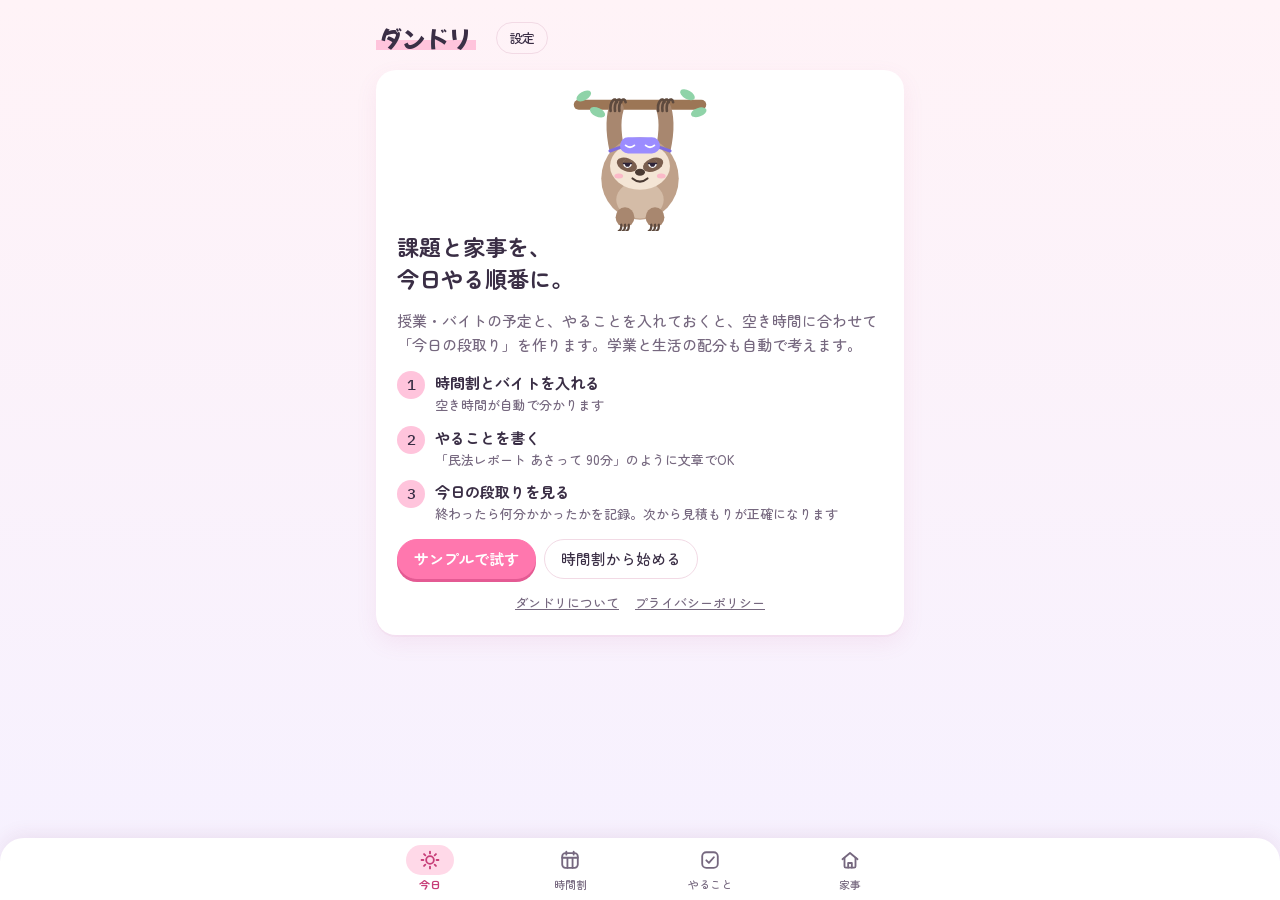
<file: index.html>
<!doctype html>
<html lang="ja">
<head>
<meta charset="utf-8">
<meta name="viewport" content="width=device-width,initial-scale=1,viewport-fit=cover">
<title>ダンドリ｜課題と家事を、今日やる順番に。</title>
<meta name="description" content="授業名を書くだけで締切が決まり、空き時間から「今日やる順番」を出す、大学生のための段取りアプリ。課題・家事・バイトのシフトをまとめて管理。">
<meta name="theme-color" content="#FFF3F7" media="(prefers-color-scheme: light)">
<meta name="theme-color" content="#18131F" media="(prefers-color-scheme: dark)">
<link rel="manifest" href="manifest.webmanifest">
<link rel="icon" href="favicon-32.png" sizes="32x32" type="image/png">
<link rel="apple-touch-icon" href="apple-touch-icon.png">
<meta name="apple-mobile-web-app-capable" content="yes">
<meta name="mobile-web-app-capable" content="yes">
<meta name="apple-mobile-web-app-title" content="ダンドリ">
<meta name="apple-mobile-web-app-status-bar-style" content="default">
<meta property="og:type" content="website">
<meta property="og:title" content="ダンドリ｜課題と家事を、今日やる順番に。">
<meta property="og:description" content="授業名を書くだけで締切が決まり、空き時間から「今日やる順番」を出す、大学生のための段取りアプリ。課題・家事・バイトのシフトをまとめて管理。">
<meta property="og:image" content="og-image.png">
<meta name="twitter:card" content="summary_large_image">
<script src="config.js"></script>
<link rel="preconnect" href="https://fonts.googleapis.com">
<link rel="preconnect" href="https://fonts.gstatic.com" crossorigin>
<link rel="stylesheet" href="https://fonts.googleapis.com/css2?family=IBM+Plex+Mono:wght@500&family=Mochiy+Pop+One&family=Zen+Maru+Gothic:wght@500;700&display=swap">
<style>
/* Layout: 手帳の「1日のページ」。上に使える時間と時間帯ストリップ、その下に今日の段取り。4つの画面は下のタブで切り替える */
:root{
  --paper:#FFF6F9; --surface:#FFFFFF; --sunk:#FCEBF2;
  --ink:#3A2E45; --ink-2:#76687F; --ink-3:#A496B0;
  --line:#F2DAE5; --grid:#F6E6EE;
  --study:#7C6CF2; --study-soft:#EEEBFF;
  --life:#1FA787; --life-soft:#DBF5EE;
  --other:#E5853F; --other-soft:#FFEDE1;
  --busy:#E9CFDC;
  --marker:#FFC4DC;
  --warn:#E04375; --warn-soft:#FFE4EC; --sun:#C8561A; --sun-btn:#FF8A3D; --sun-btn-ink:#3A1A05;
  --focus:#7C6CF2;
  --scrim:rgba(40,20,40,.42);
  --edit:#FFF8D6; --edit-line:#E3C445; --edit-ink:#8A6D00;
  --etc:#2F93D8; --etc-soft:#E0F1FF; --gc:#3D6BE0; --gc-soft:#E6ECFF; --band:rgba(124,108,242,.05); --stripe:#FBD6C0;
  --goal:#A06A00; --goal-soft:#FFF1C9;
  --accent:#FF77AE; --accent-ink:#FFFFFF; --accent-deep:#E45A93; --accent-soft:#FFD9E8; --accent-text:#C73E78; --pin-soft:#FFF0F6;
  --shadow:0 2px 0 rgba(200,90,140,.05),0 8px 22px rgba(200,90,140,.09);
  --bg:linear-gradient(180deg,#FFF3F7 0%,#F6F1FF 100%);
  --font-display:"Mochiy Pop One","Zen Maru Gothic","Hiragino Maru Gothic ProN",sans-serif;
  --font-body:"Zen Maru Gothic","Hiragino Maru Gothic ProN","Hiragino Sans","Noto Sans JP","Yu Gothic",system-ui,sans-serif;
  --font-mono:"IBM Plex Mono",ui-monospace,SFMono-Regular,Menlo,Consolas,monospace;
  --radius:20px;
}
@media (prefers-color-scheme: dark){
  :root:not([data-theme="light"]){
    --paper:#18131F; --surface:#221B2B; --sunk:#2C2436;
    --ink:#F3ECF6; --ink-2:#BBAFC6; --ink-3:#8A7E96;
    --line:#3A2F45; --grid:#2E2638;
    --study:#ADA2FF; --study-soft:#2D2750;
    --life:#62D9B8; --life-soft:#163229;
    --other:#F7B488; --other-soft:#3A2A1F;
    --busy:#4B3F57;
    --marker:#7A3558;
    --warn:#FF86A8; --warn-soft:#41202E; --sun:#FFA066; --sun-btn:#FF8A3D; --sun-btn-ink:#3A1A05;
    --focus:#ADA2FF;
    --scrim:rgba(0,0,0,.6);
    --edit:#28220F; --edit-line:#7A6B22; --edit-ink:#E8CF5A;
    --etc:#86CBF7; --etc-soft:#1B2C3B; --gc:#A3B9FF; --gc-soft:#222B45; --band:rgba(173,162,255,.06); --stripe:#4A3626;
    --goal:#F2C86B; --goal-soft:#3A2F17;
    --accent:#FF77AE; --accent-ink:#FFFFFF; --accent-deep:#C94A80; --accent-soft:#4A2238; --accent-text:#FF9CC5; --pin-soft:#3A1F2E;
    --shadow:0 1px 0 rgba(0,0,0,.25),0 8px 20px rgba(0,0,0,.28);
    --bg:#18131F;
    color-scheme:dark;
  }
}
:root[data-theme="dark"]{
  --paper:#18131F; --surface:#221B2B; --sunk:#2C2436;
  --ink:#F3ECF6; --ink-2:#BBAFC6; --ink-3:#8A7E96;
  --line:#3A2F45; --grid:#2E2638;
  --study:#ADA2FF; --study-soft:#2D2750;
  --life:#62D9B8; --life-soft:#163229;
  --other:#F7B488; --other-soft:#3A2A1F;
  --busy:#4B3F57;
  --marker:#7A3558;
  --warn:#FF86A8; --warn-soft:#41202E; --sun:#FFA066; --sun-btn:#FF8A3D; --sun-btn-ink:#3A1A05;
  --focus:#ADA2FF;
  --scrim:rgba(0,0,0,.6);
  --edit:#28220F; --edit-line:#7A6B22; --edit-ink:#E8CF5A;
  --etc:#86CBF7; --etc-soft:#1B2C3B; --gc:#A3B9FF; --gc-soft:#222B45; --band:rgba(173,162,255,.06); --stripe:#4A3626;
  --goal:#F2C86B; --goal-soft:#3A2F17;
  --accent:#FF77AE; --accent-ink:#FFFFFF; --accent-deep:#C94A80; --accent-soft:#4A2238; --accent-text:#FF9CC5; --pin-soft:#3A1F2E;
  --shadow:0 1px 0 rgba(0,0,0,.25),0 8px 20px rgba(0,0,0,.28);
  --bg:#18131F;
  color-scheme:dark;
}
*,*::before,*::after{box-sizing:border-box}
[hidden]{display:none!important}
html{background:var(--paper);background-image:var(--bg);min-height:100%}
body{background:transparent;color:var(--ink);font-family:var(--font-body);font-size:15px;font-weight:500;line-height:1.6;-webkit-font-smoothing:antialiased}
button,input,select{font:inherit;color:inherit}
.wrap{max-width:560px;margin:0 auto;padding-left:max(16px,env(safe-area-inset-left,0px));padding-right:max(16px,env(safe-area-inset-right,0px));padding-block:10px calc(96px + env(safe-area-inset-bottom,0px));display:grid;gap:16px}
.sr{position:absolute;width:1px;height:1px;overflow:hidden;clip:rect(0 0 0 0);white-space:nowrap}
.num{font-family:var(--font-mono);font-variant-numeric:tabular-nums}
:focus-visible{outline:2px solid var(--focus);outline-offset:2px}

/* header */
.top{display:flex;align-items:center;gap:10px;padding-block:4px 0}
.logo{font-family:var(--font-display);font-size:22px;line-height:1;letter-spacing:.03em;padding:2px 3px;background:linear-gradient(transparent 56%,var(--marker) 56%,var(--marker) 94%,transparent 94%)}
.sync{margin-left:auto;font-size:12px;color:var(--ink-2);display:inline-flex;align-items:center;gap:6px}
.sync::before{content:"";width:7px;height:7px;border-radius:50%;background:var(--ink-3)}
.sync.cloud::before{background:var(--life)}
.sync.local::before{background:var(--other)}
.samplebar{display:flex;flex-wrap:wrap;align-items:center;justify-content:space-between;gap:8px;padding:8px 12px;border:1px dashed var(--line);border-radius:10px;font-size:13px;color:var(--ink-2)}

/* buttons */
.btn{display:inline-flex;align-items:center;justify-content:center;gap:6px;min-height:40px;padding:6px 16px;border-radius:999px;border:1px solid var(--line);background:var(--surface);font-weight:500;cursor:pointer;white-space:nowrap}
.btn:hover{border-color:var(--ink-3)}
.btn.primary{background:var(--ink);color:var(--paper);border-color:var(--ink)}
.btn.ghost{background:transparent}
.btn.small{min-height:32px;padding:3px 12px;font-size:13px}
.btn.danger{color:var(--warn);border-color:var(--warn)}
.btn:disabled{opacity:.5;cursor:default}
.link{background:none;border:0;padding:0;color:var(--ink-2);font-size:13px;text-decoration:underline;text-underline-offset:3px;cursor:pointer}
.link.inv{color:var(--paper)}

/* segmented */
.seg{display:inline-flex;flex-wrap:wrap;gap:4px;padding:3px;border-radius:999px;background:var(--sunk)}
.seg button,.segopt span{display:inline-block;padding:4px 12px;border-radius:999px;border:0;background:transparent;font-size:13px;font-weight:500;cursor:pointer;color:var(--ink-2)}
.seg button[aria-pressed="true"],.segopt input:checked+span{background:var(--surface);color:var(--ink);box-shadow:0 0 0 1px var(--line)}
.segopt{position:relative}
.segopt input{position:absolute;opacity:0;width:1px;height:1px}
.segopt input:focus-visible+span{outline:2px solid var(--focus);outline-offset:1px}

/* today */
.daybar{display:flex;align-items:center;justify-content:space-between;gap:12px;flex-wrap:wrap}
.date{font-size:20px;font-weight:700;margin:0;font-variant-numeric:tabular-nums}
.alerts{display:grid;gap:6px}
.alert{display:grid;grid-template-columns:auto 1fr;gap:10px;align-items:baseline;padding:10px 12px;border-radius:10px;background:var(--warn-soft);font-size:14px}
.alert b{color:var(--warn);font-size:12px;letter-spacing:.04em;white-space:nowrap}
.alert.lv1{background:var(--sunk)}
.alert.lv1 b{color:var(--ink-2)}
.alert span{min-width:0;overflow-wrap:anywhere}
.hero{display:grid;gap:14px;padding:16px;background:var(--surface);border:1px solid var(--line);border-radius:var(--radius)}
.hero-top{display:flex;flex-wrap:wrap;justify-content:space-between;align-items:flex-end;gap:10px}
.cap-label{font-size:12px;color:var(--ink-2);letter-spacing:.06em}
.cap{font-family:var(--font-display);font-size:34px;line-height:1.15;font-variant-numeric:tabular-nums;margin-block:2px}
.cap mark{color:inherit;padding:0 3px;background:linear-gradient(transparent 58%,var(--marker) 58%,var(--marker) 92%,transparent 92%)}
.cap-sub{font-size:12px;color:var(--ink-2)}
.strip-wrap{display:grid;gap:4px}
.strip{position:relative;height:30px;border-radius:6px;background:var(--sunk);overflow:hidden}
.blk{position:absolute;top:0;bottom:0;display:block}
.blk.busy{background:repeating-linear-gradient(135deg,var(--busy) 0 4px,transparent 4px 8px)}
.blk.past{background:var(--grid)}
.blk.study{background:var(--study)}
.blk.life{background:var(--life)}
.blk.other{background:var(--other)}
.now{position:absolute;top:0;bottom:0;width:2px;background:var(--warn);display:block}
.ticks{position:relative;height:16px;font-size:11px;color:var(--ink-3)}
.ticks span{position:absolute;top:0;transform:translateX(-50%)}
.ticks span.l{transform:none}
.ticks span.r{transform:translateX(-100%)}
.legend{display:flex;flex-wrap:wrap;gap:4px 12px;font-size:12px;color:var(--ink-2)}
.legend span{display:inline-flex;align-items:center;gap:5px}
.sw{display:inline-block;width:12px;height:8px;border-radius:2px}
.sw.busy{background:repeating-linear-gradient(135deg,var(--busy) 0 2px,transparent 2px 4px);box-shadow:0 0 0 1px var(--busy)}
.sw.study{background:var(--study)} .sw.life{background:var(--life)} .sw.other{background:var(--other)}
.bal{display:grid;gap:6px}
.bal-head{display:flex;justify-content:space-between;gap:8px;font-size:13px;color:var(--ink-2)}
.bal-head b{color:var(--ink);font-weight:500;margin-left:4px}
.bal-track{position:relative}
.bal-bar{display:flex;height:10px;border-radius:5px;overflow:hidden;background:var(--sunk)}
.bal-bar i{display:block;height:100%}
.bal-bar i.study{background:var(--study)} .bal-bar i.life{background:var(--life)}
.bal-target{position:absolute;top:-4px;bottom:-4px;width:2px;background:var(--ink);transform:translateX(-1px)}
.bal-note{font-size:12px;color:var(--ink-3)}

/* adder */
.adder{display:grid;gap:8px;padding:12px;background:var(--surface);border:1px solid var(--line);border-radius:var(--radius)}
.adder-row{display:flex;gap:8px}
.adder-row input{flex:1;min-width:0}
.adder-opts{display:flex;justify-content:space-between;align-items:center;gap:8px;flex-wrap:wrap;font-size:13px;color:var(--ink-2)}
.tog{display:inline-flex;align-items:center;gap:6px;cursor:pointer}
.tog input{width:16px;height:16px;accent-color:var(--ink)}
.hint{font-size:12px;color:var(--ink-3)}
input[type=text],input[type=number],input[type=date],input[type=time],select{width:100%;min-width:0;min-height:40px;padding:6px 10px;border:1px solid var(--line);border-radius:8px;background:var(--paper)}
input[type=range]{width:100%;accent-color:var(--ink)}
textarea{font:inherit;color:inherit;width:100%;min-width:0;min-height:88px;padding:8px 10px;border:1px solid var(--line);border-radius:8px;background:var(--paper);resize:vertical}
textarea.code{font-family:var(--font-mono);font-size:12px;line-height:1.5;word-break:break-all}
.h3{font-size:14px;font-weight:700;margin:0}
.backup{display:grid;gap:8px;padding:12px 14px;border-radius:10px;border:1px dashed var(--other);background:var(--other-soft);font-size:14px}
.backup .acts,.inapp .acts{display:flex;flex-wrap:wrap;gap:8px}
.inapp{display:grid;gap:8px;padding:10px 12px;border-radius:10px;background:var(--warn-soft);font-size:13px}
.inapp b{color:var(--warn)}
.inapp.a2hs{background:var(--sunk)}
.inapp.a2hs b{color:var(--ink)}
.preview{display:grid;gap:4px;font-size:14px;padding:10px 12px;border-radius:8px;background:var(--sunk)}
.warnnote{color:var(--warn)}

/* sections, lists */
.sect{display:grid;gap:10px}
.h1{font-size:22px;font-weight:700;margin:2px 0 0;text-wrap:balance}
.h2{font-size:16px;font-weight:700;margin:0;display:flex;align-items:baseline;justify-content:space-between;gap:8px;flex-wrap:wrap}
.h2-sub{font-size:12px;font-weight:500;color:var(--ink-2)}
.note{font-size:13px;color:var(--ink-2);margin:0}
.plan{display:grid;gap:8px}
.item{display:grid;grid-template-columns:3.4em 1fr auto;gap:12px;align-items:center;padding:12px;background:var(--surface);border:1px solid var(--line);border-radius:var(--radius)}
.item.ordered{grid-template-columns:32px 1fr auto}
.ord{width:32px;height:32px;border-radius:50%;display:grid;place-items:center;background:var(--sunk);font-family:var(--font-mono);font-weight:500;font-size:15px;color:var(--ink-2)}
.ord.first{background:var(--marker);color:var(--ink)}
.item.is-next{border-color:var(--ink-3);padding-block:16px}
.item.is-next .title{font-size:17px}
.nextlabel{font-size:12px;font-weight:700;letter-spacing:.06em;color:var(--ink-2);margin-bottom:2px}
.sw.free{background:var(--sunk);box-shadow:inset 0 0 0 1px var(--line)}
.time{display:grid;font-family:var(--font-mono);font-size:12px;line-height:1.35;color:var(--ink-2);font-variant-numeric:tabular-nums}
.time span:first-child{color:var(--ink);font-size:13px}
.body{min-width:0}
.title{font-weight:700;overflow-wrap:anywhere;line-height:1.45}
.meta{display:flex;flex-wrap:wrap;align-items:center;gap:4px 8px;margin-top:4px;font-size:12px;color:var(--ink-2)}
.tag{display:inline-flex;align-items:center;padding:1px 8px;border-radius:999px;font-size:12px;font-weight:500;line-height:1.6}
.tag.study{background:var(--study-soft);color:var(--study)}
.tag.life{background:var(--life-soft);color:var(--life)}
.tag.other{background:var(--other-soft);color:var(--other)}
.tag.hot{background:var(--warn-soft);color:var(--warn)}
.tag.plain{background:var(--sunk);color:var(--ink-2)}
.check{width:36px;height:36px;border-radius:50%;border:2px solid var(--line);background:var(--surface);cursor:pointer;display:grid;place-items:center;flex:none}
.check::after{content:"✓";font-size:16px;font-weight:700;color:var(--ink-3)}
.check.study{border-color:var(--study)} .check.life{border-color:var(--life)} .check.other{border-color:var(--other)}
.check:hover::after{color:var(--ink)}
.prio{font-size:12px;color:var(--ink-2)}
.rest{display:grid;gap:0;border:1px solid var(--line);border-radius:var(--radius);background:var(--surface)}
.rrow{display:flex;justify-content:space-between;gap:12px;padding:10px 12px;border-top:1px solid var(--line);font-size:14px}
.rrow:first-child{border-top:0}
.rrow .meta{margin:0;flex:none}
.empty{padding:16px;border:1px dashed var(--line);border-radius:var(--radius);color:var(--ink-2);font-size:14px;display:grid;gap:10px;justify-items:start}
.foot{font-size:12px;color:var(--ink-3);margin:0}
details.done{border:1px solid var(--line);border-radius:var(--radius);background:var(--surface);padding:0 12px}
details.done summary{cursor:pointer;padding:10px 0;font-size:14px;font-weight:500}
.drow{display:flex;justify-content:space-between;gap:12px;padding:8px 0;border-top:1px solid var(--line);font-size:14px;color:var(--ink-2)}
.tlist{display:grid;gap:8px}
.trow{display:grid;grid-template-columns:auto 1fr auto;gap:12px;align-items:center;padding:12px;background:var(--surface);border:1px solid var(--line);border-radius:var(--radius)}
.trow.two{grid-template-columns:1fr auto}
.days .segopt input:checked+span{background:var(--ink);color:var(--paper);border-color:var(--ink);box-shadow:none}
.grade{display:inline-grid;place-items:center;min-width:28px;height:20px;padding:0 6px;border-radius:6px;font-family:var(--font-mono);font-size:12px;font-weight:500;letter-spacing:.02em;line-height:1;background:var(--sunk);color:var(--ink-2)}
.grade.big{min-width:36px;height:32px;font-size:15px;border-radius:8px}
.g-SS{background:var(--warn);color:var(--paper)}
.g-S{background:var(--warn-soft);color:var(--warn)}
.g-A{background:var(--marker);color:var(--ink)}
.g-B{background:var(--sunk);color:var(--ink)}
.g-C{background:var(--sunk);color:var(--ink-2)}
.g-D,.g-E{background:transparent;color:var(--ink-3);box-shadow:inset 0 0 0 1px var(--line)}
.drow .gdesc{flex:1;color:var(--ink)}
.drow:has(.grade){justify-content:flex-start;align-items:center}
.gnote{padding:8px 0 10px}
.presets{display:flex;flex-wrap:wrap;gap:6px;align-items:center}
.presets-label{font-size:12px;color:var(--ink-2);margin-right:4px}
.chip{padding:4px 12px;border-radius:999px;border:1px solid var(--line);background:var(--surface);font-size:13px;cursor:pointer}
.chip:hover{border-color:var(--life)}

/* timetable */
.tt-wrap{overflow-x:auto;border:1px solid var(--line);border-radius:var(--radius);background:var(--surface)}
.tt{border-collapse:collapse;width:100%;min-width:330px;table-layout:fixed}
.tt th,.tt td{border-bottom:1px solid var(--grid);padding:4px}
.tt thead th{font-size:13px;font-weight:700;padding-block:8px;color:var(--ink-2)}
.tt tbody th{text-align:left;font-weight:500}
.tt thead th:first-child{width:3.2em}
.tt tr:last-child th,.tt tr:last-child td{border-bottom:0}
.pn{display:block;font-weight:700;font-size:14px}
.pt{display:block;font-family:var(--font-mono);font-size:10.5px;color:var(--ink-3)}
.cell{width:100%;min-height:44px;padding:4px;border-radius:6px;border:1px dashed var(--line);background:transparent;font-size:12px;line-height:1.3;color:var(--ink-3);cursor:pointer;overflow-wrap:anywhere}
.cell.on{border:0;background:var(--study-soft);color:var(--study);font-weight:500}
.cell{position:relative}
.cell .wkdot{position:absolute;top:4px;right:4px;width:7px;height:7px;border-radius:50%;background:var(--study)}
.tag.wk{background:var(--sunk);color:var(--ink-2)}
.tag.etc{background:var(--etc-soft);color:var(--etc)}
/* 時間割：時間の目盛りで1週間（見る／編集） */
.h1row{display:flex;align-items:center;justify-content:space-between;gap:8px}
.h1row .btn svg{width:14px;height:14px}
.wk-card{background:var(--surface);border:1px solid var(--line);border-radius:var(--radius);padding:8px 6px 10px 4px}
.wk-card.editing{background:var(--edit);border-color:var(--edit-line)}
.wk-head{display:grid;grid-template-columns:40px repeat(7,minmax(0,1fr));font-size:12px;font-weight:700;color:var(--ink-2);text-align:center;margin-bottom:6px}
.wk-head .sun{color:var(--warn)}
.wk-d{display:grid;justify-items:center;gap:2px}
.wk-d .w{font-size:11px}
.wk-d .n{font-size:14px;font-weight:700;color:var(--ink);width:26px;height:26px;border-radius:50%;display:flex;align-items:center;justify-content:center;font-family:var(--font-mono)}
.wk-d.sun .w,.wk-d.sun .n{color:var(--warn)}
.wk-d.past .n{color:var(--ink-3)}
.wk-d.today .n{background:var(--ink);color:var(--paper)}
.wk-d .cnt{display:inline-flex;align-items:center;gap:2px;height:15px;padding:0 5px;border-radius:8px;font-size:10px;font-family:var(--font-mono);font-weight:700;background:var(--ink);color:var(--paper)}
.wk-d .cnt.u{background:var(--warn)}
.wk-d .cnt::before{content:"";width:5px;height:7px;background:currentColor;clip-path:polygon(0 0,100% 50%,0 100%)}
.wk-d .cnt.none{visibility:hidden}
.wk-nav{display:flex;align-items:center;gap:8px}
.wk-arr{width:36px;height:36px;flex:none;border-radius:50%;border:1px solid var(--line);background:var(--surface);font-size:18px;line-height:1;color:var(--ink-2);cursor:pointer}
.wk-range{flex:1;display:grid;justify-items:center;gap:1px;text-align:center}
.wk-range b{font-size:15px}
.wk-range span,.wk-range .link{font-size:12px;color:var(--ink-2)}
.wk-dl{position:absolute;left:0;right:0;height:16px;margin:0;padding:0;border:0;background:transparent;cursor:pointer;z-index:3;--c:var(--ink)}
.wk-dl.u{--c:var(--warn)}
.wk-dl::before{content:"";position:absolute;left:0;right:0;top:7px;border-top:1.5px solid var(--c)}
.wk-dl::after{content:"";position:absolute;left:-1px;top:2px;width:9px;height:12px;background:var(--c);clip-path:polygon(0 0,100% 50%,0 100%)}
.wk-legend .flg{display:inline-block;width:8px;height:10px;background:var(--warn);clip-path:polygon(0 0,100% 50%,0 100%);margin-right:4px;vertical-align:-1px}
.wk-legend .nowk{display:inline-block;width:14px;height:0;border-top:1.5px solid var(--ink);margin-right:4px;vertical-align:3px}
.wk-dlist{display:grid;gap:6px}
.wk-drow{display:grid;grid-template-columns:auto minmax(0,1fr) auto;gap:10px;align-items:center;width:100%;text-align:left;background:var(--surface);border:1px solid var(--line);border-radius:10px;padding:7px 10px;font:inherit;color:inherit;cursor:pointer}
.wk-drow .when{font-family:var(--font-mono);font-size:11px;color:var(--ink-2);line-height:1.3;text-align:center;min-width:50px}
.wk-drow .when b{display:block;font-family:var(--font-body);font-size:12px;color:var(--ink)}
.wk-drow .ttl{font-size:14px;font-weight:700;line-height:1.35}
.wk-drow .ttl small{display:block;font-size:12px;font-weight:500;color:var(--ink-2)}
.wk-drow.done{opacity:.6}
.wk-drow.done .ttl{text-decoration:line-through}
.wk-drow .chk{color:var(--ink-3);font-size:14px;padding:0 8px}
.wk-pop .prow{display:flex;align-items:center;gap:6px;margin-top:4px}
.datebtn{display:inline-flex;align-items:center;gap:6px;border:1px solid var(--line);background:var(--surface);border-radius:12px;padding:4px 10px 4px 8px;font:inherit;font-size:20px;font-weight:700;color:var(--ink);cursor:pointer;font-variant-numeric:tabular-nums}
.datebtn svg{width:18px;height:18px;color:var(--ink-2);flex:none}
.datebtn .car{font-size:11px;color:var(--ink-2)}
.wk-range .rbtn{border:0;background:transparent;font:inherit;font-size:15px;font-weight:700;color:var(--ink);display:inline-flex;align-items:center;gap:5px;cursor:pointer;padding:2px 4px}
.wk-range .rbtn svg{width:15px;height:15px;color:var(--ink-2)}
.mc{display:grid;gap:12px}
.mc-h{display:flex;align-items:center;gap:8px}
.mc-h b{flex:1;font-size:18px}
.mc-g{display:grid;grid-template-columns:repeat(7,minmax(0,1fr));gap:2px}
.mc-w{font-size:11px;font-weight:700;color:var(--ink-2);text-align:center;padding-bottom:4px}
.mc-w.sun{color:var(--warn)}
.mc-d{height:58px;border:0;border-radius:10px;background:transparent;font:inherit;color:var(--ink);display:flex;flex-direction:column;align-items:center;gap:3px;padding:4px 2px;cursor:pointer;min-width:0}
.mc-d .n{font-family:var(--font-mono);font-size:14px;width:26px;height:26px;border-radius:50%;display:flex;align-items:center;justify-content:center}
.mc-d.out .n{color:var(--ink-3);opacity:.6}
.mc-d.past .n{color:var(--ink-3)}
.mc-d.sun .n{color:var(--warn)}
.mc-d.today .n{box-shadow:inset 0 0 0 2px var(--ink)}
.mc-d.sel{background:var(--sunk)}
.mc-d.sel .n{background:var(--ink);color:var(--paper)}
.mc-d .cnt{display:inline-flex;align-items:center;gap:2px;height:14px;padding:0 4px;border-radius:7px;font-size:9.5px;font-family:var(--font-mono);font-weight:700;background:var(--ink);color:var(--paper)}
.mc-d .cnt.u{background:var(--warn)}
.mc-d .cnt::before{content:"";width:4px;height:6px;background:currentColor;clip-path:polygon(0 0,100% 50%,0 100%)}
.mc-d .sh{display:block;width:22px;height:4px;border-radius:2px;background:repeating-linear-gradient(135deg,var(--other) 0 3px,var(--stripe) 3px 5px)}
.mc-d.past .sh,.mc-d.out .sh{opacity:.45}
.mc-legend{display:flex;gap:6px 12px;flex-wrap:wrap;font-size:11px;color:var(--ink-2);align-items:center}
.mc-legend i{display:inline-block;vertical-align:-1px;margin-right:4px}
.mc-day{border-top:1px solid var(--line);padding-top:12px;display:grid;gap:8px}
.mc-day h3{margin:0;font-size:16px}
.mc-sec{display:grid;gap:4px}
.mc-sec .lab{font-size:12px;font-weight:700;color:var(--ink-2)}
.mrow{display:grid;grid-template-columns:auto minmax(0,1fr) auto;gap:10px;align-items:center;width:100%;text-align:left;font:inherit;font-size:14px;color:var(--ink);padding:7px 10px;border-radius:8px;background:var(--paper);border:0}
button.mrow{cursor:pointer}
.mrow .tm{font-family:var(--font-mono);font-size:12px;color:var(--ink-2);min-width:44px}
.mrow .k{width:4px;align-self:stretch;border-radius:2px}
.mrow.done{opacity:.55}
.mrow.done .t{text-decoration:line-through}
.wk-pop .pacts{display:flex;gap:6px;margin-top:8px}
.wk-pop .stag{display:inline-block;font-size:10px;font-weight:700;background:var(--other-soft);color:var(--other);border-radius:4px;padding:0 5px;margin-left:5px;vertical-align:1px}
.btn.accent{background:var(--other-soft);border-color:var(--other);color:var(--other);font-weight:700}
.h1row .h1{margin-right:auto}
.h1row{justify-content:flex-start}
.wk-blk.shift{background:repeating-linear-gradient(135deg,var(--other-soft) 0 5px,var(--stripe) 5px 9px);color:var(--other);border-left:3px solid var(--other);font-weight:700}
.wk-blk.gcal{background:var(--gc-soft);color:var(--gc);border-left:3px solid var(--gc);font-weight:700}
.wk-legend .gc-i{background:var(--gc-soft);box-shadow:inset 3px 0 0 var(--gc)}
.wk-pop .stag.g{background:var(--gc-soft);color:var(--gc)}
.mc-d .gc{display:block;width:22px;height:4px;border-radius:2px;background:var(--gc)}
.wk-blk.ev{background:var(--gc-soft);color:var(--gc);border-left:3px solid var(--gc);font-weight:700}
.wk-blk.pin{background:var(--pin-soft);color:var(--accent-text);border:1.5px dashed var(--accent);border-left:3px solid var(--accent);font-weight:700}
.wk-blk.pin.done{opacity:.5;text-decoration:line-through}
.wk-blk .ck{position:absolute;right:2px;bottom:2px;width:14px;height:14px;border-radius:50%;background:var(--accent-text);color:var(--surface);font-size:9px;display:flex;align-items:center;justify-content:center}
.wk-legend .pin-i{background:var(--pin-soft);box-shadow:inset 3px 0 0 var(--accent);outline:1.5px dashed var(--accent);outline-offset:-1.5px}
.wk-pop .stag.ev{background:var(--gc-soft);color:var(--gc)}
.wk-pop .stag.pin{background:var(--pin-soft);color:var(--accent-text)}
.mc-d .dots{display:flex;gap:3px;height:7px}
.mc-d .dots i{display:block;width:7px;height:7px;border-radius:50%}
.mc-d .dots .s{background:var(--other)} .mc-d .dots .e{background:var(--gc)} .mc-d .dots .p{background:var(--accent)}
.mc-d.past .dots,.mc-d.out .dots{opacity:.45}
.mc-legend .dt{width:8px;height:8px;border-radius:50%}
.mrow .end{font-family:var(--font-mono);font-size:11px;color:var(--ink-3);margin-left:4px}
.tag.pin{background:var(--pin-soft);color:var(--accent-text);font-weight:700}
.qhint{margin:8px 2px 0;font-size:13px;font-weight:700;line-height:1.5;border-radius:10px;padding:7px 10px;background:var(--gc-soft);color:var(--gc)}
.qhint.pin{background:var(--pin-soft);color:var(--accent-text);box-shadow:inset 0 0 0 1.5px var(--accent-soft)}
.qhint b{font-family:var(--font-mono);font-weight:500;white-space:nowrap}
.kind2{display:grid;grid-template-columns:1fr 1fr;gap:8px}
.kind2 button{font:inherit;font-size:14px;font-weight:700;border-radius:14px;border:1.5px solid var(--line);background:var(--surface);color:var(--ink-2);padding:10px 6px;line-height:1.35;cursor:pointer}
.kind2 button small{display:block;font-size:11px;font-weight:500;color:var(--ink-3)}
.kind2 button[aria-pressed="true"]{border-color:var(--accent);background:var(--pin-soft);color:var(--accent-text);box-shadow:0 0 0 2px var(--accent-soft)}
.kind2 button.ev[aria-pressed="true"]{border-color:var(--gc);background:var(--gc-soft);color:var(--gc);box-shadow:0 0 0 2px var(--gc-soft)}
.wk-warn{display:flex;align-items:center;gap:8px}
.wk-warn b{flex:none;display:flex;align-items:center;justify-content:center;width:18px;height:18px;border-radius:50%;background:var(--warn);color:var(--surface);font-size:12px}
.gsync{display:flex;align-items:center;justify-content:space-between;gap:8px;font-size:13px;color:var(--ink-2);padding:8px 8px 8px 14px;border:1px dashed var(--line);border-radius:14px;margin:0 0 12px}
.gcals{display:grid;gap:8px}
.gbtns{display:flex;gap:8px;flex-wrap:wrap}
.plinks{display:flex;gap:16px;flex-wrap:wrap;justify-content:center}
.plinks a{color:var(--ink-2)}
.beta{font-size:11px;font-weight:700;color:var(--gc);background:var(--gc-soft);border-radius:999px;padding:2px 8px;white-space:nowrap}
.wk-legend .shift-i{background:repeating-linear-gradient(135deg,var(--other-soft) 0 3px,var(--stripe) 3px 5px);box-shadow:inset 3px 0 0 var(--other)}
.sf-chips{display:flex;flex-wrap:wrap;gap:6px}
.sf-chip{border:1px solid var(--line);border-radius:999px;padding:5px 12px;font:inherit;font-size:13px;background:var(--surface);color:var(--ink);cursor:pointer}
.sf-chip.on{background:var(--ink);color:var(--paper);border-color:var(--ink);font-weight:700}
.sf-chip.add{border-style:dashed;color:var(--ink-2)}
.sf-chip.add.on{border-style:solid;color:var(--paper)}
.sf-chip.mono{font-family:var(--font-mono)}
.sf-cal{border:1px solid var(--line);border-radius:12px;padding:8px;display:grid;gap:6px}
.sf-cal .mh{display:flex;align-items:center;justify-content:space-between;gap:8px;font-size:13px;font-weight:700}
.sf-cal .mg{display:grid;grid-template-columns:repeat(7,minmax(0,1fr));gap:4px;text-align:center}
.sf-cal .mw{font-size:11px;color:var(--ink-2);font-weight:700}
.sf-cal .mw.sun{color:var(--warn)}
.sf-cal .md{position:relative;height:40px;border:0;border-radius:10px;background:transparent;font:inherit;font-family:var(--font-mono);font-size:14px;color:var(--ink);cursor:pointer;padding:0}
.sf-cal .md.sun{color:var(--warn)}
.sf-cal .md.past{color:var(--ink-3);cursor:default}
.sf-cal .md.today{box-shadow:inset 0 0 0 2px var(--ink)}
.sf-cal .md.on{background:var(--ink);color:var(--paper);font-weight:700}
.sf-cal .md i{position:absolute;bottom:4px;left:50%;width:4px;height:4px;margin-left:-2px;border-radius:50%;background:var(--other)}
.sf-cal .md.on i{background:var(--paper)}
.sf-cal .note{font-size:11px}
.sf-range{display:flex;align-items:center;gap:8px}
.sf-range input[type=time]{width:auto;max-width:9em}
.sf-picked{display:grid;gap:6px}
.sf-row{display:grid;grid-template-columns:auto minmax(0,1fr) auto;gap:6px;align-items:center;border:1px solid var(--line);border-radius:10px;padding:6px 6px 6px 10px}
.sf-row.ov{border-color:var(--warn)}
.sf-row .d{font-size:13px;font-weight:700;min-width:56px}
.sf-row .t{display:flex;align-items:center;gap:4px;min-width:0}
.sf-row .t input[type=time]{flex:1 1 0;width:auto;min-width:0;max-width:none;min-height:34px;padding:2px 4px;font-size:13px;letter-spacing:-.01em}
.sf-row .x{border:0;background:transparent;font-size:18px;color:var(--ink-3);width:30px;height:34px;padding:0;cursor:pointer}
.sf-row .w{grid-column:1/-1;font-size:12px;color:var(--warn);background:var(--warn-soft);border-radius:6px;padding:3px 8px}
.wk-pop .pacts button{border:0;border-radius:999px;padding:4px 11px;font:inherit;font-size:12px;font-weight:700;background:var(--paper);color:var(--ink);cursor:pointer}
.wk-pop .pacts button.g{background:transparent;color:var(--paper);box-shadow:inset 0 0 0 1px currentColor}
.wk-body{position:relative;display:grid;grid-template-columns:40px repeat(7,minmax(0,1fr))}
.wk-axis{position:relative}
.wk-axis .h{position:absolute;right:5px;transform:translateY(-50%);font-size:10px;font-family:var(--font-mono);color:var(--ink-3)}
.wk-axis .pn{position:absolute;left:1px;transform:translateY(-50%);width:17px;height:17px;border-radius:50%;background:var(--sunk);color:var(--ink-2);font-size:10px;font-weight:700;display:flex;align-items:center;justify-content:center}
.editing .wk-axis .pn{background:var(--ink);color:var(--paper)}
.wk-col{position:relative;border-left:1px solid var(--grid)}
.wk-hl{position:absolute;left:40px;right:0;height:0;border-top:1px solid var(--grid);pointer-events:none}
.wk-band{position:absolute;left:40px;right:0;background:var(--band);pointer-events:none}
.editing .wk-band{background:transparent}
.wk-blk{position:absolute;left:2px;right:2px;margin:0;border:0;border-radius:6px;font:inherit;font-size:10px;line-height:1.2;padding:3px;overflow:hidden;font-weight:500;text-align:left;display:block;cursor:pointer;overflow-wrap:anywhere;z-index:1}
.wk-blk .tm{display:block;font-family:var(--font-mono);font-size:8.5px;letter-spacing:-.02em;white-space:nowrap;opacity:.85;margin-top:1px}
.wk-blk.cls{background:var(--study-soft);color:var(--study);border-left:3px solid var(--study)}
.wk-blk.job{background:var(--other-soft);color:var(--other);border-left:3px solid var(--other);font-weight:700}
.wk-blk.cir{background:var(--life-soft);color:var(--life);border-left:3px solid var(--life);font-weight:700}
.wk-blk.etc{background:var(--etc-soft);color:var(--etc);border-left:3px solid var(--etc);font-weight:700}
.editing .wk-blk{box-shadow:0 1px 2px rgba(0,0,0,.12)}
.wk-blk.ovl{box-shadow:inset 0 0 0 2px var(--warn)}
.wk-blk .ov{position:absolute;right:2px;bottom:2px;width:14px;height:14px;border-radius:50%;background:var(--warn);color:var(--paper);font-size:10px;font-weight:700;display:flex;align-items:center;justify-content:center}
.wk-blk .wkdot{position:absolute;top:3px;right:3px;width:6px;height:6px;border-radius:50%;background:var(--study)}
.wk-slot{position:absolute;left:2px;right:2px;margin:0;padding:0;border:1.5px dashed var(--edit-line);border-radius:6px;background:transparent;color:var(--edit-ink);font-size:15px;line-height:1;cursor:pointer;display:flex;align-items:center;justify-content:center}
.wk-now{position:absolute;left:0;right:0;height:0;border-top:1.5px solid var(--ink);opacity:.8;z-index:2;pointer-events:none}
.wk-now::before{content:"";position:absolute;left:-3px;top:-4px;width:6px;height:6px;border-radius:50%;background:var(--ink)}
.wk-pop{position:absolute;z-index:5;max-width:260px;background:var(--ink);color:var(--paper);border-radius:10px;padding:8px 11px;font-size:12px;line-height:1.55;box-shadow:0 8px 22px rgba(0,0,0,.25)}
.wk-pop b{font-size:13px}
.wk-pop .sub{opacity:.72;font-size:11px}
.wk-pop .warnline{color:var(--warn-soft);font-weight:700}
.wk-banner{display:flex;gap:10px;align-items:flex-start;background:var(--edit);border:1px solid var(--edit-line);border-radius:10px;padding:8px 12px;font-size:13px;line-height:1.55}
.wk-banner b{white-space:nowrap;color:var(--edit-ink)}
.wk-legend{display:flex;gap:6px 14px;flex-wrap:wrap;font-size:12px;color:var(--ink-2)}
.wk-legend i{display:inline-block;width:10px;height:10px;border-radius:3px;margin-right:4px;vertical-align:-1px}
.wk-warn{font-size:12.5px;color:var(--warn);background:var(--warn-soft);border-radius:8px;padding:7px 10px;line-height:1.55}
.acts{display:flex;flex-wrap:wrap;gap:8px}

/* intro */
.intro{display:grid;gap:14px;padding:20px;background:var(--surface);border:1px solid var(--line);border-radius:var(--radius)}
.intro-h{font-size:22px;line-height:1.45;margin:0;text-wrap:balance}
.intro p{margin:0;color:var(--ink-2)}
.steps{margin:0;padding:0;list-style:none;counter-reset:s;display:grid;gap:10px}
.steps li{counter-increment:s;display:grid;grid-template-columns:28px 1fr;column-gap:10px}
.steps li::before{content:counter(s);grid-row:span 2;width:28px;height:28px;border-radius:50%;display:grid;place-items:center;background:var(--marker);font-family:var(--font-mono);font-weight:500;color:var(--ink)}
.steps b{font-weight:700}
.steps span{font-size:13px;color:var(--ink-2)}
.intro-acts{display:flex;flex-wrap:wrap;gap:8px}

/* tabs */
.tabs{position:fixed;left:0;right:0;bottom:0;z-index:20;background:var(--surface);border-top:1px solid var(--line);padding-bottom:env(safe-area-inset-bottom,0px);padding-left:max(16px,env(safe-area-inset-left,0px));padding-right:max(16px,env(safe-area-inset-right,0px))}
.tabs-in{max-width:560px;margin:0 auto;display:grid;grid-template-columns:repeat(4,1fr)}
.tabs button{min-height:56px;border:0;background:none;font-size:13px;font-weight:500;color:var(--ink-2);cursor:pointer;position:relative}
.tabs button[aria-current="page"]{color:var(--ink);font-weight:700}
.tabs button[aria-current="page"]::after{content:"";position:absolute;left:30%;right:30%;bottom:10px;height:5px;border-radius:3px;background:var(--marker)}

/* sheet */
.scrim{position:fixed;inset:0;z-index:40;background:var(--scrim);display:flex;align-items:flex-end;justify-content:center}
.sheet{width:100%;max-width:560px;max-height:88%;overflow-y:auto;background:var(--surface);border-radius:16px 16px 0 0;padding-block:18px calc(20px + env(safe-area-inset-bottom,0px));padding-left:max(16px,env(safe-area-inset-left,0px));padding-right:max(16px,env(safe-area-inset-right,0px));display:grid;gap:14px}
.sh-title{font-size:18px;font-weight:700;margin:0;overflow-wrap:anywhere}
.sh-acts{display:flex;flex-wrap:wrap;gap:8px}
.f{display:grid;gap:4px;min-width:0}
.f label,.flabel{font-size:12px;color:var(--ink-2);font-weight:500}
.f .link{justify-self:start;margin-top:2px}
.callist{display:grid;border:1px solid var(--line);border-radius:var(--radius);background:var(--surface)}
.crow{display:grid;gap:2px;padding:10px 12px;border-top:1px solid var(--line);min-width:0}
.crow:first-child{border-top:0}
.crow .meta{margin-top:0}
.howto{margin:0 0 4px;padding-left:1.4em;display:grid;gap:4px;font-size:14px}
.rowcard .link{justify-self:start}
.rowcard input[type=time]{width:auto;max-width:11em;justify-self:start}
.morning{display:grid;gap:8px;padding:16px;border-radius:var(--radius);background:var(--surface);border:1px solid var(--line)}
.greet{margin:0;font-size:13px;font-weight:700;letter-spacing:.04em;color:var(--ink-2)}
.mline{margin:0;font-size:17px;line-height:1.6;font-weight:500;overflow-wrap:anywhere}
.mline b{font-weight:700;padding:0 2px;background:linear-gradient(transparent 60%,var(--marker) 60%,var(--marker) 92%,transparent 92%)}
.streak{display:grid;grid-template-columns:auto 1fr;gap:14px;align-items:center;margin-top:4px;padding-top:12px;border-top:1px dashed var(--line)}
.snum{display:flex;align-items:baseline;gap:2px;min-width:3.2em}
.snum b{font-family:var(--font-display);font-weight:400;font-size:32px;line-height:1;font-variant-numeric:tabular-nums}
.snum span{font-size:14px;font-weight:700}
.stext{display:grid;gap:1px;font-size:14px;min-width:0}
.slabel{font-size:11px;font-weight:700;letter-spacing:.08em;color:var(--ink-3)}
.ssub{font-size:12px;color:var(--ink-3)}
.autonote{padding:8px 10px;border-radius:8px;background:var(--study-soft);color:var(--study)}
.f2{display:grid;grid-template-columns:repeat(2,minmax(0,1fr));gap:10px}
.f2 input{min-width:0;max-width:100%}
/* iPhoneの日付・時刻の欄が、中身の幅に引っぱられて横にはみ出すのを防ぐ */
input[type=time],input[type=date]{-webkit-appearance:none;appearance:none;min-width:0}
input::-webkit-date-and-time-value{text-align:left}
.rowcard{display:grid;gap:10px;padding:12px;border:1px solid var(--line);border-radius:10px}
.stepper{display:flex;gap:6px;align-items:center}
.stepper input{width:6em;flex:none;text-align:center}
.days{display:flex;flex-wrap:wrap;gap:4px}
.ptimes{display:grid;gap:6px}
.prow{display:grid;grid-template-columns:2.4em 1fr auto 1fr;gap:6px;align-items:center;font-size:13px}
.kv{display:flex;justify-content:space-between;gap:8px;font-size:13px;color:var(--ink-2)}
.toast{position:fixed;z-index:50;left:50%;transform:translateX(-50%);bottom:calc(68px + env(safe-area-inset-bottom,0px));width:min(520px,calc(100% - 32px));display:flex;justify-content:space-between;align-items:center;gap:12px;padding:10px 14px;border-radius:10px;background:var(--ink);color:var(--paper);font-size:14px}

/* ===== パステルの見た目（カードは枠線なし＋ふんわり影） ===== */
.morning,.adder,.item,.trow,details.done,.rest,.wk-card,.wk-drow,.callist,.intro{border-color:transparent;box-shadow:var(--shadow)}
.item.is-next{border:2.5px solid var(--accent)}
.item.pinned{border:2px dashed var(--accent);background:var(--pin-soft)}
.item.pinned.ordered{grid-template-columns:3.4em 1fr auto}
.item.pinned .time{color:var(--accent-text)}
.yrow{display:grid;grid-template-columns:3.4em 1fr auto;gap:12px;align-items:center;width:100%;padding:9px 12px;border:1.5px dashed var(--line);border-radius:var(--radius);background:transparent;font:inherit;text-align:left;color:var(--ink-2)}
button.yrow{cursor:pointer}
.yrow .tm{font-family:var(--font-mono);font-size:12px;line-height:1.35;color:var(--ink-3)}
.yrow .yt{font-weight:700;font-size:14px;color:var(--ink-2);min-width:0;overflow-wrap:anywhere}
.yrow .ytag{font-size:11px;font-weight:700;color:var(--gc);background:var(--gc-soft);border-radius:999px;padding:1px 9px}
.alert{border-radius:16px}
.check{border-width:2.5px}
.btn.primary{background:var(--accent);color:var(--accent-ink);border-color:var(--accent);font-weight:700;box-shadow:0 3px 0 var(--accent-deep)}
.btn.primary:active{transform:translateY(2px);box-shadow:0 1px 0 var(--accent-deep)}
.btn.primary:hover{border-color:var(--accent)}
.ord.first{background:var(--accent);color:#fff}
.wk-d.today .n{background:var(--accent);color:#fff}
.logo{font-size:23px;letter-spacing:.02em;font-weight:400}
.toast{border-radius:16px}
[data-act=ics]{white-space:normal;text-align:left}
.tabs{border-top:0;box-shadow:0 -4px 18px rgba(120,40,80,.08);border-radius:24px 24px 0 0}
.tabs button{display:flex;flex-direction:column;align-items:center;justify-content:center;gap:1px;min-height:62px;font-size:11px}
.tabs .ti{width:48px;height:30px;border-radius:15px;display:grid;place-items:center}
.tabs .ti svg{width:22px;height:22px}
.tabs button[aria-current="page"]{color:var(--accent-text)}
.tabs button[aria-current="page"]::after{display:none}
.tabs button[aria-current="page"] .ti{background:var(--accent-soft)}
/* 「？」：押すと説明が出る */
.qm{display:inline-grid;place-items:center;width:20px;height:20px;padding:0;border-radius:50%;border:1.5px solid var(--ink-3);background:transparent;color:var(--ink-3);font-size:11px;font-weight:700;line-height:1;cursor:pointer;margin-left:6px;vertical-align:2px;flex:none}
.h2 .qm{margin-right:auto}
.h1 .qm{vertical-align:4px}
.help p{margin:0;font-size:14px;line-height:1.7}
.help .drow{color:var(--ink)}
/* ナマケ先輩のカード */
.sq-row{display:grid;grid-template-columns:76px 1fr;gap:8px;align-items:center}
.sq-row .sq svg{width:78px;height:110px;margin:-6px 0 -8px -6px;display:block}
.bubble{position:relative;background:var(--sunk);border-radius:18px;padding:10px 13px;min-width:0}
.bubble::before{content:"";position:absolute;left:-9px;top:50%;margin-top:-8px;border:8px solid transparent;border-right:10px solid var(--sunk);border-left:0}
.bubble .greet{font-family:var(--font-display);font-weight:400;color:var(--accent-text);font-size:14px;letter-spacing:0}
.bubble .mline{margin:2px 0 0;font-size:14.5px;line-height:1.6}
.bubble .mline b.ok{color:var(--life);background:none;padding:0}
.bubble .mline b.ng{color:var(--accent-text);background:none;padding:0}
.cond{display:flex;align-items:center;gap:10px;flex-wrap:wrap}
/* ナマケ先輩のカード（1行） */
.morning.mini{grid-template-columns:52px minmax(0,1fr) auto;gap:10px;align-items:center;padding:10px 12px 10px 10px}
.morning.mini .sq{width:52px;height:58px;overflow:hidden}
.morning.mini .sq svg{width:60px;height:auto;display:block;margin:-3px 0 0 -4px}
.mtext .mline{margin:0;font-size:15px;font-weight:700;line-height:1.35}
.mtext .nw{white-space:nowrap}
.mtext .msub{margin:2px 0 0;font-size:12.5px;color:var(--ink-2);line-height:1.45}
.mtext b.ok{color:var(--life)} .mtext b.ng{color:var(--accent-text)}
.condsel{position:relative;display:block}
.condsel select{appearance:none;-webkit-appearance:none;width:auto;min-height:34px;padding:4px 26px 4px 12px;border-radius:999px;background:var(--sunk);font-size:13px;font-weight:700;color:var(--ink-2);cursor:pointer}
.condsel::after{content:"▾";position:absolute;right:11px;top:50%;transform:translateY(-50%);font-size:11px;color:var(--ink-2);pointer-events:none}
/* お知らせを1行にたたんだもの */
.alert1{display:grid;grid-template-columns:auto minmax(0,1fr) auto;gap:10px;align-items:center;width:100%;text-align:left;border:0;border-radius:10px;background:var(--warn-soft);padding:11px 14px;font:inherit;font-size:14px;color:var(--ink);cursor:pointer}
.alert1 b{color:var(--warn)}
.alert1.lv1{background:var(--sunk)} .alert1.lv1 b{color:var(--ink-2)}
.alert1 span{overflow:hidden;white-space:nowrap;text-overflow:ellipsis;color:var(--ink-2)}
.alert1 i{font-style:normal;font-weight:700;color:var(--ink-3)}
.alerts-fold{justify-self:end;font-size:13px;margin-top:-4px}
.adder.slim{padding:8px}
/* 朝の「まずは、これだけ」 */
.first{display:grid;gap:12px;padding:16px 16px 12px;border-radius:var(--radius);background:linear-gradient(160deg, rgba(255,138,61,.20) 0%, rgba(255,138,61,0) 70%), var(--surface);border:2px solid rgba(255,138,61,.55)}
.fhi{display:flex;justify-content:space-between;align-items:baseline;font-size:13px;color:var(--ink-2)}
.fhi b{font-family:var(--font-display);font-weight:400;font-size:19px;color:var(--sun)}
.fdone{font-size:13px;font-weight:700;color:var(--life)}
.flb{font-size:13px;font-weight:700;color:var(--sun)}
.ftk{font-size:22px;font-weight:900;line-height:1.35;color:var(--ink);margin-top:2px}
.fsub{font-size:12.5px;color:var(--ink-2);line-height:1.5;margin-top:4px}
.fgo{border:0;border-radius:999px;padding:13px;font:inherit;font-weight:900;font-size:16px;color:var(--sun-btn-ink);background:var(--sun-btn);box-shadow:0 4px 0 rgba(160,60,10,.45);cursor:pointer}
.falts{display:flex;justify-content:center;gap:18px;flex-wrap:wrap}
.falt{font-size:13px;justify-self:center}
/* 優先度：左の線の色（赤＝今日やる／黄＝今週中／灰＝余裕あり） */
.p1{--pc:var(--warn)} .p2{--pc:#E9A23B} .p3{--pc:var(--ink-3)}
.lvbar{border-left:6px solid var(--pc)!important}
.trow.lvbar{grid-template-columns:minmax(0,1fr);cursor:pointer}
.trow.lvbar:active{background:var(--sunk)}
.trow .meta .one.u,.mtx .why.u{color:var(--warn);font-weight:700}
.hotx{font-size:12px;font-weight:700;color:var(--warn)}
.wk2{display:inline-block;font-size:11px;font-weight:700;color:var(--ink-3);border:1px solid var(--line);border-radius:5px;padding:0 5px;margin-left:6px;vertical-align:2px}
.pgrp{display:flex;align-items:center;gap:8px;font-size:13px;font-weight:700;color:var(--ink-2);margin:6px 2px -2px}
.pgrp:first-child{margin-top:0}
.pgrp i{width:10px;height:10px;border-radius:50%;background:var(--pc)}
.pgrp small{font-size:12px;font-weight:500;color:var(--ink-3)}
.prio{display:inline-flex;align-items:center;gap:4px;font-size:11px;font-weight:700;color:var(--ink-2);white-space:nowrap}
.prio i{width:8px;height:8px;border-radius:50%;background:var(--pc)}
.prio.p1{color:var(--warn)}
.mtx{font-size:13px;color:var(--ink-2)}
/* 「くわしい設定 ›」「毎週の課題 ›」のような、押すと開く1行 */
.more-row{display:flex;justify-content:space-between;align-items:center;gap:10px;width:100%;min-height:46px;padding:11px 14px;border:1px solid var(--line);border-radius:12px;background:var(--surface);font:inherit;font-size:14px;color:var(--ink-2);text-align:left;cursor:pointer}
.more-row b{color:var(--ink)}
.more-row .sub{margin-left:10px}
.more-row .sub.u{color:var(--warn);font-weight:700}
.more-row + .more-row{margin-top:-4px}
.wk-dlt{display:flex;align-items:baseline;justify-content:space-between}
.more-box{display:grid;gap:12px}
.more-box[hidden]{display:none}
.sh-title .qm{margin-left:8px;vertical-align:3px}
.pick{display:grid;gap:8px}
.pickbtn{display:grid;gap:2px;width:100%;text-align:left;padding:12px 14px;border:1px solid var(--line);border-radius:12px;background:var(--surface);font:inherit;color:var(--ink);cursor:pointer}
.pickbtn b{font-size:16px}
.pickbtn span{font-size:13px;color:var(--ink-2)}
.item .meta .tag + .mtx{margin-left:2px}
.cond>span{font-size:12px;font-weight:700;color:var(--ink-2)}
.alert:has(.mini){grid-template-columns:34px 1fr;align-items:center}
.alert .mini svg{width:40px;height:40px;display:block;margin:-6px -3px}
.toast .tface svg{width:42px;height:42px;display:block;margin:-8px 0 -8px -4px}
.toast .tmsg{flex:1;min-width:0}
.trow .meta .one{color:var(--ink-2);font-size:13px}
.intro-sp svg{width:150px;height:150px;display:block;margin:-10px auto -14px}

/* ===== コツコツ目標 ===== */
.tag.goal{background:var(--goal-soft);color:var(--goal)}
.gbar{height:7px;border-radius:4px;background:var(--sunk);overflow:hidden;margin-top:6px}
.gbar i{display:block;height:100%;border-radius:4px;background:var(--study)}
.gbar.late i{background:var(--other)}
.gbar.ahead i{background:var(--etc)}
.gbar.done i{background:var(--life)}
.gtop{display:flex;justify-content:space-between;align-items:center;gap:8px}
.gst{font-size:12px;font-weight:700;border-radius:999px;padding:1px 10px;white-space:nowrap}
.gst.ok{background:var(--life-soft);color:var(--life)}
.gst.late{background:var(--other-soft);color:var(--other)}
.gst.ahead{background:var(--etc-soft);color:var(--etc)}
.gst.done{background:var(--accent-soft);color:var(--accent-text)}
.gmeta{display:flex;justify-content:space-between;gap:8px;font-size:12px;color:var(--ink-2);margin-top:4px}
.gtoday{font-size:13px;margin-top:2px}
.gtoday b{color:var(--study)}
.gcount{display:flex;align-items:baseline;justify-content:center;flex-wrap:wrap;gap:6px;background:var(--ink);color:var(--paper);border-radius:16px;padding:10px 14px;font-size:14px}
.gcount b{font-family:var(--font-display);font-weight:400;font-size:24px;color:var(--marker)}
.gprev{border-radius:14px;background:var(--study-soft);padding:12px 14px;display:grid;gap:2px}
.gprev .big{font-family:var(--font-display);font-weight:400;font-size:24px;color:var(--study)}
.gprev .s{font-size:12.5px;color:var(--ink-2)}
.item .gbar{max-width:220px}
@media (max-width:380px){.f2{grid-template-columns:1fr}.sq-row{grid-template-columns:64px 1fr}.sq-row .sq svg{width:68px;height:96px}}
@media (prefers-reduced-motion: reduce){*{transition:none!important;animation:none!important}}
</style>
</head>
<body>


<div id="app" class="wrap"></div>

<nav class="tabs" aria-label="画面の切り替え">
  <div class="tabs-in">
    <button type="button" data-act="tab" data-v="today"><span class="ti" aria-hidden="true"><svg viewBox="0 0 24 24" fill="none" stroke="currentColor" stroke-width="2" stroke-linecap="round"><circle cx="12" cy="12" r="4.2"/><path d="M12 2.8v2M12 19.2v2M2.8 12h2M19.2 12h2M5.5 5.5l1.4 1.4M17.1 17.1l1.4 1.4M5.5 18.5l1.4-1.4M17.1 6.9l1.4-1.4"/></svg></span><span>今日</span></button>
    <button type="button" data-act="tab" data-v="week"><span class="ti" aria-hidden="true"><svg viewBox="0 0 24 24" fill="none" stroke="currentColor" stroke-width="2" stroke-linejoin="round"><rect x="3.5" y="4.5" width="17" height="16" rx="3.5"/><path d="M3.5 9.5h17M9.2 9.5v11M14.8 9.5v11M8 2.8v3.4M16 2.8v3.4" stroke-linecap="round"/></svg></span><span>時間割</span></button>
    <button type="button" data-act="tab" data-v="tasks"><span class="ti" aria-hidden="true"><svg viewBox="0 0 24 24" fill="none" stroke="currentColor" stroke-width="2" stroke-linecap="round" stroke-linejoin="round"><rect x="3.5" y="3.5" width="17" height="17" rx="4.5"/><path d="M8 12.3l2.8 2.8L16.2 9"/></svg></span><span>やること</span></button>
    <button type="button" data-act="tab" data-v="routines"><span class="ti" aria-hidden="true"><svg viewBox="0 0 24 24" fill="none" stroke="currentColor" stroke-width="2" stroke-linecap="round" stroke-linejoin="round"><path d="M3.8 11.2L12 4.3l8.2 6.9"/><path d="M6 9.6v9.1c0 .9.7 1.6 1.6 1.6h8.8c.9 0 1.6-.7 1.6-1.6V9.6"/><path d="M10 20.3v-5h4v5"/></svg></span><span>家事</span></button>
  </div>
</nav>

<div id="sheet" class="scrim" hidden>
  <form id="sheet-form" class="sheet" autocomplete="off" novalidate></form>
</div>
<div id="toast" class="toast" role="status" hidden></div>

<script>
(() => {
'use strict';

/* ---------- 基本の道具 ---------- */
const WD = ['日','月','火','水','木','金','土'];
const CAT = {study:'学業', life:'生活', other:'その他'};
const IMP = [0, 0.8, 1, 1.3];
const COND = {good:{label:'元気', m:1}, normal:{label:'ふつう', m:0.85}, tired:{label:'お疲れ', m:0.6}};
const SID = Math.random().toString(36).slice(2);
const LS_KEY = 'dandori.v1', LS_VIEW = 'dandori.view';
// claude.ai の外（自分のWebアドレスやアプリ）で動いているとき true。保存は端末、ファイルは普通のダウンロードで渡す
const IS_WEB = !(window.claude && typeof window.claude.use === 'function');
const IS_IOS = /iPhone|iPad|iPod/.test(navigator.userAgent || '') || (navigator.platform === 'MacIntel' && navigator.maxTouchPoints > 1);
const IS_STANDALONE = (() => { try { return window.matchMedia('(display-mode: standalone)').matches || navigator.standalone === true; } catch (e) { return false; } })();
// 感想フォーム（GoogleフォームのURL）。空のあいだは設定画面にボタンを出さない
const FEEDBACK_URL = 'https://forms.gle/vNWosybxXnKr1gSEA';
const EXTRA_PERIODS = [['18:30','20:00'],['20:15','21:45']];
// Googleカレンダー連携（Web版だけ）。クライアントIDは config.js（window.DANDORI_CONFIG）で設定する
const GCAL_CLIENT_ID = String((window.DANDORI_CONFIG && window.DANDORI_CONFIG.gcalClientId) || '').trim();
const GCAL_ON = IS_WEB && !!GCAL_CLIENT_ID;
const GCAL_EV = 'https://www.googleapis.com/auth/calendar.events.readonly', GCAL_LIST = 'https://www.googleapis.com/auth/calendar.calendarlist.readonly';
const GCAL_DAYS = 28;

const pad = n => String(n).padStart(2, '0');
const ymd = d => `${d.getFullYear()}-${pad(d.getMonth()+1)}-${pad(d.getDate())}`;
const parseYmd = s => { const [y,m,d] = String(s).split('-').map(Number); return new Date(y, m-1, d); };
const addDays = (s, n) => { const d = parseYmd(s); d.setDate(d.getDate()+n); return ymd(d); };
const daysBetween = (a, b) => Math.round((parseYmd(b) - parseYmd(a)) / 864e5);
const todayStr = () => ymd(new Date());
const nowMin = () => { const d = new Date(); return d.getHours()*60 + d.getMinutes(); };
const toMin = s => { const [h,m] = String(s || '0:0').split(':').map(Number); return (h||0)*60 + (m||0); };
const clock = m => `${Math.floor(m/60)}:${pad(m%60)}`;
const dur = m => { m = Math.max(0, Math.round(m)); const h = Math.floor(m/60), r = m % 60; return h ? `${h}時間${r ? r + '分' : ''}` : `${r}分`; };
const round5 = m => Math.max(5, Math.round((Number(m) || 0) / 5) * 5);
const clamp = (x, a, b) => Math.min(b, Math.max(a, x));
const md = s => { const d = parseYmd(s); return `${d.getMonth()+1}/${d.getDate()}（${WD[d.getDay()]}）`; };
const mdS = s => { const d = parseYmd(s); return `${d.getMonth()+1}/${d.getDate()}`; };
const newId = () => Date.now().toString(36) + Math.random().toString(36).slice(2, 7);
const esc = s => String(s ?? '').replace(/[&<>"']/g, c => ({'&':'&amp;','<':'&lt;','>':'&gt;','"':'&quot;',"'":'&#39;'}[c]));

/* ---------- 状態 ---------- */
function defaults(){
  return {
    v:1, rev:0, sid:'', sample:false,
    tasks:[], routines:[], timetable:{},
    periods:[['08:45','10:15'],['10:30','12:00'],['13:15','14:45'],['15:00','16:30'],['16:45','18:15']],
    jobs:[],
    settings:{dayStart:'09:00', dayEnd:'23:30', buffer:10, studyRatio:0.75, courseDue:'before', showTimes:false, morningOn:true, morningTime:'07:30'},
    doneDays:{}, best:0,
    backupAt:null, nagUntil:null,
    weekly:[], shifts:[], places:[], goals:[], events:[],
    cond:{},
    learn:{study:{r:1,n:0}, life:{r:1,n:0}, other:{r:1,n:0}},
    log:[]
  };
}
function merge(d){
  const b = defaults();
  if (!d || typeof d !== 'object') return b;
  // クラウドから届くデータは書き換え禁止（凍結）なので、まるごと複製してから使う
  try { d = JSON.parse(JSON.stringify(d)); } catch (e) { return b; }
  return {
    ...b, ...d,
    settings:{...b.settings, ...(d.settings || {})},
    learn:{
      study:{...b.learn.study, ...((d.learn || {}).study || {})},
      life:{...b.learn.life, ...((d.learn || {}).life || {})},
      other:{...b.learn.other, ...((d.learn || {}).other || {})}
    },
    tasks:Array.isArray(d.tasks) ? d.tasks.map(t => { if (t && t.pin && !(/^\d{4}-\d{2}-\d{2}$/.test(t.pin.date) && /^\d{1,2}:\d{2}$/.test(t.pin.start) && /^\d{1,2}:\d{2}$/.test(t.pin.end))) delete t.pin; return t; }) : [],
    routines:Array.isArray(d.routines) ? d.routines : [],
    jobs:Array.isArray(d.jobs) ? d.jobs : [],
    weekly:Array.isArray(d.weekly) ? d.weekly : [],
    shifts:Array.isArray(d.shifts) ? d.shifts : [],
    places:Array.isArray(d.places) ? d.places : [],
    goals:Array.isArray(d.goals) ? d.goals : [],
    events:Array.isArray(d.events) ? d.events.filter(x => x && typeof x === 'object' && /^\d{4}-\d{2}-\d{2}$/.test(x.date) && /^\d{1,2}:\d{2}$/.test(x.start) && /^\d{1,2}:\d{2}$/.test(x.end)) : [],
    gcal:d.gcal && typeof d.gcal === 'object' && Array.isArray(d.gcal.events) ? d.gcal : undefined,
    periods:Array.isArray(d.periods) && d.periods.length ? d.periods : b.periods,
    timetable:d.timetable && typeof d.timetable === 'object' ? d.timetable : {},
    cond:d.cond && typeof d.cond === 'object' ? d.cond : {},
    log:Array.isArray(d.log) ? d.log : [],
    // 「やった日」の記録。古いデータには無いので、完了の記録から作る
    doneDays:d.doneDays && typeof d.doneDays === 'object' ? d.doneDays : (Array.isArray(d.log) ? d.log : []).reduce((m, x) => { if (x && x.d) m[x.d] = (m[x.d] || 0) + 1; return m; }, {}),
    best:Number(d.best) || 0
  };
}
const hasData = s => !!s && ((s.tasks || []).length > 0 || (s.routines || []).length > 0 || (s.goals || []).length > 0 || (s.events || []).length > 0 || Object.keys(s.timetable || {}).length > 0 || (s.jobs || []).length > 0);

let S = defaults();
const UI = {view:'today', day:'today', filter:'all', sheet:null, ai:true, undo:null, ctl:null, tt:null, ttEdit:false, weekOff:0};
try { const v = localStorage.getItem(LS_VIEW); if (['today','tasks','routines','week'].includes(v)) UI.view = v; } catch (e) {}

/* ---------- 保存（クラウド＝本人だけの領域 / 使えなければこの端末） ---------- */
const store = {mode:'loading', ref:null, writing:false, again:false, timer:null, retries:0};
let sampleFn = null, dlFn = null;

function loadLocal(){ try { const t = localStorage.getItem(LS_KEY); return t ? JSON.parse(t) : null; } catch (e) { return null; } }
function saveLocal(){ try { localStorage.setItem(LS_KEY, JSON.stringify(S)); } catch (e) {} }

function commit(){
  S.rev = (S.rev || 0) + 1; S.sid = SID;
  prune();
  render();
  clearTimeout(store.timer);
  store.timer = setTimeout(flush, 400);
}
async function flush(){
  if (store.mode === 'cloud' && store.ref){
    if (store.writing){ store.again = true; return; }
    store.writing = true;
    try {
      await store.ref.set(JSON.parse(JSON.stringify(S)));
      store.retries = 0;
    } catch (e) {
      const code = e && e.code;
      if (code === 'unavailable' && store.retries < 2){ store.retries++; store.again = true; }
      else if (code === 'quota_exceeded'){ toast('保存できる量の上限です。終わったタスクや古い予定を消してください'); }
      else { store.mode = 'local'; saveLocal(); render(); toast('この共有のしかたではクラウドに保存できないため、この端末に保存します'); }
    } finally {
      store.writing = false;
      if (store.again){ store.again = false; setTimeout(flush, 500 + Math.random()*500); }
    }
  } else if (store.mode === 'local'){
    saveLocal();
  }
}
function prune(){
  const today = todayStr();
  S.log = S.log.slice(-80);
  S.tasks = S.tasks.filter(t => !t.done || !t.doneAt || daysBetween(t.doneAt, today) <= 30);
  for (const k of Object.keys(S.cond)) if (daysBetween(k, today) > 14) delete S.cond[k];
  for (const k of Object.keys(S.doneDays)) if (daysBetween(k, today) > 150) delete S.doneDays[k];
  S.shifts = (S.shifts || []).filter(x => x && x.date && daysBetween(x.date, today) <= 60);
  S.goals = (S.goals || []).filter(g => g && (!g.doneAt || daysBetween(g.doneAt, today) <= 30));
  if (S.gcal) S.gcal.events = (S.gcal.events || []).filter(x => x && x.date >= addDays(today, -1));
  S.events = (S.events || []).filter(x => x && x.date && daysBetween(x.date, today) <= 60);
  // 「この時間にやる」の日が過ぎて終わっていなければ、ふつうのやることに戻す
  S.tasks.forEach(t => { if (t.pin && !t.done && t.pin.date < today) delete t.pin; });
}
async function boot(){
  render();
  const c = window.claude;
  let db = null, user = null;
  if (c && typeof c.use === 'function'){
    try { [db, user, sampleFn, dlFn] = await Promise.all([c.use('db'), c.use('user'), c.use('sample'), c.use('downloads')]); } catch (e) {}
  }
  if (IS_WEB && !dlFn) dlFn = {save:async ({filename, data}) => {
    const blob = data instanceof Blob ? data : new Blob([data], {type:/\.ics$/.test(filename) ? 'text/calendar' : 'text/plain'});
    const a = document.createElement('a'); a.href = URL.createObjectURL(blob); a.download = filename;
    document.body.appendChild(a); a.click();
    setTimeout(() => { URL.revokeObjectURL(a.href); a.remove(); }, 2000);
    return {status:'saved'};
  }};
  let id = null;
  try { id = user ? await user.id() : null; } catch (e) {}
  if (db && id){
    try {
      // 「見るだけ」の共有で開いた人はクラウドに書けない。分かる場合は最初から端末保存にする
      let canWrite = null;
      try { canWrite = await user.can('data.write'); } catch (e) {}
      if (canWrite === false) throw new Error('readonly');
      store.ref = db.doc(`data/users/${id}/app`);
      const snap = await store.ref.get();
      if (snap.exists) S = merge(snap.data());
      else {
        // 初めて開いた人：書けるかどうかを1回だけ試す（断られたら、途中でエラーを出さずに端末保存へ）
        const l = loadLocal();
        S = merge(hasData(l) ? l : null);
        await store.ref.set(JSON.parse(JSON.stringify(S)));
      }
      store.mode = 'cloud';
      store.ref.onSnapshot(onSnap, () => {});
    } catch (e) {
      store.mode = 'local'; store.ref = null; S = merge(loadLocal());
    }
  } else {
    store.mode = 'local'; S = merge(loadLocal());
  }
  if (!checkWeekly()) render();
}
function onSnap(snap){
  if (!snap || !snap.exists || (snap.metadata && snap.metadata.hasPendingWrites)) return;
  const d = snap.data();
  if (d && d.sid !== SID && (d.rev || 0) > (S.rev || 0)){ S = merge(d); render(); }
}

/* ---------- 空き時間の計算 ---------- */
function busyFor(date, own){
  const wd = parseYmd(date).getDay();
  const out = [];
  if (wd >= 1 && wd <= 6){
    S.periods.forEach((p, i) => {
      const name = S.timetable[`${wd}-${i+1}`];
      if (name) out.push({s:toMin(p[0]), e:toMin(p[1]), label:name});
    });
  }
  S.jobs.filter(j => j.wd === wd).forEach(j => out.push({s:toMin(j.start), e:toMin(j.end), label:j.label || 'バイト'}));
  shiftsOn(date).forEach(x => out.push({s:toMin(x.start), e:toMin(x.end), label:x.place || 'バイト'}));
  eventsOn(date).forEach(x => out.push({s:toMin(x.start), e:toMin(x.end), label:x.title}));
  if (!own) pinsOn(date).forEach(t => out.push({s:toMin(t.pin.start), e:toMin(t.pin.end), label:t.title, pin:true}));
  if (!own) gcalOn(date).forEach(x => { if (!x.allDay && !x.free) out.push({s:toMin(x.start), e:toMin(x.end), label:x.title}); });
  return out.sort((a, b) => a.s - b.s);
}
function freeFor(date, fromMin){
  const st = S.settings;
  let ws = toMin(st.dayStart); const we = toMin(st.dayEnd);
  if (fromMin != null) ws = Math.max(ws, Math.ceil(fromMin / 5) * 5);
  if (we <= ws) return [];
  const buf = Number(st.buffer) || 0;
  const busy = busyFor(date).map(b => ({s:b.s - (b.pin ? 0 : buf), e:b.e + (b.pin ? 0 : buf)})).sort((a, b) => a.s - b.s);
  const free = []; let cur = ws;
  for (const b of busy){
    if (b.e <= cur) continue;
    if (b.s > cur) free.push({s:cur, e:Math.min(b.s, we)});
    cur = Math.max(cur, b.e);
    if (cur >= we) break;
  }
  if (cur < we) free.push({s:cur, e:we});
  return free.filter(f => f.e - f.s >= 15);
}
const sumFree = fr => fr.reduce((a, f) => a + f.e - f.s, 0);
const condOf = date => COND[S.cond[date]] ? S.cond[date] : 'normal';

/* ---------- 時間割から課題の締切を決める ---------- */
const normName = s => String(s || '').normalize('NFKC').toLowerCase().replace(/[\s・･()（）「」『』【】\[\]_\-]/g, '');
const courseNames = () => [...new Set(Object.values(S.timetable).filter(Boolean))];
function matchCourse(title){
  const t = normName(title); if (!t) return null;
  let best = null;
  for (const c of courseNames()){
    const n = normName(c);
    if (n.length >= 2 && t.includes(n) && (!best || n.length > normName(best).length)) best = c;
  }
  if (best) return best;
  // 略した書き方（例：「民法 課題」→「民法総則」）。候補が1つに絞れるときだけ使う
  const tokens = String(title).normalize('NFKC').split(/[\s、,・]+/).map(normName).filter(x => x.length >= 2);
  const hits = courseNames().filter(c => tokens.some(tk => normName(c).startsWith(tk)));
  return hits.length === 1 ? hits[0] : null;
}
function nextClass(course, fromDate, fromMin){
  for (let i = 0; i <= 14; i++){
    const ds = addDays(fromDate, i), wd = parseYmd(ds).getDay();
    if (wd < 1 || wd > 6) continue;
    for (let p = 0; p < S.periods.length; p++){
      if (S.timetable[`${wd}-${p+1}`] !== course) continue;
      if (i === 0 && toMin(S.periods[p][0]) <= fromMin) continue;
      return {date:ds, start:S.periods[p][0], wd, period:p+1};
    }
  }
  return null;
}
function courseDue(course){
  const today = todayStr();
  const nc = nextClass(course, today, nowMin()); if (!nc) return null;
  const when = `${md(nc.date)} ${nc.period}限（${nc.start}〜）`;
  if (S.settings.courseDue === 'daybefore' && addDays(nc.date, -1) >= today)
    return {deadline:addDays(nc.date, -1), dueTime:null, course, note:`時間割の「${course}」から、次の授業 ${when} の前日を締切にしました`};
  return {deadline:nc.date, dueTime:nc.start, course, note:`時間割の「${course}」から、次の授業 ${when} が始まる前までを締切にしました`};
}
/* 読み取った行に授業を結びつけ、締切が書かれていなければ次の授業から決める */
function withCourse(row){
  const course = row.course && courseNames().includes(row.course) ? row.course : matchCourse(row.title);
  if (!course) return {...row, course:null, dueTime:null};
  if (!row.deadline){ const cd = courseDue(course); if (cd) return {...row, cat:'study', deadline:cd.deadline, dueTime:cd.dueTime, course, note:cd.note}; }
  return {...row, cat:'study', course, dueTime:null};
}
/* ---------- シフト（日付で入れるバイト） ---------- */
const shiftsOn = date => (S.shifts || []).filter(x => x.date === date).sort((a, b) => toMin(a.start) - toMin(b.start));
function shiftPresets(){
  const cnt = {};
  for (const x of S.shifts || []){ const k = `${x.start}-${x.end}`; cnt[k] = (cnt[k] || 0) + 1; }
  const ks = Object.keys(cnt).sort((a, b) => cnt[b] - cnt[a]).slice(0, 3);
  return ks.length ? ks : ['18:00-22:00', '10:00-15:00'];
}
/* ---------- 予定（日付と時刻の決まった用事）と「この時間にやる」（時刻を決めたやること） ---------- */
const eventsOn = date => (S.events || []).filter(x => x.date === date).sort((a, b) => toMin(a.start) - toMin(b.start));
const pinsOn = date => S.tasks.filter(t => !t.done && t.pin && t.pin.date === date).sort((a, b) => toMin(a.pin.start) - toMin(b.pin.start));
// 時間割・カレンダーに出す分（終わったものも、その日のぶんは出す）
const pinsShown = date => S.tasks.filter(t => t.pin && t.pin.date === date && (t.done || date >= todayStr())).sort((a, b) => toMin(a.pin.start) - toMin(b.pin.start));
const dayWord = d => d === todayStr() ? '今日' : d === addDays(todayStr(), 1) ? 'あした' : md(d);
const inHHMM = m => m >= 1440 ? '23:59' : `${pad(Math.floor(m / 60))}:${pad(m % 60)}`;
const nextHour = () => clamp(Math.floor(nowMin() / 60) + 1, 8, 22) * 60;
// やることらしい言葉（なければ「予定」として入れる）
const DO_RE = /レポート|課題|宿題|予習|復習|勉強|演習|レジュメ|準備|作成|作る|書く|読む|読書|単語|問題集|過去問|洗濯|掃除|片付|料理|自炊|作り置き|洗い物|アイロン|整理|調べ|まとめ|練習|提出物|エントリーシート|\bES\b/i;
const TP = '(午前|午後|朝|夜)?\\s*(\\d{1,2})((?:[:：](\\d{2}))|時(?!間)(?:\\s*(\\d{1,2})\\s*分|(半))?)?';
const RANGE_RE = new RegExp(TP + '\\s*(?:-|~|〜|ー|−|–|から)\\s*' + TP + '(?!\\d|\\s*時間|\\s*分)(?:\\s*まで)?', 'g');
const DUR_RE = new RegExp(TP + '\\s*から\\s*(?:(\\d+(?:\\.\\d+)?)\\s*時間(?:\\s*(\\d{1,2})\\s*分)?|(\\d{1,3})\\s*分)', 'g');
function tpMin(pre, h, mc, mb, han, pm){
  let H = Number(h); const M = mc != null ? Number(mc) : mb != null ? Number(mb) : han ? 30 : 0;
  if (!(H >= 0 && H <= 24) || M > 59) return null;
  if ((pre === '午後' || pre === '夜' || (!pre && pm)) && H < 12) H += 12;
  return H * 60 + M;
}
// 文の中から「13時-15時」「13:00〜14:30」「13時から2時間」などを探す
function findTimeRange(s){
  for (const m of s.matchAll(DUR_RE)){
    if (!m[3]) continue; // 「13から2時間」のように「時」も「:」もないものは使わない
    const pm = !m[1] && Number(m[2]) >= 1 && Number(m[2]) <= 5;
    const a = tpMin(m[1], m[2], m[4], m[5], m[6], pm);
    const len = m[9] ? Number(m[9]) : Math.round(parseFloat(m[7]) * 60) + (m[8] ? Number(m[8]) : 0);
    if (a == null || a >= 1440 || len < 5 || a + len > 1440) continue;
    return {i:m.index, len:m[0].length, s:a, e:a + len};
  }
  for (const m of s.matchAll(RANGE_RE)){
    if (!m[3] && !m[9]) continue; // 「2-3人」など、どちらにも「時」も「:」もないもの
    const pm = !m[1] && Number(m[2]) >= 1 && Number(m[2]) <= 5;
    const a = tpMin(m[1], m[2], m[4], m[5], m[6], pm);
    let b = tpMin(m[7] || (m[1] === '午後' || m[1] === '夜' ? '午後' : ''), m[8], m[10], m[11], m[12], pm);
    if (a == null || b == null) continue;
    if (b <= a && b < 720) b += 720;
    if (!(a < b && a < 1440 && b <= 1440)) continue;
    return {i:m.index, len:m[0].length, s:a, e:b};
  }
  return null;
}
// 1行の入力に時刻の範囲があれば、「予定」か「この時間にやる」として読む
function timedParse(line){
  const n = String(line || '').normalize('NFKC').trim(); if (!n || /\n/.test(n)) return null;
  const tr = findTimeRange(n); if (!tr) return null;
  const rest = (n.slice(0, tr.i) + ' ' + n.slice(tr.i + tr.len)).trim();
  const hasDue = /まで|締め?切|〆|提出期限/.test(rest);
  const row = rest ? localParse(rest) : null;
  const title = row ? row.title.replace(/^(?:に|で|は|を)\s*/, '') : '';
  const today = todayStr();
  // 日付が書いてあればその日。なければ今日（今日のその時間がもう過ぎていれば、あした）
  const userDate = row && row.deadline && !row.note && !hasDue ? row.deadline : '';
  const date = userDate || (tr.e <= nowMin() ? addDays(today, 1) : today);
  const deadline = row && row.deadline && !userDate ? row.deadline : '';
  return {title, date, start:inHHMM(tr.s), end:inHHMM(tr.e), kind:DO_RE.test(title) ? 'pin' : 'ev',
    deadline, deadline0:deadline, dueTime:deadline && row.dueTime ? row.dueTime : null, course:row && row.course || null, cat:row ? row.cat : 'other', imp:row ? row.imp : 2};
}
/* ---------- Googleカレンダーの予定（読むだけ。Web版で読み込んで、この端末に保存） ---------- */
const gcalCalOn = id => { const c = S.gcal && (S.gcal.cals || []).find(x => x.id === id); return !c || c.on !== false; };
const gcalOn = date => !S.gcal ? [] : (S.gcal.events || []).filter(x => x.date === date && gcalCalOn(x.cal))
  .sort((a, b) => (a.allDay ? -1 : toMin(a.start)) - (b.allDay ? -1 : toMin(b.start)));
// 授業・毎週の予定・シフトとほぼ同じ時間の予定は、画面では二重に出さない
function gcalDup(date, x){
  if (x.allDay) return false;
  const s = toMin(x.start), e = toMin(x.end), len = Math.max(1, e - s);
  return busyFor(date, true).some(b => Math.min(b.e, e) - Math.max(b.s, s) >= len * 0.8);
}
const hhmm = m => `${pad(Math.floor(m / 60))}:${pad(m % 60)}`;
function gcalAdd(out, cal, e, from, to){
  if (!e || e.status === 'cancelled') return;
  if ((e.attendees || []).some(a => a.self && a.responseStatus === 'declined')) return;
  if (/ダンドリ/.test(e.description || '')) return; // ダンドリから入れた締切・朝の通知は読み込まない
  const title = String(e.summary || '（タイトルなし）').slice(0, 60), free = e.transparency === 'transparent', id = String(e.id || newId());
  if (e.start && e.start.date){
    const end = (e.end && e.end.date) || addDays(e.start.date, 1);
    for (let d = e.start.date, i = 0; d < end && i < 31; d = addDays(d, 1), i++) if (d >= from && d < to) out.push({id:`${id}@${d}`, cal, date:d, allDay:true, title});
    return;
  }
  const s = new Date(e.start && e.start.dateTime), en = new Date(e.end && e.end.dateTime);
  if (isNaN(s) || isNaN(en) || en <= s) return;
  // 日をまたぐ予定は、日ごとに分ける
  for (let d = ymd(s), i = 0; i < 14; d = addDays(d, 1), i++){
    const d0 = parseYmd(d), d1 = parseYmd(addDays(d, 1));
    if (d0 >= en) break;
    const a = s > d0 ? s : d0, b = en < d1 ? en : d1;
    const am = a.getHours() * 60 + a.getMinutes(), bm = b >= d1 ? 1440 : b.getHours() * 60 + b.getMinutes();
    if (d >= from && d < to && bm > am) out.push({id:`${id}@${d}`, cal, date:d, start:hhmm(am), end:bm >= 1440 ? '24:00' : hhmm(bm), title, free});
  }
}
const G = {tok:'', exp:0, list:false, client:null, p:null, busy:false};
function gisLoad(){
  if (!GCAL_ON) return Promise.resolve(false);
  if (window.google && google.accounts && google.accounts.oauth2) return Promise.resolve(true);
  if (G.p) return G.p;
  G.p = new Promise(res => {
    const sc = document.createElement('script');
    sc.src = 'https://accounts.google.com/gsi/client'; sc.async = true;
    sc.onload = () => res(true); sc.onerror = () => { G.p = null; sc.remove(); res(false); };
    document.head.appendChild(sc);
  });
  return G.p;
}
function gcalClient(){
  if (G.client) return G.client;
  if (!(window.google && google.accounts && google.accounts.oauth2)) return null;
  G.client = google.accounts.oauth2.initTokenClient({client_id:GCAL_CLIENT_ID, scope:`${GCAL_EV} ${GCAL_LIST}`, callback:gcalToken, error_callback:gcalAuthErr});
  return G.client;
}
function gcalBusyUI(on){
  document.querySelectorAll('[data-act="g-sync"],[data-act="g-link"]').forEach(b => {
    if (on){ if (!b.dataset.lab) b.dataset.lab = b.textContent; b.textContent = '読み込み中…'; b.disabled = true; }
    else { if (b.dataset.lab) b.textContent = b.dataset.lab; b.disabled = false; }
  });
}
// ボタンを押したときに呼ぶ（Googleのログイン画面は、ボタンを押した流れの中でしか開けない）
function gcalStart(){
  if (G.busy) return;
  if (IN_APP){ toast(`${IN_APP}の中ではGoogleにログインできません。Safari・Chromeで開いてください`); return; }
  if (G.tok && Date.now() < G.exp - 60000){ gcalSync(); return; }
  const c = gcalClient();
  if (!c){ gisLoad().then(ok => toast(ok ? 'Googleの準備ができました。もう一度押してください' : 'Googleにつながりませんでした。通信を確認してください')); return; }
  G.busy = true; gcalBusyUI(true);
  try { c.requestAccessToken({prompt:''}); } catch (e) { G.busy = false; gcalBusyUI(false); toast('Googleのログイン画面を開けませんでした'); }
}
function gcalToken(r){
  G.busy = false;
  if (!r || r.error || !r.access_token){ gcalBusyUI(false); toast('Googleの許可がもらえませんでした'); return; }
  const o2 = google.accounts.oauth2;
  if (!o2.hasGrantedAnyScope(r, GCAL_EV)){ gcalBusyUI(false); toast('「予定を見る」にチェックを入れると読み込めます'); return; }
  G.tok = r.access_token; G.exp = Date.now() + (Number(r.expires_in) || 3600) * 1000;
  G.list = o2.hasGrantedAnyScope(r, GCAL_LIST);
  gcalSync();
}
function gcalAuthErr(e){
  G.busy = false; gcalBusyUI(false);
  const t = e && e.type;
  toast(t === 'popup_failed_to_open' ? 'ログイン画面が開けませんでした。ポップアップのブロックを外してください' : t === 'popup_closed' ? 'ログイン画面が閉じられました' : 'Googleとの連携がうまくいきませんでした');
}
async function gcalSync(){
  G.busy = true; gcalBusyUI(true);
  const api = async path => {
    const r = await fetch('https://www.googleapis.com/calendar/v3' + path, {headers:{Authorization:'Bearer ' + G.tok}});
    if (!r.ok){ const err = new Error('http ' + r.status); err.status = r.status; throw err; }
    return r.json();
  };
  try {
    const old = (S.gcal && S.gcal.cals) || [];
    let cals = [];
    if (G.list){
      const j = await api('/users/me/calendarList?minAccessRole=reader&maxResults=50&fields=' + encodeURIComponent('items(id,summary,summaryOverride,primary,selected)'));
      cals = (j.items || []).map(c => ({id:String(c.id), name:c.primary ? 'メインのカレンダー' : String(c.summaryOverride || c.summary || 'カレンダー'), primary:!!c.primary,
        def:!!(c.primary || c.selected) && !/#holiday@|#contacts@|#weeknum@/.test(String(c.id))}));
    }
    if (!cals.length) cals = [{id:'primary', name:'メインのカレンダー', primary:true, def:true}];
    cals.sort((a, b) => b.primary - a.primary);
    cals = cals.slice(0, 15).map(c => { const o = old.find(x => x.id === c.id); return {id:c.id, name:c.name.slice(0, 40), primary:c.primary, on:o ? o.on !== false : c.def}; });
    const from = todayStr(), to = addDays(from, GCAL_DAYS);
    const q = `singleEvents=true&orderBy=startTime&maxResults=250&timeMin=${encodeURIComponent(parseYmd(from).toISOString())}&timeMax=${encodeURIComponent(parseYmd(to).toISOString())}&fields=${encodeURIComponent('items(id,summary,description,start,end,status,transparency,attendees(self,responseStatus))')}`;
    const lists = await Promise.all(cals.filter(c => c.on).map(c => api(`/calendars/${encodeURIComponent(c.id)}/events?${q}`)
      .then(j => ({c, items:j.items || []}))
      .catch(err => { if (err.status === 401 || (err.status === 403 && c.primary)) throw err; return {c, items:[]}; })));
    const events = [];
    for (const {c, items} of lists) for (const e of items) gcalAdd(events, c.id, e, from, to);
    S.gcal = {cals, events:events.slice(0, 600), syncedAt:new Date().toISOString()};
    commit();
    const box = document.getElementById('gcal-box'); if (box) box.outerHTML = gcalBox();
    toast(`Googleの予定を${events.length}件読み込みました。空き時間に反映しています`, false, 'happy');
  } catch (e) {
    if (e && e.status === 401){ G.tok = ''; G.exp = 0; toast('ログインの期限が切れました。もう一度押してください'); }
    else if (e && e.status === 403) toast('Googleに断られました。テスト中は、登録した人だけが使えます');
    else toast('Googleの予定を読み込めませんでした。通信を確認してください');
  } finally { G.busy = false; gcalBusyUI(false); }
}
const gcalWhen = (iso, short) => { const d = new Date(iso); if (isNaN(d)) return '前回'; const ds = ymd(d); return `${ds === todayStr() ? '今日' : short ? `${d.getMonth() + 1}/${d.getDate()}` : md(ds)} ${pad(d.getHours())}:${pad(d.getMinutes())}`; };
function gcalBox(){
  const g = S.gcal;
  if (!IS_WEB) return g ? `<div class="rowcard" id="gcal-box"><div class="kv"><span>Googleカレンダーの予定</span><span>${(g.events || []).length}件</span></div><p class="note">Web版で読み込んだ予定です。ここでは更新できません。</p><div class="gbtns"><button type="button" class="btn danger" data-act="g-off">読み込んだ予定を消す</button></div></div>` : '';
  if (!GCAL_CLIENT_ID) return '';
  gisLoad();
  const head = '<div class="kv"><span>Googleカレンダー連携</span><span class="beta">テスト版</span></div>';
  if (IN_APP) return `<div class="rowcard" id="gcal-box">${head}<p class="note">${IN_APP}の中のブラウザでは、Googleにログインできません。メニューの「ブラウザで開く」から、Safari・Chromeで開いてください。</p></div>`;
  if (!g) return `<div class="rowcard" id="gcal-box">${head}<p class="note">Googleカレンダーの予定を読み込んで、空き時間の計算に使います。予定を見るだけで、書きかえたり消したりはしません。読み込んだ予定は、この端末の中だけに保存します。<a href="privacy.html#google" target="_blank" rel="noopener">くわしく</a></p><div class="gbtns"><button type="button" class="btn primary" data-act="g-link">Googleで連携</button></div></div>`;
  const n = (g.events || []).filter(x => gcalCalOn(x.cal)).length;
  return `<div class="rowcard" id="gcal-box">${head}<p class="note">${gcalWhen(g.syncedAt)}に読み込み・これから4週間の予定 ${n}件</p>
    ${(g.cals || []).length > 1 ? `<div class="gcals"><span class="flabel">読み込むカレンダー</span>${g.cals.map(c => `<label class="tog"><input type="checkbox" data-act="g-cal" data-id="${esc(c.id)}" ${c.on !== false ? 'checked' : ''}>${esc(c.name)}</label>`).join('')}</div>` : ''}
    <div class="gbtns"><button type="button" class="btn" data-act="g-sync">今すぐ更新</button><button type="button" class="btn danger" data-act="g-off">連携をやめる</button></div></div>`;
}
// 今日の画面：前に読み込んでから時間がたっていたら、更新ボタンを出す
function gcalChip(){
  if (!GCAL_ON || !S.gcal || IN_APP) return '';
  const t = new Date(S.gcal.syncedAt);
  if (!isNaN(t) && ymd(t) === todayStr() && Date.now() - t < 6 * 3600000) return '';
  gisLoad();
  return `<div class="gsync"><span>Googleの予定：${gcalWhen(S.gcal.syncedAt, true)}に読み込み</span><button type="button" class="btn small" data-act="g-sync">更新</button></div>`;
}
function showGcalInfo(b){
  hideTtInfo();
  const x = gcalOn(b.dataset.d).find(z => z.id === b.dataset.id); if (!x) return;
  const cal = ((S.gcal && S.gcal.cals) || []).find(c => c.id === x.cal);
  placePop(b, `<b>${esc(x.title)}</b><span class="stag g">Google</span><br>${md(x.date)} ${esc(x.start)}〜${esc(x.end)}${x.free ? '<br>「空き時間」の予定なので、段取りは入れています' : ''}${cal ? `<br><span class="sub">${esc(cal.name)}</span>` : ''}<br><span class="sub">直すときはGoogleカレンダーで</span>`);
}
/* その日の授業・毎週の予定・ほかのシフトのうち、指定の時間と重なるもの */
function busyLabelsOn(date, s, e, skipId){
  const wd = parseYmd(date).getDay(), out = [];
  if (wd >= 1 && wd <= 6) S.periods.forEach((p, i) => { const n = S.timetable[`${wd}-${i + 1}`]; if (n && toMin(p[0]) < e && toMin(p[1]) > s) out.push(`${n}（${p[0]}〜${p[1]}）`); });
  S.jobs.filter(j => j.wd === wd).forEach(j => { if (toMin(j.start) < e && toMin(j.end) > s) out.push(`${j.label || JOB_KIND[jobKind(j)]}（${j.start}〜${j.end}）`); });
  shiftsOn(date).forEach(x => { if (x.id !== skipId && toMin(x.start) < e && toMin(x.end) > s) out.push(`${x.place}のシフト（${x.start}〜${x.end}）`); });
  gcalOn(date).forEach(x => { if (!x.allDay && !x.free && toMin(x.start) < e && toMin(x.end) > s) out.push(`${x.title}（Google・${x.start}〜${x.end}）`); });
  eventsOn(date).forEach(x => { if (x.id !== skipId && toMin(x.start) < e && toMin(x.end) > s) out.push(`${x.title}（予定・${x.start}〜${x.end}）`); });
  pinsOn(date).forEach(t => { if (t.id !== skipId && toMin(t.pin.start) < e && toMin(t.pin.end) > s) out.push(`${t.title}（この時間にやる・${t.pin.start}〜${t.pin.end}）`); });
  return out;
}
function keepShiftInputs(){
  const sh = UI.sheet; if (!sh || (sh.type !== 'shift')) return;
  const ps = formEl.querySelector('#sh-ps'), pe = formEl.querySelector('#sh-pe'), np = formEl.querySelector('#sh-newplace');
  if (ps && ps.value) sh.ps = ps.value;
  if (pe && pe.value) sh.pe = pe.value;
  if (np) sh.newPlace = np.value;
  for (const d of sh.sel){
    const a = formEl.querySelector(`[name="ts-${d}"]`), b = formEl.querySelector(`[name="te-${d}"]`);
    if (a && b) sh.times[d] = [a.value || sh.ps, b.value || sh.pe];
  }
}
function openShiftSheet(){
  const thisMon = mondayOf(todayStr()), shown = addDays(thisMon, 7 * (UI.weekOff || 0));
  const [ps, pe] = shiftPresets()[0].split('-');
  const places = S.places || [];
  openSheet({type:'shift', from:shown > thisMon ? shown : thisMon, sel:[], times:{}, edited:{}, ps, pe, place:places[0] || '', adding:!places.length, newPlace:''});
}
/* ---------- 毎週の予定の種類（バイト／サークル／その他） ---------- */
const JOB_KIND = {job:'バイト', cir:'サークル', etc:'その他'};
const jobKind = j => JOB_KIND[j.kind] ? j.kind : (/サークル|部活/.test(j.label || '') ? 'cir' : (!j.label || /バイト/.test(j.label)) ? 'job' : 'etc');
/* ---------- 毎週の課題：授業が終わったら（授業なしなら前の締切が過ぎたら）、次の分を自動で入れる ---------- */
function courseSlots(course){
  const out = [];
  for (const [k, v] of Object.entries(S.timetable)){
    if (v !== course) continue;
    const [wd, p] = k.split('-').map(Number), per = S.periods[p - 1];
    if (!per || wd < 1 || wd > 6) continue;
    out.push({wd, period:p, start:per[0], end:per[1]});
  }
  return out.sort((a, b) => a.wd - b.wd || a.period - b.period);
}
// 「週1回」にしたときは、その週の最初のコマだけを数える
const weeklySlots = w => { const s = courseSlots(w.course); return w.per === 'week' ? s.slice(0, 1) : s; };
// 締切の決め方：'class'＝次の授業まで／'fixed'＝毎週決まった曜日・時刻（授業なしは必ず fixed）
const wDue = w => w.course && w.due !== 'fixed' ? 'class' : 'fixed';
const wDueWd = w => Number.isInteger(w.dueWd) && w.dueWd >= 0 && w.dueWd <= 6 ? w.dueWd : 0;
const wDueTime = w => /^\d{2}:\d{2}$/.test(w.dueTime || '') ? w.dueTime : '23:59';
const wRule = w => `毎週${WD[wDueWd(w)]}曜 ${wDueTime(w)}`;
// fromDate の fromMin より後で、いちばん近い「決まった曜日・時刻」
function nextFixedDue(w, fromDate, fromMin){
  const wd = wDueWd(w), tm = wDueTime(w);
  for (let i = 0; i <= 7; i++){
    const ds = addDays(fromDate, i);
    if (parseYmd(ds).getDay() !== wd || (i === 0 && toMin(tm) <= fromMin)) continue;
    return {date:ds, start:tm};
  }
  return null;
}
// いま出ている回。授業ありは直前に終わった授業、授業なしは次の締切
function currentOcc(w, today, now){
  if (w.course) return lastEndedClass(w, today, now);
  const f = nextFixedDue(w, today, now);
  return f ? {date:f.date, end:f.start, key:`d:${f.date}`} : null;
}
const sameTitle = (a, b) => { const n = x => String(x || '').normalize('NFKC').replace(/\s+/g, ''); return !!n(b) && n(a).startsWith(n(b)); };
function lastEndedClass(w, today, now){
  const slots = weeklySlots(w);
  for (let i = 0; i <= 7 && slots.length; i++){
    const ds = addDays(today, -i), wd = parseYmd(ds).getDay();
    const c = slots.filter(x => x.wd === wd && (i > 0 || toMin(x.end) <= now)).sort((a, b) => b.period - a.period)[0];
    if (c) return {date:ds, period:c.period, end:c.end, key:`${ds}#${c.period}`};
  }
  return null;
}
function nextWeeklyClass(w){
  const slots = weeklySlots(w), today = todayStr(), now = nowMin();
  for (let i = 0; i <= 14 && slots.length; i++){
    const ds = addDays(today, i), wd = parseYmd(ds).getDay();
    const c = slots.filter(x => x.wd === wd && (i > 0 || toMin(x.end) > now)).sort((a, b) => a.period - b.period)[0];
    if (c) return {date:ds, period:c.period, end:c.end};
  }
  return null;
}
function weeklyDue(w, occ){
  if (wDue(w) === 'fixed'){
    const f = w.course ? nextFixedDue(w, occ.date, toMin(occ.end)) : {date:occ.date, start:occ.end};
    return f ? {deadline:f.date, dueTime:f.start, next:f, fixed:true} : null;
  }
  let nc = null;
  if (w.per === 'week'){
    const s = weeklySlots(w)[0];
    for (let i = 1; s && i <= 14 && !nc; i++){ const ds = addDays(occ.date, i); if (parseYmd(ds).getDay() === s.wd) nc = {date:ds, start:s.start}; }
  } else nc = nextClass(w.course, occ.date, toMin(occ.end));
  if (!nc) return null;
  if (S.settings.courseDue === 'daybefore' && addDays(nc.date, -1) > occ.date) return {deadline:addDays(nc.date, -1), dueTime:null, next:nc};
  return {deadline:nc.date, dueTime:nc.start, next:nc};
}
// 毎週の課題のシートの入力を読む（なかった欄は base の値を使う）
function readWeeklyForm(fd, base){
  base = base || {};
  const course = String(fd.get('wk-course') || '');
  const due = !course || fd.get('wk-due') === 'fixed' ? 'fixed' : 'class';
  const dwd = Number(fd.get('wk-dwd')), dt = String(fd.get('wk-dtime') || '');
  return {course, title:String(fd.get('wk-title') || '').trim().slice(0, 40), min:clamp(round5(fd.get('wk-min')), 5, 600), imp:clamp(Number(fd.get('wk-imp')) || 2, 1, 3),
    per:fd.has('wk-per') ? (fd.get('wk-per') === 'week' ? 'week' : 'class') : base.per === 'week' ? 'week' : 'class',
    on:fd.get('wk-on') === 'on', now:fd.has('wk-hasnow') ? fd.get('wk-now') === 'on' : base.now !== false, due,
    dueWd:fd.has('wk-dwd') && Number.isInteger(dwd) ? clamp(dwd, 0, 6) : wDueWd(base),
    dueTime:/^\d{2}:\d{2}$/.test(dt) ? dt : wDueTime(base)};
}
function runWeekly(){
  const today = todayStr(), now = nowMin(), made = [];
  let changed = false;
  for (const w of S.weekly || []){
    if (!w.on || (w.course && !courseNames().includes(w.course))) continue;
    const occ = currentOcc(w, today, now);
    if (!occ || w.lastKey === occ.key) continue;
    w.lastKey = occ.key; changed = true;
    if (S.tasks.some(t => t.weekly === w.id && t.occ === occ.key)) continue;
    const due = weeklyDue(w, occ); if (!due) continue;
    // 授業中などで、締切がもう過ぎているときは入れない
    if (due.deadline < today || (due.deadline === today && due.dueTime && toMin(due.dueTime) <= now)) continue;
    // 同じ授業で同じころが締切のやることを自分で入れてあれば、それを今回の分として扱う
    const same = S.tasks.find(t => !t.done && !t.weekly && (w.course ? t.course === w.course : sameTitle(t.title, w.title)) && t.deadline && t.deadline <= due.next.date && t.deadline >= addDays(due.next.date, -1));
    if (same){ same.weekly = w.id; same.occ = occ.key; continue; }
    const d = parseYmd(w.course ? occ.date : due.deadline);
    const t = makeTask({title:`${w.title}（${d.getMonth()+1}/${d.getDate()}${w.course ? 'の回' : '締切'}）`, cat:'study', deadline:due.deadline, dueTime:due.dueTime, course:w.course || null, min:w.min, imp:w.imp});
    t.weekly = w.id; t.occ = occ.key;
    if (due.fixed) t.dueFixed = true;
    S.tasks.push(t); made.push(t);
  }
  return {made, changed};
}
function weeklyStatus(w, short){
  if (w.course && !courseNames().includes(w.course)) return '時間割にこの授業がありません';
  if (!w.on) return 'お休み中（自動では追加しません）';
  if (!w.course){
    const cur = nextFixedDue(w, todayStr(), nowMin()); if (!cur) return '';
    const nx = nextFixedDue(w, cur.date, toMin(cur.start));
    if (short) return `締切 ${wRule(w)}`;
    return w.lastKey === `d:${cur.date}` ? `締切（${md(cur.date)} ${cur.start}）が過ぎたら、次の分（締切 ${md(nx.date)} ${nx.start}）を追加` : `締切 ${md(cur.date)} ${cur.start}の分を追加`;
  }
  const o = nextWeeklyClass(w); if (!o) return '';
  const due = weeklyDue(w, o);
  if (short) return `${mdS(o.date)}に追加${due ? ` → 締切 ${mdS(due.deadline)}` : ''}`;
  return `次は${md(o.date)} ${o.end}に追加${due ? `（締切 ${md(due.deadline)}${due.dueTime ? ' ' + due.dueTime : ''}）` : ''}`;
}
// シートで見せる「こう入ります」の一文
function weeklyPreview(v){
  if (v.course) return weeklyStatus({...v, on:true, lastKey:null});
  const cur = nextFixedDue(v, todayStr(), nowMin()); if (!cur) return '';
  return `次の締切は ${md(cur.date)} ${cur.start}。締切が過ぎると、次の週の分が入ります`;
}
function toastWeekly(made){
  if (!made.length) return;
  toast(made.length === 1 ? `毎週の課題「${made[0].title}」を追加しました（締切 ${dueText(made[0])}）` : `毎週の課題を${made.length}件追加しました`);
}
function checkWeekly(){
  if (store.mode === 'loading') return false;
  const wk = runWeekly();
  if (wk.changed){ commit(); toastWeekly(wk.made); }
  return wk.changed;
}
// 締切の時刻が「授業の始まり」のときだけ true（毎週日曜23:59 のような決まった締切は false）
const atClass = t => !!(t && t.course && t.dueTime && !t.dueFixed);
const dueText = t => t.deadline ? `${md(t.deadline)}${t.dueTime ? ` ${t.dueTime}${atClass(t) ? `（${t.course}の前）` : ''}` : ''}` : '締切なし';

/* ---------- 優先度の計算 ---------- */
const ratio = cat => clamp((S.learn[cat] || {r:1}).r || 1, 0.5, 2.5);
const effMin = t => round5(t.remaining * ratio(t.cat));

function taskScore(t, d){
  const urg = d === null ? 0.8 : d < 0 ? 12 : 10 / (d + 1);
  const pressure = d === null ? 0 : Math.min(6, 2 * (effMin(t) / 60) / (Math.max(d, 0) + 1));
  return (urg + pressure) * IMP[t.imp || 2];
}
function taskWhy(d, t){
  if (d === null) return '締切なし';
  if (d < 0) return `締切を${-d}日過ぎています`;
  if (d === 0) return t && t.dueTime ? `今日${t.dueTime}${atClass(t) ? 'の授業' : ''}まで` : '締切は今日';
  if (d === 1) return t && t.dueTime ? `あした${t.dueTime}${atClass(t) ? 'の授業' : ''}まで` : '締切はあした';
  return `あと${d}日`;
}
function routineDue(r, date){
  if (r.snooze && r.snooze > date) return null;
  if (r.type === 'weekly'){
    const wd = parseYmd(date).getDay();
    if (!(r.days || []).includes(wd) || r.last === date) return null;
    return {overdue:0, weekly:true};
  }
  if (!r.last) return {overdue:0};
  const since = daysBetween(r.last, date);
  const every = Math.max(1, Number(r.every) || 1);
  if (since < every) return null;
  return {overdue:since - every};
}
function routineScore(r, due){
  const base = due.weekly ? 9 : Math.min(12, 2.5 + 1.5 * due.overdue);
  return base * IMP[r.imp || 2];
}

/* ---------- コツコツ目標：締切までの量を、空き時間に合わせて毎日に割る ---------- */
const GOAL_UNITS = ['ページ', '題', '語', '回'];
const goalRest = g => Array.isArray(g.rest) ? g.rest : [0];
const isGoalDay = (g, d) => !goalRest(g).includes(parseYmd(d).getDay());
const goalTodayN = (g, d) => g.today && g.today.d === d ? (Number(g.today.n) || 0) : 0;
function goalDays(g, from){
  const out = []; if (!g.deadline) return out;
  for (let d = from; d <= g.deadline && out.length < 400; d = addDays(d, 1)) if (isGoalDay(g, d)) out.push(d);
  return out;
}
// 忙しい日ほど小さく、空いている日ほど大きく（「少なめにする」がオフなら毎日同じ）
const goalWeight = (g, d) => g.lighter === false ? 1 : Math.max(45, sumFree(freeFor(d, null)));
// 予定より何日ぶん遅れているか（+は遅れ、−は先）
function goalPace(g){
  const today = todayStr();
  const all = goalDays(g, g.start || today);
  const left = (Number(g.total) || 0) - (Number(g.startDone) || 0);
  if (!all.length || left <= 0) return 0;
  const ws = all.map(d => goalWeight(g, d)), sum = ws.reduce((a, b) => a + b, 0) || 1;
  let before = 0; all.forEach((d, i) => { if (d < today) before += ws[i]; });
  const expected = (Number(g.startDone) || 0) + left * before / sum;
  const actual = g.done - goalTodayN(g, today);
  return (expected - actual) / (left / all.length);
}
// その日にやる量。q はまだやっていない量
function goalPlan(g, date){
  if (!g.deadline || g.done >= g.total) return null;
  if (g.snooze && g.snooze > date) return null;
  const today = todayStr(), doneToday = date === today ? goalTodayN(g, today) : 0;
  const rem = g.total - g.done + doneToday;
  if (date > g.deadline) return {q:rem - doneToday, share:rem, w:1, avg:1, over:true};
  if (!isGoalDay(g, date)) return null;
  const days = goalDays(g, date);
  const ws = days.map(d => goalWeight(g, d)), sum = ws.reduce((a, b) => a + b, 0) || 1;
  const share = Math.min(rem, Math.max(1, Math.ceil(rem * ws[0] / sum)));
  const q = share - doneToday;
  return q > 0 ? {q, share, w:ws[0], avg:sum / ws.length, over:false} : null;
}
function goalScore(g, p, date){
  if (p.over) return 12 * IMP[g.imp || 2];
  const pace = goalPace(g), left = daysBetween(date, g.deadline);
  let base = pace >= 1 ? Math.min(7.5, 4.5 + Math.floor(pace)) : pace <= -1 ? 0.9 : 3.2;
  if (left <= 2 && pace > -1) base = Math.max(base, 8);
  return base * IMP[g.imp || 2];
}
function goalWhy(g, p){
  if (p.over) return '締切を過ぎています';
  const pace = goalPace(g);
  if (pace >= 1) return `${Math.floor(pace)}日遅れ`;
  if (pace <= -1) return `${Math.floor(-pace)}日先・休んでもOK`;
  if (g.lighter !== false && p.w < p.avg * 0.85) return '忙しい日なので少なめ';
  return `${md(g.deadline)}まで`;
}
const goalRange = (g, a, b) => g.unit === 'ページ' ? `p.${a}〜${b}` : g.unit === '回' ? (a === b ? `${a}回目` : `${a}〜${b}回目`) : `No.${a}〜${b}`;
const goalTitle = (g, q) => `${g.title} ${goalRange(g, g.done + 1, g.done + q)}（${q}${g.unit}）`;
const goalMin = (g, q) => Math.max(5, round5(q * (Number(g.per) || 1)));
/* 優先度の7段階（SS〜E）。スコアは締切までの日数・かかる時間・重要度から計算 */
const GRADES = [
  {g:'SS', min:12, desc:'今すぐ。締切を過ぎた、または今日が締切で時間がかかる'},
  {g:'S', min:8, desc:'今日中に。今日が締切、または今日の曜日の家事'},
  {g:'A', min:5, desc:'あしたまでに'},
  {g:'B', min:3, desc:'2〜3日のうちに'},
  {g:'C', min:1.8, desc:'今週のうちに'},
  {g:'D', min:1, desc:'余裕あり'},
  {g:'E', min:-Infinity, desc:'いつでもよい'}
];
const gradeOf = s => GRADES.find(x => s >= x.min).g;
const gradeTag = (s, big) => { const g = gradeOf(s); return `<span class="grade g-${g}${big ? ' big' : ''}" title="優先度 ${g}">${g}</span>`; };
// 見せるときは3つにまとめる（点数の計算は GRADES と同じ）。左の色の線と「今日やる」などの言葉で表す
const PRIO = [
  {lv:1, min:8, name:'今日やる', sub:'今日のうちに', desc:'締切が今日か、過ぎている。時間がかかるものは早めにここに入ります'},
  {lv:2, min:1.8, name:'今週中', sub:'あした〜今週', desc:'あしたから今週のうちに'},
  {lv:3, min:-Infinity, name:'余裕あり', sub:'来週以降でOK', desc:'締切が来週以降、または締切のないもの'}];
const prioOf = s => PRIO.find(x => s >= x.min);
const prioTag = s => { const p = prioOf(s); return `<span class="prio p${p.lv}" title="優先度：${p.name}"><i aria-hidden="true"></i>${p.name}</span>`; };

function itemsFor(date){
  const items = [];
  for (const t of S.tasks){
    if (t.done || (t.snooze && t.snooze > date)) continue;
    if (t.pin && t.pin.date >= date) continue; // 時間を決めた日は別に置く。その日より前は入れない
    const d = t.deadline ? daysBetween(date, t.deadline) : null;
    items.push({kind:'task', ref:t, id:t.id, title:t.title, cat:t.cat, min:effMin(t), score:taskScore(t, d), why:taskWhy(d, t)});
  }
  for (const r of S.routines){
    const due = routineDue(r, date);
    if (!due) continue;
    items.push({kind:'routine', ref:r, id:r.id, title:r.title, cat:'life', min:round5(r.est), score:routineScore(r, due),
      why: due.weekly ? '今日の家事' : due.overdue > 0 ? `${due.overdue}日おくれ` : '今日が目安の日'});
  }
  for (const g of S.goals || []){
    const p = goalPlan(g, date); if (!p) continue;
    items.push({kind:'goal', ref:g, id:g.id, title:goalTitle(g, p.q), cat:'study', min:goalMin(g, p.q), q:p.q, score:goalScore(g, p, date), why:goalWhy(g, p)});
  }
  return items.sort((a, b) => b.score - a.score);
}

/* 学業と生活のバランスを取りながら、空き時間に詰める */
function buildPlan(date, isToday){
  const free = freeFor(date, isToday ? nowMin() : null);
  const freeTotal = sumFree(free);
  const mult = COND[condOf(date)].m;
  const cap = Math.floor(freeTotal * mult / 5) * 5;
  const items = itemsFor(date);
  const life = items.filter(i => i.cat === 'life'), work = items.filter(i => i.cat !== 'life');
  const lifeBudget = life.length ? Math.round(cap * (1 - S.settings.studyRatio)) : 0;
  const chosen = [], left = new Set(items.map(i => i.id));
  let used = 0, lifeUsed = 0;
  const take = (it, min, partial) => { chosen.push({...it, min, partial:!!partial}); used += min; if (it.cat === 'life') lifeUsed += min; left.delete(it.id); };

  // 1) 生活の枠（目安の配分ぶん）。今日やらないといけない家事は枠を超えても入れる
  for (const it of life){
    if (used + it.min > cap) continue;
    if (lifeUsed + it.min <= lifeBudget || it.score >= 9) take(it, it.min);
  }
  // 2) 学業・その他を優先度順に。入りきらない大きな課題は「一部だけ進める」
  for (const it of work){
    const rem = cap - used;
    if (rem < 15) break;
    if (it.min <= rem) take(it, it.min);
    else if (rem >= 30) take(it, Math.floor(rem / 5) * 5, true);
  }
  // 3) まだ時間が余れば残りの家事
  for (const it of life){
    if (left.has(it.id) && used + it.min <= cap) take(it, it.min);
  }
  // 時間帯に割り当てる（優先度の高いものから早い時間へ）
  chosen.sort((a, b) => b.score - a.score);
  const slots = free.map(f => ({s:f.s, e:f.e, cur:f.s}));
  for (const c of chosen){
    // 授業の前が締切の課題は、その授業の前（移動時間も引く）までに入れる
    const lim = c.kind === 'task' && c.ref.dueTime && c.ref.deadline === date ? toMin(c.ref.dueTime) - (Number(S.settings.buffer) || 0) : Infinity;
    const room = sl => Math.min(sl.e, lim) - sl.cur;
    let slot = slots.find(sl => room(sl) >= c.min);
    if (!slot && c.cat !== 'life'){
      const big = slots.reduce((a, b) => (!a || room(b) > room(a)) ? b : a, null);
      const r = big ? Math.floor(room(big) / 5) * 5 : 0;
      if (r >= 15){ c.min = r; c.partial = true; slot = big; }
    }
    if (slot){ c.s = slot.cur; c.e = slot.cur + c.min; slot.cur = c.e; c.placed = true; }
  }
  // 「この時間にやる」は、空き時間の計算から外してあるので、決めた時間にそのまま置く
  const fixed = pinsOn(date).map(t => {
    const d = t.deadline ? daysBetween(date, t.deadline) : null, s = toMin(t.pin.start), e = toMin(t.pin.end);
    return {kind:'task', ref:t, id:t.id, title:t.title, cat:t.cat, min:e - s, score:taskScore(t, d), why:taskWhy(d, t), pinned:true, s, e, placed:true};
  });
  const plan = chosen.filter(c => c.placed).concat(fixed).sort((a, b) => a.s - b.s);
  const inPlan = new Set(plan.map(p => p.id));
  const overflow = items.filter(i => !inPlan.has(i.id));
  return {free, freeTotal, cap, plan, overflow};
}

/* 締切までの空き時間（7割を使える前提）より作業が多ければ「間に合わないおそれ」 */
function riskSet(){
  const today = todayStr(), n0 = nowMin();
  const capCache = {};
  const dayCap = i => {
    if (capCache[i] != null) return capCache[i];
    const ds = addDays(today, i);
    const fr = sumFree(freeFor(ds, i === 0 ? n0 : null));
    return (capCache[i] = fr * (i === 0 ? COND[condOf(ds)].m : 0.7));
  };
  const ts = S.tasks.filter(t => !t.done && t.deadline).sort((a, b) => a.deadline.localeCompare(b.deadline));
  const risky = new Set(); let work = 0;
  for (const t of ts){
    const d = daysBetween(today, t.deadline);
    if (d < 0){ risky.add(t.id); continue; }
    if (t.pin && t.pin.date >= today && t.pin.date <= t.deadline) continue;
    work += effMin(t);
    let capSum = 0;
    for (let i = 0; i <= Math.min(30, d); i++){
      if (i === d && t.dueTime){
        const ds = addDays(today, i), lim = toMin(t.dueTime);
        const fr = freeFor(ds, i === 0 ? n0 : null).reduce((a, f) => a + Math.max(0, Math.min(f.e, lim) - f.s), 0);
        capSum += fr * (i === 0 ? COND[condOf(ds)].m : 0.7);
      } else capSum += dayCap(i);
    }
    if (work > capSum) risky.add(t.id);
  }
  return risky;
}
function alerts(){
  const today = todayStr(), risky = riskSet(), out = [];
  for (const t of S.tasks){
    if (t.done || !t.deadline) continue;
    const d = daysBetween(today, t.deadline);
    if (d < 0) out.push({lv:3, label:'要注意', html:`${esc(t.title)}｜締切を${-d}日過ぎてる`});
    else if (d === 0 && t.dueTime && nowMin() >= toMin(t.dueTime)) out.push({lv:3, label:'要注意', html:`${esc(t.title)}｜締切（今日${t.dueTime}）を過ぎてる`});
    else if (risky.has(t.id)) out.push({lv:3, label:'要注意', html:`${esc(t.title)}｜このままだと締切 ${esc(dueText(t))} に間に合わないかも`});
    else if (d <= 1) out.push({lv:2, label:'締切が近い', html:`${esc(t.title)}｜${d === 0 ? '今日' : 'あした'}${t.dueTime ? t.dueTime : ''}・${dur(effMin(t))}`});
  }
  for (const r of S.routines){
    const due = routineDue(r, today);
    if (due && due.overdue >= 2) out.push({lv:1, label:'たまっている', html:`${esc(r.title)}が${due.overdue}日おくれています`});
  }
  for (const g of S.goals || []){
    if (g.done >= g.total || !g.deadline || today > g.deadline) continue;
    const pc = goalPace(g);
    if (pc >= 3) out.push({lv:1, label:'たまっている', html:`${esc(g.title)}｜${Math.floor(pc)}日分おくれ（残りの日で割り直し中）`});
  }
  return out.sort((a, b) => b.lv - a.lv).slice(0, 3);
}

/* ---------- 記録と学習 ---------- */
function learn(cat, x){
  const L = S.learn[cat] || (S.learn[cat] = {r:1, n:0});
  L.r = +((L.r || 1) * 0.7 + clamp(x, 0.4, 2.5) * 0.3).toFixed(3);
  L.n = (L.n || 0) + 1;
}
/* ---------- やった記録（連続記録）。週に2日までは休んでも途切れない ---------- */
const REST_PER_WEEK = 2;
const mondayOf = d => addDays(d, -((parseYmd(d).getDay() + 6) % 7));
function streakInfo(){
  const today = todayStr(), days = S.doneDays || {};
  const active = d => (days[d] || 0) > 0;
  const keys = Object.keys(days).filter(active).sort();
  const todayDone = active(today);
  // 今週すでに休んだ日（月曜〜きのう、記録を始める前の日は数えない）
  const first = keys[0] || today;
  let restUsed = 0;
  for (let d = mondayOf(today); d < today; d = addDays(d, 1)) if (d >= first && !active(d)) restUsed++;
  const restLeft = Math.max(0, REST_PER_WEEK - restUsed);
  if (!keys.length) return {n:0, todayDone, restLeft, best:S.best || 0};
  let n = todayDone ? 1 : 0, misses = 0, wk = mondayOf(today);
  for (let d = addDays(today, -1); d >= first; d = addDays(d, -1)){
    const w = mondayOf(d); if (w !== wk){ wk = w; misses = 0; }
    if (active(d)) n++;
    else if (misses < REST_PER_WEEK) misses++;
    else break;
  }
  return {n, todayDone, restLeft, best:Math.max(S.best || 0, n)};
}
function recordDone(kind, id, act, how, amount){
  const today = todayStr();
  UI.undo = JSON.stringify(S);
  if (S.firstRun && S.firstRun.id === id) S.firstRun = null;
  act = clamp(Math.round(Number(act) || 0), 1, 600);
  const firstToday = !((S.doneDays || {})[today] > 0);
  let msg, goalDone = '', gLeft = 0;
  if (kind === 'routine'){
    const r = S.routines.find(x => x.id === id); if (!r) return;
    r.last = today; r.snooze = null;
    r.est = round5(r.est * 0.6 + act * 0.4);
    S.log.push({d:today, title:r.title, cat:'life', act});
    msg = 'えらい。';
  } else if (kind === 'goal'){
    const g = (S.goals || []).find(x => x.id === id); if (!g) return;
    const amt = clamp(Math.round(Number(amount) || 0), 0, Math.max(0, g.total - g.done));
    if (!amt){ toast('進んだ量を入れてください'); return; }
    g.done += amt;
    g.today = {d:today, n:goalTodayN(g, today) + amt};
    if (amt > 0) g.per = Math.round(clamp((Number(g.per) || act / amt) * 0.7 + (act / amt) * 0.3, 0.2, 120) * 10) / 10;
    g.snooze = null;
    S.log.push({d:today, title:`${g.title}（${amt}${g.unit}）`, cat:'study', act});
    if (g.done >= g.total){ g.doneAt = today; goalDone = g.title; }
    const gp = goalDone ? null : goalPlan(g, today); gLeft = gp ? gp.q : 0;
    msg = gLeft ? `${amt}${g.unit}すすんだ。今日の残りは${gLeft}${g.unit}。` : 'えらい。';
  } else {
    const t = S.tasks.find(x => x.id === id); if (!t) return;
    t.actual = (t.actual || 0) + act;
    if (how === 'finish'){
      learn(t.cat, act / Math.max(5, t.remaining));
      t.done = true; t.doneAt = today; t.remaining = 0;
      msg = 'えらい。';
    } else {
      t.remaining = Math.max(5, round5(t.remaining - act / ratio(t.cat)));
      t.snooze = null;
      msg = `記録した。残りは約${dur(effMin(t))}`;
    }
    S.log.push({d:today, title:t.title, cat:t.cat, act});
  }
  S.doneDays[today] = (S.doneDays[today] || 0) + 1;
  const st = streakInfo();
  S.best = Math.max(S.best || 0, st.n);
  if (firstToday) msg = (st.n >= 2 ? `今日の1つ目。やった記録 ${st.n}日目。` : '今日の1つ目。記録スタート。') + (gLeft ? msg : '');
  if (goalDone) msg = `ゴール！「${goalDone}」ぜんぶ終わり。`;
  // 今日の段取りの残りを、先輩がひとことで
  let face = 'happy';
  try {
    const left = buildPlan(today, true).plan.length;
    if ((how !== 'finish' && kind !== 'routine') || gLeft) face = 'normal';
    else msg += left ? `あと${left}件。` : 'ぜんぶ終わり。おやすみ…';
    if (!left && how === 'finish') face = 'sleep';
  } catch (err) {}
  toast(msg, true, face);
  closeSheet(); commit();
}

/* ---------- 入力の読み取り ---------- */
const LIFE_RE = /洗濯|掃除|片付|買い物|買い出し|買う|ゴミ|ごみ|料理|自炊|作り置き|洗い物|皿|風呂|トイレ|布団|シーツ|振込|支払|払う|手続|役所|郵便|クリーニング|散髪|病院|歯医者|銀行|家賃|光熱費/;
const STUDY_RE = /レポート|課題|宿題|予習|復習|試験|テスト|小テスト|発表|ゼミ|論文|読書|単語|勉強|授業|講義|演習|レジュメ|判例|条文|提出|資格/;
function localParse(line){
  let s = String(line).trim(); if (!s) return null;
  const today = todayStr(); let min = null, deadline = '', imp = 2, m;
  if ((m = s.match(/(\d+(?:\.\d+)?)\s*(?:時間|h)(?:\s*(\d+)\s*分)?/i))){ min = Math.round(parseFloat(m[1]) * 60) + (m[2] ? +m[2] : 0); s = s.replace(m[0], ' '); }
  else if ((m = s.match(/(\d+)\s*(?:分|min)/i))){ min = +m[1]; s = s.replace(m[0], ' '); }
  const rel = [['しあさって',3],['明明後日',3],['あさって',2],['明後日',2],['あした',1],['明日',1],['きょう',0],['今日',0]];
  for (const [w, n] of rel){ if (s.includes(w)){ deadline = addDays(today, n); s = s.replace(w, ' '); break; } }
  if (!deadline && (m = s.match(/(\d+)\s*日後/))){ deadline = addDays(today, +m[1]); s = s.replace(m[0], ' '); }
  if (!deadline && (m = s.match(/(\d{1,2})\s*[\/月]\s*(\d{1,2})\s*日?/))){
    const y = new Date().getFullYear(); let dt = ymd(new Date(y, +m[1]-1, +m[2]));
    if (daysBetween(today, dt) < -30) dt = ymd(new Date(y+1, +m[1]-1, +m[2]));
    deadline = dt; s = s.replace(m[0], ' ');
  }
  if (!deadline && (m = s.match(/(来週|今週)?\s*([月火水木金土日])曜日?/))){
    const target = '日月火水木金土'.indexOf(m[2]), cur = parseYmd(today).getDay();
    if (m[1] === '来週'){ const toMon = ((8 - cur) % 7) || 7; deadline = addDays(today, toMon + ((target + 6) % 7)); }
    else deadline = addDays(today, (target - cur + 7) % 7);
    s = s.replace(m[0], ' ');
  }
  s = s.replace(/(までに|まで|締め?切り?|〆切?|提出期限)/g, ' ');
  if (/重要|大事|必修|絶対|単位/.test(s)) imp = 3;
  else if (/ついで|いつでも|ひまな?とき|暇/.test(s)) imp = 1;
  const cat = LIFE_RE.test(s) ? 'life' : STUDY_RE.test(s) ? 'study' : 'other';
  const title = s.replace(/\s+/g, ' ').trim() || String(line).trim();
  if (min == null) min = cat === 'life' ? 20 : 60;
  return withCourse({title:title.slice(0, 60), cat, deadline, min:clamp(round5(min), 5, 600), imp});
}
function normRow(o){
  if (!o || typeof o !== 'object') return null;
  const title = String(o.title ?? '').trim().slice(0, 60); if (!title) return null;
  const cat = ['study','life','other'].includes(o.cat) ? o.cat : 'study';
  const deadline = /^\d{4}-\d{2}-\d{2}$/.test(String(o.deadline)) ? String(o.deadline) : '';
  const min = clamp(round5(o.minutes ?? o.min ?? 30), 5, 600);
  const imp = clamp(Math.round(Number(o.importance ?? o.imp ?? 2)) || 2, 1, 3);
  const course = typeof o.course === 'string' ? o.course : null;
  return withCourse({title, cat, deadline, min, imp, course});
}
async function aiParse(q, signal){
  const today = todayStr();
  const prompt = `大学生向けのタスク管理アプリの入力欄に書かれた文章を、タスクのデータに変換してください。
今日は ${today}（${WD[parseYmd(today).getDay()]}曜日）です。

ルール:
- 文章に複数のやることがあれば、それぞれ別の要素にする
- title: やることを短く（20文字程度まで）。日付や所要時間の表現は含めない
- cat: 授業・課題・レポート・試験勉強・予習復習などの学業は "study"、家事・買い物・手続きなど身の回りのことは "life"、それ以外（バイトの準備、サークル、趣味など）は "other"
- deadline: 締切または実行日が分かれば "YYYY-MM-DD"（「あさって」「来週火曜」などは今日を基準に計算）。分からなければ null
- minutes: かかる時間（分、整数）。書かれていなければ大学生の一般的な目安で推定
- importance: 成績・単位・お金・期限付きの手続きに直結するものは 3、ふつうは 2、後回しにしてよいものは 1
- course: 次の時間割の授業のどれかに関係するやることなら、その授業名をリストと完全に同じ文字で。関係なければ null
- 授業に関係するやることで、締切が文章に書かれていなければ deadline は null にする（アプリが時間割から決めます）

時間割の授業: ${courseNames().join('、') || '（なし）'}

次の形のJSON配列だけを返してください:
[{"title":"民法レポート","cat":"study","deadline":"${addDays(today, 2)}","minutes":90,"importance":3,"course":null}]

入力:
${q.slice(0, 1000)}`;
  const out = await sampleFn.json(prompt, {modelTier:'quick', signal});
  const arr = Array.isArray(out) ? out : (out && Array.isArray(out.tasks)) ? out.tasks : out ? [out] : [];
  return arr.map(normRow).filter(Boolean).slice(0, 10);
}
function updateQuickHint(){
  const el = document.getElementById('quick-hint'), i = document.getElementById('quick-in'); if (!el || !i) return;
  const tp = timedParse(i.value);
  if (!tp){ el.hidden = true; el.textContent = ''; return; }
  el.className = 'qhint' + (tp.kind === 'pin' ? ' pin' : '');
  el.innerHTML = `→ ${tp.kind === 'pin' ? '「この時間にやる」で入ります' : '予定として入ります'}　<b>${esc(dayWord(tp.date))} ${esc(tp.start)}〜${esc(tp.end)}</b>`;
  el.hidden = false;
}
function openTimed(o){ openSheet({type:'timed', mode:'new', kind:'ev', title:'', deadline:'', ...o}); }
function openEvNew(d){
  const today = todayStr(), mon = addDays(mondayOf(today), 7 * (UI.weekOff || 0));
  const date = /^\d{4}-\d{2}-\d{2}$/.test(d || '') ? d : (UI.view === 'week' && mon > today ? mon : today);
  const st = nextHour();
  openTimed({kind:'ev', date, start:inHHMM(st), end:inHHMM(Math.min(1440, st + 60))});
}
async function quickAdd(form){
  const input = form.querySelector('#quick-in');
  const q = (input && input.value || '').trim();
  if (!q) { input && input.focus(); return; }
  // 時刻の範囲が書いてあれば、「この時間にやる」か「予定」を選ぶ画面へ
  const tp = timedParse(q);
  if (tp){ input.value = ''; updateQuickHint(); openTimed(tp); return; }
  let rows = null, via = 'local', note = '';
  if (sampleFn && UI.ai){
    const ctl = new AbortController(); UI.ctl = ctl;
    openSheet({type:'thinking', q});
    try { rows = await aiParse(q, ctl.signal); via = 'ai'; }
    catch (e) {
      const code = e && e.code;
      if (['not_granted','sampling_disabled','not_declared','capability_disabled','capability_removed'].includes(code)){ sampleFn = null; note = 'AIが使えないため、簡易読み取りの結果です。'; }
      else if (code === 'rate_limited') note = 'AIの利用が混み合っているため、簡易読み取りの結果です。';
      else if (code !== 'cancelled') note = 'AIの読み取りに失敗したため、簡易読み取りの結果です。';
      rows = null;
    }
    UI.ctl = null;
    if (!UI.sheet || UI.sheet.type !== 'thinking') return;
  }
  if (!rows || !rows.length){ rows = q.split(/\n+/).map(localParse).filter(Boolean); via = 'local'; }
  if (!rows.length) return;
  const cur = document.getElementById('quick-in'); if (cur) cur.value = '';
  openSheet({type:'confirm', rows, via, note});
}
const makeTask = r => ({id:newId(), title:r.title, cat:r.cat, deadline:r.deadline || null, dueTime:r.dueTime || null, course:r.course || null, est:r.min, remaining:r.min, imp:r.imp, done:false, created:todayStr()});

/* ---------- サンプル ---------- */
function loadSample(){
  const t = todayStr();
  const mk = (title, cat, d, min, imp) => ({id:newId(), title, cat, deadline: d === null ? null : addDays(t, d), est:min, remaining:min, imp, done:false, created:t});
  S = defaults(); S.sample = true;
  S.timetable = {'1-2':'民法総則','1-3':'英語（リーディング）','2-1':'統計学入門','2-4':'憲法','3-2':'刑法総論','4-3':'英語（ライティング）','4-4':'情報基礎','5-2':'民法総則','5-3':'政治学'};
  S.jobs = [{id:newId(), wd:3, start:'18:00', end:'22:00', label:'バイト'}, {id:newId(), wd:6, start:'10:00', end:'15:00', label:'バイト'}];
  S.tasks = [mk('民法総則のレポート','study',2,120,3), mk('英語の予習（Unit 5）','study',1,40,2), mk('統計学の小テスト対策','study',5,90,2), mk('図書館の本を返す','other',3,15,1), mk('新しいシーツを買う','life',null,30,1)];
  S.routines = [
    {id:newId(), title:'ゴミ出し（燃やすごみ）', type:'weekly', days:[2,5], every:7, est:5, imp:3, last:null},
    {id:newId(), title:'洗濯', type:'interval', days:[], every:3, est:30, imp:2, last:addDays(t,-4)},
    {id:newId(), title:'掃除機をかける', type:'interval', days:[], every:7, est:20, imp:2, last:addDays(t,-9)},
    {id:newId(), title:'食料の買い出し', type:'interval', days:[], every:7, est:40, imp:2, last:addDays(t,-5)}
  ];
  S.goals = [{id:newId(), title:'TOEIC 金のフレーズ', unit:'語', total:1000, done:300, deadline:addDays(t, 40), per:2, rest:[0], lighter:true, imp:2, start:t, startDone:300, created:t}];
  UI.view = 'today'; UI.day = 'today';
  commit();
}
const PRESETS = [
  {title:'ゴミ出し（燃やすごみ）', type:'weekly', days:[2,5], every:7, est:5, imp:3},
  {title:'洗濯', type:'interval', days:[], every:3, est:30, imp:2},
  {title:'掃除機をかける', type:'interval', days:[], every:7, est:20, imp:2},
  {title:'食料の買い出し', type:'interval', days:[], every:7, est:40, imp:2},
  {title:'作り置きの自炊', type:'interval', days:[], every:7, est:60, imp:1},
  {title:'シーツを洗う', type:'interval', days:[], every:14, est:20, imp:1}
];

/* ---------- 描画 ---------- */
const app = document.getElementById('app');
const sheetEl = document.getElementById('sheet');
const formEl = document.getElementById('sheet-form');
const toastEl = document.getElementById('toast');

function render(){
  const qi = document.getElementById('quick-in');
  const keep = qi ? {v:qi.value, f:document.activeElement === qi} : null;
  app.innerHTML = header() + view();
  if (keep){ const n = document.getElementById('quick-in'); if (n){ n.value = keep.v; if (keep.f) n.focus(); } }
  updateQuickHint();
  document.querySelectorAll('.tabs button').forEach(b => { if (b.dataset.v === UI.view) b.setAttribute('aria-current', 'page'); else b.removeAttribute('aria-current'); });
}
function header(){
  const chip = {loading:'準備中', cloud:'クラウドに保存', local:'この端末に保存'}[store.mode];
  return `<header class="top"><span class="logo">ダンドリ</span>${store.mode === 'loading' ? `<span class="sync ${store.mode}">${chip}</span>` : '<span></span>'}<button class="btn ghost small" type="button" data-act="settings">設定</button></header>`
    + (S.sample ? `<div class="samplebar"><span>サンプルデータを表示しています</span><button class="btn small" type="button" data-act="clear-sample">消して自分の予定を入れる</button></div>` : '')
    + inAppBar() + a2hsBar();
}
/* TikTokなどのアプリ内ブラウザでは、保存したデータがSafari・Chromeと別になる */
const IN_APP = (ua => /TikTok|musical_ly|Bytedance/i.test(ua) ? 'TikTok' : /Instagram/i.test(ua) ? 'Instagram' : /\bLine\//i.test(ua) ? 'LINE' : /FBAN|FBAV/i.test(ua) ? 'Facebook' : '')(navigator.userAgent || '');
function a2hsBar(){
  if (!IS_WEB || !IS_IOS || IS_STANDALONE || IN_APP || UI.a2hsHidden) return '';
  try { if (localStorage.getItem('dandori.a2hs') === 'off') return ''; } catch (e) {}
  return `<div class="inapp a2hs" role="note"><span><b>ホーム画面に追加すると、アプリのように使えます。</b>下の共有ボタン（□に↑）→「ホーム画面に追加」。追加したアイコンとSafariではデータが別になるので、追加してから使い始めるのがおすすめです（今のデータは設定の「引き継ぎコード」で移せます）。</span><div class="acts"><button type="button" class="btn ghost small" data-act="a2hs-hide">閉じる</button></div></div>`;
}
function inAppBar(){
  if (!IN_APP || store.mode !== 'local' || UI.inappHidden) return '';
  return `<div class="inapp" role="note"><span><b>${IN_APP}の中のブラウザで開いています。</b>ここに入れたデータは、あとでSafariやChromeで開いたときには出てきません。右上の「…」から「ブラウザで開く」を選んでから使うのがおすすめです。</span><div class="acts"><button type="button" class="btn ghost small" data-act="inapp-hide">このまま使う</button></div></div>`;
}
function backupCard(today){
  if (store.mode !== 'local' || S.sample) return '';
  if (S.tasks.length + S.routines.length < 3) return '';
  if (S.backupAt && daysBetween(S.backupAt, today) < 14) return '';
  if (S.nagUntil && S.nagUntil > today) return '';
  return `<section class="backup" aria-label="データの控え">
    <b>${S.backupAt ? 'そろそろ控えを新しくしておこう' : 'データの控えを作っておこう'}</b>
    <span>データはこの端末の中だけ。引き継ぎコードを作って、LINEのKeepなどに貼っておくと安心です。</span>
    <div class="acts"><button type="button" class="btn small" data-act="transfer">引き継ぎコードを作る</button><button type="button" class="btn ghost small" data-act="nag-later">あとで</button></div>
  </section>`;
}
function view(){
  switch (UI.view){
    case 'tasks': return tasksView();
    case 'routines': return routinesView();
    case 'week': return weekView();
    default: return todayView();
  }
}
const segBtn = (act, v, label, on, extra = '') => `<button type="button" data-act="${act}" data-v="${v}" ${extra} aria-pressed="${on}">${label}</button>`;

function onboarding(){
  const dis = store.mode === 'loading' ? 'disabled' : '';
  return `<section class="intro">
    <div class="intro-sp">${senpai('normal', 'full')}</div>
    <h1 class="intro-h">課題と家事を、<br>今日やる順番に。</h1>
    <p>授業・バイトの予定と、やることを入れておくと、空き時間に合わせて「今日の段取り」を作ります。学業と生活の配分も自動で考えます。</p>
    <ol class="steps">
      <li><b>時間割とバイトを入れる</b><span>空き時間が自動で分かります</span></li>
      <li><b>やることを書く</b><span>「民法レポート あさって 90分」のように文章でOK</span></li>
      <li><b>今日の段取りを見る</b><span>終わったら何分かかったかを記録。次から見積もりが正確になります</span></li>
    </ol>
    <div class="intro-acts"><button type="button" class="btn primary" data-act="load-sample" ${dis}>サンプルで試す</button><button type="button" class="btn" data-act="tab" data-v="week" ${dis}>時間割から始める</button></div>
    ${store.mode === 'loading' ? '<p class="hint">保存先を準備しています…</p>' : ''}
    ${IS_WEB ? '<p class="note plinks"><a href="about.html">ダンドリについて</a><a href="privacy.html">プライバシーポリシー</a></p>' : ''}
  </section>`;
}
/* ---------- ナマケ先輩（キャラクター）。表情：normal / happy / panic / sleep。切り抜き：full / card / head ---------- */
const SP_INK = '#2E2438';
let spN = 0;
function spEye(x, y, r, lid, lidc){
  let s = `<circle cx="${x}" cy="${y}" r="${r}" fill="#fff"/><circle cx="${x}" cy="${y + 1}" r="${r * .58}" fill="${SP_INK}"/><circle cx="${x + r * .24}" cy="${y + 1 - r * .26}" r="${r * .21}" fill="#fff"/>`;
  if (lid){
    const h = 2 * r * lid, id = `spc${++spN}`;
    s += `<clipPath id="${id}"><circle cx="${x}" cy="${y}" r="${r + .5}"/></clipPath><rect x="${x - r - 1}" y="${y - r - 1}" width="${2 * r + 2}" height="${h + 1}" fill="${lidc}" clip-path="url(#${id})"/><path d="M${x - r},${y - r + h} L${x + r},${y - r + h}" stroke="${SP_INK}" stroke-width="2.6" stroke-linecap="round" clip-path="url(#${id})"/>`;
  }
  return s;
}
function senpai(expr = 'normal', crop = 'full'){
  const BODY = '#BFA18A', BODY2 = '#A8876F', MASK = '#F4E5D5', PATCH = '#7A5E4E', CLAW = '#5E4A3E', BAND = '#9B8CFF', BAND2 = '#7E6CE0';
  const vb = {full:'0 0 240 240', card:'40 14 160 226', head:'64 82 112 112', icon:'40 16 160 160'}[crop] || crop;
  let g = '';
  if (crop !== 'head'){
    g += '<rect x="14" y="30" width="212" height="16" rx="8" fill="#9C7656"/>';
    for (const [x, y, r] of [[30, 24, -30], [52, 50, 25], [196, 22, 30], [214, 50, -20]]) g += `<ellipse cx="${x}" cy="${y}" rx="13" ry="7" fill="#8FD3A8" transform="rotate(${r} ${x} ${y})"/>`;
    g += `<path d="M86,122 C78,92 76,64 82,44" stroke="${BODY2}" stroke-width="24" stroke-linecap="round" fill="none"/><path d="M154,122 C162,92 164,64 158,44" stroke="${BODY2}" stroke-width="24" stroke-linecap="round" fill="none"/>`;
    for (const cx of [82, 158]) for (const dx of [-7, 0, 7]) g += `<path d="M${cx + dx - 2},48 C${cx + dx - 4},32 ${cx + dx + 6},24 ${cx + dx + 8},34" stroke="${CLAW}" stroke-width="4.2" stroke-linecap="round" fill="none"/>`;
  }
  g += `<ellipse cx="120" cy="156" rx="62" ry="66" fill="${BODY}"/><ellipse cx="120" cy="190" rx="38" ry="30" fill="#D4BCA7"/>`;
  if (crop === 'full' || crop === 'card') for (const x of [96, 144]){
    g += `<ellipse cx="${x}" cy="218" rx="15" ry="16" fill="${BODY2}"/>`;
    for (const dx of [-6, 0, 6]) g += `<path d="M${x + dx},230 q1,8 -4,10" stroke="${CLAW}" stroke-width="3.6" stroke-linecap="round" fill="none"/>`;
  }
  // 顔
  g += `<ellipse cx="120" cy="136" rx="48" ry="38" fill="${MASK}"/>`;
  g += `<ellipse cx="99" cy="134" rx="17" ry="10.5" fill="${PATCH}" transform="rotate(22 99 134)"/><ellipse cx="141" cy="134" rx="17" ry="10.5" fill="${PATCH}" transform="rotate(-22 141 134)"/>`;
  if (expr === 'happy') g += `<path d="M93,136 Q100,127 107,136 M133,136 Q140,127 147,136" stroke="${MASK}" stroke-width="3.6" stroke-linecap="round" fill="none"/>`;
  else if (expr === 'panic') g += spEye(100, 131, 8.5, 0) + spEye(140, 131, 8.5, 0);
  else if (expr !== 'sleep') g += spEye(100, 132, 7, .5, PATCH) + spEye(140, 132, 7, .5, PATCH);
  g += `<ellipse cx="120" cy="146" rx="8" ry="5.5" fill="#4A3A33"/>`;
  if (expr === 'happy') g += `<path d="M110,154 Q120,170 130,154 Z" fill="#E0507F"/>`;
  else if (expr === 'panic') g += `<path d="M109,159 q2.75,-3 5.5,0 q2.75,3 5.5,0 q2.75,-3 5.5,0 q2.75,3 5.5,0" stroke="#4A3A33" stroke-width="3" stroke-linecap="round" stroke-linejoin="round" fill="none"/>`;
  else if (expr === 'sleep') g += `<ellipse cx="120" cy="158" rx="3.6" ry="3" fill="#4A3A33"/>`;
  else g += `<path d="M108,156 Q120,166 132,156" stroke="#4A3A33" stroke-width="3.4" stroke-linecap="round" fill="none"/>`;
  g += '<ellipse cx="86" cy="152" rx="7" ry="4" fill="#FF9DBF" opacity=".6"/><ellipse cx="154" cy="152" rx="7" ry="4" fill="#FF9DBF" opacity=".6"/>';
  // トレードマークのアイマスク：ふだんはおでこ、寝るときは目に下ろす
  if (expr === 'sleep'){
    g += `<path d="M72,130 Q120,116 168,130" stroke="${BAND2}" stroke-width="5" fill="none" stroke-linecap="round"/><rect x="84" y="118" width="72" height="28" rx="14" fill="${BAND}"/>`;
    g += `<path d="M95,131 q7,6 14,0 M131,131 q7,6 14,0" stroke="#fff" stroke-width="3" stroke-linecap="round" fill="none"/>`;
  } else {
    g += `<path d="M72,112 Q120,92 168,112" stroke="${BAND2}" stroke-width="5" fill="none" stroke-linecap="round"/><rect x="88" y="90" width="64" height="26" rx="13" fill="${BAND}"/>`;
    g += `<path d="M97,103 q7,6 14,0 M129,103 q7,6 14,0" stroke="#fff" stroke-width="3" stroke-linecap="round" fill="none"/>`;
  }
  // 場面の小物
  const star = (x, y, c) => `<path d="M${x},${y - 10} Q${x + 2},${y - 2} ${x + 10},${y} Q${x + 2},${y + 2} ${x},${y + 10} Q${x - 2},${y + 2} ${x - 10},${y} Q${x - 2},${y - 2} ${x},${y - 10} Z" fill="${c}"/>`;
  if (expr === 'happy') g += crop === 'head' ? star(76, 96, '#FFD43B') + star(166, 172, '#FF8FBE') : crop === 'card' ? star(52, 100, '#FFD43B') + star(190, 98, '#FF8FBE') + star(190, 160, '#9B8CFF') : star(28, 96, '#FFD43B') + star(212, 92, '#FF8FBE') + star(204, 150, '#9B8CFF');
  if (expr === 'panic') g += `<path d="M166,100 q-8,13 0,16 q8,-3 0,-16 z" fill="#8FD0FF"/><path d="M158,96 l-4,-7 M166,90 l1,-8" stroke="${SP_INK}" stroke-width="2.6" stroke-linecap="round"/>`;
  if (expr === 'sleep') g += `<text x="${crop === 'head' ? 150 : 170}" y="${crop === 'head' ? 104 : 96}" font-family="Mochiy Pop One,sans-serif" font-size="20" fill="#9B8CFF">Z</text><text x="${crop === 'head' ? 164 : 186}" y="${crop === 'head' ? 92 : 80}" font-family="Mochiy Pop One,sans-serif" font-size="14" fill="#9B8CFF">z</text>`;
  return `<svg viewBox="${vb}" xmlns="http://www.w3.org/2000/svg" aria-hidden="true" focusable="false">${g}</svg>`;
}

/* 朝の「3秒チェック」：ナマケ先輩が、今日やる量をひとことで言う（1行のカード。調子もここで選ぶ） */
function senpaiCard(P, date, isToday, total){
  const cond = condOf(date), day = isToday ? '今日' : 'あした';
  const doneToday = (S.doneDays || {})[todayStr()] || 0;
  let face = 'normal', main, sub;
  if (P.plan.length && !P.overflow.length){ main = `${day}は <span class="nw">${P.plan.length}件・${dur(total)}</span>`; sub = '空き時間に<b class="ok">収まる</b>'; }
  else if (P.plan.length){ main = `${day}は <b class="ng">${P.plan.length}件にしぼった</b>`; sub = `残り${P.overflow.length}件は${isToday ? 'あした' : 'あさって'}以降に回すね`; }
  else if (isToday && (P.overflow.length || P.freeTotal < 15)){ main = '今日はもう空き時間なし'; sub = 'あしたの段取りだけ見とこ'; }
  else if (isToday && doneToday){ face = 'sleep'; main = '今日のぶんは<b class="ok">ぜんぶ終わり</b>'; sub = 'えらい。じゃ、おやすみ'; }
  else if (isToday){ face = 'sleep'; main = '今日はゆったりの日'; sub = '休むのも段取りのうち'; }
  else { face = 'sleep'; main = 'あしたは、やることなし'; sub = '…最高'; }
  if (isToday){ const st = streakInfo(); sub += `・記録 ${st.n}日`; }
  return `<section class="morning mini" aria-label="${day}のまとめ">
    <div class="sq">${senpai(face, 'card')}</div>
    <div class="mtext"><p class="mline">${main}</p><p class="msub">${sub}</p></div>
    <label class="condsel"><span class="sr">${day}の調子</span><select data-cond="${date}">${Object.keys(COND).map(k => `<option value="${k}" ${k === cond ? 'selected' : ''}>${COND[k].label}</option>`).join('')}</select></label>
  </section>`;
}
/* 朝の「まずは、これだけ」：起きたら、今やることを1つだけ決めて出す（4時〜11時） */
const FIRST_FROM = 4 * 60, FIRST_TO = 11 * 60, FIRST_CHUNK = 20;
function firstPick(P, today){
  const skip = S.firstSkip && S.firstSkip.d === today ? S.firstSkip.ids : [];
  return P.plan.filter(p => !p.ev && !p.pinned && p.id && !skip.includes(p.id)).sort((a, b) => b.score - a.score)[0] || null;
}
function firstChunk(p){
  if (p.kind === 'task'){ const total = effMin(p.ref); const n = total > FIRST_CHUNK + 5 ? FIRST_CHUNK : total; return {n, total, split:n < total}; }
  return {n:p.min, total:p.min, split:false};
}
function firstCard(P, isToday){
  const today = todayStr(), now = nowMin();
  if (!isToday || now < FIRST_FROM || now >= FIRST_TO || S.firstOff === today) return '';
  const run = S.firstRun && S.firstRun.d === today ? S.firstRun : null;
  if (run){
    const list = run.kind === 'routine' ? S.routines : run.kind === 'goal' ? (S.goals || []) : S.tasks, x = list.find(y => y.id === run.id);
    if (x) return `<section class="first" aria-label="いまやっていること"><div class="fhi"><b>やってる途中</b><span class="mono">${clock(run.start)}〜${clock(run.end)}</span></div>
      <div><div class="flb">いまは、これだけ</div><div class="ftk">${esc(run.title)}</div></div>
      <button type="button" class="fgo" data-act="done" data-kind="${run.kind}" data-id="${run.id}" data-min="${run.min}"${run.q ? ` data-q="${run.q}"` : ''}>できた（記録する）</button>
      <button type="button" class="link falt" data-act="first-stop">やめる</button></section>`;
  }
  const p = firstPick(P, today);
  const doneN = (S.doneDays || {})[today] || 0, last = doneN ? S.log.filter(l => l.d === today).slice(-1)[0] : null;
  if (!p) return doneN ? '' : '';
  const c = firstChunk(p), title = c.split ? `${p.title}を${c.n}分` : /）$/.test(p.title) ? `${p.title} ${dur(c.n)}` : `${p.title}（${dur(c.n)}）`;
  const sub = `${esc(p.why)}${c.split ? `。全部で${dur(c.total)}のうち、最初の${c.n}分だけ` : ''}`;
  return `<section class="first" aria-label="今朝やること">
    ${last ? `<div class="fdone">✓ ${esc(last.title)} できた</div>` : `<div class="fhi"><b>おはよ。</b><span class="mono">${clock(now)}</span></div>`}
    <div><div class="flb">${last ? '次は、これだけ' : 'まずは、これだけ'}</div><div class="ftk">${esc(title)}</div><div class="fsub">${sub}</div></div>
    <button type="button" class="fgo" data-act="first-start" data-kind="${p.kind}" data-id="${p.id}" data-min="${c.n}" data-title="${esc(title)}"${p.kind === 'goal' && p.q ? ` data-q="${p.q}"` : ''}>始める（${dur(c.n)}）</button>
    <div class="falts"><button type="button" class="link falt" data-act="first-skip" data-id="${p.id}">今はむり。別のにする</button>${last ? '<button type="button" class="link falt" data-act="first-off">今日はここまで</button>' : ''}</div>
  </section>`;
}
/* お知らせ：2件以上あるときは「要注意 N件 ›」の1行にたたむ（押すと開く） */
function alertsHTML(al){
  if (!al.length) return '';
  const full = `<section class="alerts" aria-label="要注意">${al.map(a => `<div class="alert lv${a.lv}">${a.lv >= 2 ? `<span class="mini" role="img" aria-label="${a.label}">${senpai('panic', 'head')}</span>` : `<b>${a.label}</b>`}<span>${a.html}</span></div>`).join('')}</section>`;
  if (al.length < 2) return full;
  if (UI.alertsOpen) return full + '<button type="button" class="link alerts-fold" data-act="alerts-toggle" aria-expanded="true">たたむ</button>';
  const hot = al.some(a => a.lv >= 2), first = String(al[0].html).replace(/<[^>]*>/g, '').split('｜')[0];
  return `<button type="button" class="alert1${hot ? '' : ' lv1'}" data-act="alerts-toggle" aria-expanded="false"><b>${hot ? '要注意' : 'お知らせ'} ${al.length}件</b><span>${first} ほか</span><i aria-hidden="true">›</i></button>`;
}
function todayView(){
  if (!hasData(S)) return onboarding();
  const today = todayStr(), isToday = UI.day === 'today';
  const date = isToday ? today : addDays(today, 1);
  const P = buildPlan(date, isToday);
  const al = isToday ? alerts() : [];
  const studyMin = P.plan.filter(p => p.cat !== 'life').reduce((a, p) => a + p.min, 0);
  const lifeMin = P.plan.filter(p => p.cat === 'life').reduce((a, p) => a + p.min, 0);
  return `
  <section class="daybar">
    <h1 class="date"><button type="button" class="datebtn" data-act="mcal" data-d="${date}" aria-label="${md(date)}。押すと月のカレンダーを開きます">${CAL_ICON}${md(date)}<span class="car" aria-hidden="true">▼</span></button></h1>
    <div class="seg" role="group" aria-label="表示する日">${segBtn('day','today','今日',isToday)}${segBtn('day','tomorrow','あした',!isToday)}</div>
  </section>
  ${firstCard(P, isToday)}
  ${senpaiCard(P, date, isToday, studyMin + lifeMin)}
  ${isToday ? gcalChip() : ''}
  ${isToday ? backupCard(today) : ''}
  ${alertsHTML(al)}
  ${adder(true)}
  <section class="sect">
    <h2 class="h2">${isToday ? '今日の段取り' : 'あしたの段取り'}<button type="button" class="qm" data-act="help" data-k="plan" aria-label="段取りの説明">?</button><span class="h2-sub">${P.plan.length ? `${P.plan.length}件・${dur(studyMin + lifeMin)}` : ''}</span></h2>
    ${P.plan.length ? `<div class="plan">${planList(P.plan, isToday, dayEvents(date, isToday))}</div>` : emptyPlan(P, isToday)}
  </section>
  ${P.overflow.length ? `<section class="sect"><h2 class="h2">入りきらなかったもの<span class="h2-sub">${isToday ? 'あした以降に回ります' : 'あさって以降に回ります'}</span></h2><div class="rest">${P.overflow.map(o => `<div class="rrow"><span class="title">${esc(o.title)}</span><span class="meta">${prioTag(o.score)}<span>${esc(o.why)}</span><span class="num">${dur(o.min)}</span></span></div>`).join('')}</div></section>` : ''}
  ${isToday ? doneToday(today) : ''}`;
}
/* その日の予定（自分で入れたもの＋Googleから読み込んだもの）。今日は終わったものを出さない */
function dayEvents(date, isToday){
  const now = isToday ? nowMin() : -1;
  const own = eventsOn(date).map(x => ({ev:true, id:x.id, title:x.title, start:x.start, end:x.end, s:toMin(x.start), e:toMin(x.end)}));
  const g = gcalOn(date).filter(x => !x.allDay && !x.free && !gcalDup(date, x)).map(x => ({ev:true, title:x.title, start:x.start, end:x.end, s:toMin(x.start), e:toMin(x.end)}));
  return own.concat(g).filter(x => x.e > now).sort((a, b) => a.s - b.s);
}
const evRow = x => `<${x.id ? `button type="button" data-act="ev-edit" data-id="${x.id}"` : 'div'} class="yrow"><span class="tm">${esc(x.start)}<br>${esc(x.end)}</span><span class="yt">${esc(x.title)}</span><span class="ytag">予定</span></${x.id ? 'button' : 'div'}>`;
/* 時刻を出さない並びでも、「この時間にやる」と予定は時刻つきで、その時間のところに入れる */
function planList(plan, isToday, evs){
  const row = (p, i, nf) => p.ev ? evRow(p) : planItem(p, isToday, i, nf);
  if (S.settings.showTimes){
    let i = 0;
    return plan.concat(evs || []).sort((a, b) => a.s - b.s || (a.ev ? -1 : 1)).map(p => row(p, p.ev ? -1 : i++)).join('');
  }
  const now = nowMin(), pins = plan.filter(p => p.pinned), rest = plan.filter(p => !p.pinned).sort((a, b) => b.score - a.score);
  const cur = isToday ? pins.find(p => p.s <= now && now < p.e) : null;
  const left = pins.filter(p => p !== cur).concat(evs || []).sort((a, b) => a.s - b.s), out = [];
  if (cur) out.push(planItem({...cur, nowPin:true}, isToday, -1));
  rest.forEach((p, i) => {
    while (left.length && left[0].s <= p.s) out.push(row(left.shift(), -1));
    out.push(planItem(p, isToday, i, !!cur));
  });
  left.forEach(p => out.push(row(p, -1)));
  return out.join('');
}
function planItem(p, isToday, idx, noFirst){
  // コツコツ目標が時間内に入りきらないときは、入る量だけにする
  if (p.kind === 'goal' && p.partial){ const q = Math.max(1, Math.floor(p.min / (Number(p.ref.per) || 1))); p = {...p, q, title:goalTitle(p.ref, q)}; }
  // 1行に出すのは「なぜ今日か・何分」だけ。種類は右の丸の色、優先度は左の線の色で分かる
  const lv = prioOf(p.score).lv;
  const tags = [];
  if (p.kind === 'goal') tags.push('<span class="tag goal">コツコツ</span>');
  if (p.pinned) tags.push('<span class="tag pin">時間を決めた</span>');
  const whyTxt = `<span class="why${p.score >= 8 ? ' u' : ''}">${esc(p.why)}</span>・`;
  const partTxt = p.partial && p.kind !== 'goal' ? '・一部だけ進める' : '';
  const times = S.settings.showTimes;
  const first = p.nowPin || (!times && idx === 0 && !noFirst && !p.pinned);
  const left = times || p.pinned
    ? `<div class="time"><span>${clock(p.s)}</span><span>${clock(p.e)}</span></div>`
    : `<div class="ord${first ? ' first' : ''}"><span class="sr">${idx + 1}番目</span><span aria-hidden="true">${idx + 1}</span></div>`;
  return `<article class="item lvbar p${lv}${times ? '' : ' ordered'}${first ? ' is-next' : ''}${p.pinned ? ' pinned' : ''}">
    ${left}
    <div class="body">${first ? `<div class="nextlabel">${p.nowPin ? '今の時間はこれ' : isToday ? '次はこれ' : 'あしたの最初はこれ'}</div>` : ''}<div class="title">${esc(p.title)}</div>
      <div class="meta">${tags.join('')}<span class="mtx">${whyTxt}<span class="num">${dur(p.min)}</span>${partTxt}</span>${p.pinned ? `<button type="button" class="link" data-act="pin-edit" data-id="${p.id}">時間を変える</button>` : isToday ? `<button type="button" class="link" data-act="later" data-kind="${p.kind}" data-id="${p.id}">後回し</button>` : ''}</div>
      ${p.kind === 'goal' ? `<div class="gbar"><i style="width:${Math.round(p.ref.done / Math.max(1, p.ref.total) * 100)}%"></i></div>` : ''}
    </div>
    ${isToday ? `<button type="button" class="check ${p.cat}" data-act="done" data-kind="${p.kind}" data-id="${p.id}" data-min="${p.min}"${p.kind === 'goal' ? ` data-q="${p.q}"` : ''} aria-label="${esc(p.title)}を記録する"></button>` : '<span></span>'}
  </article>`;
}
function emptyPlan(P, isToday){
  if (isToday && ((S.doneDays || {})[todayStr()] || 0) > 0 && !P.overflow.length) return `<div class="empty"><span>今日の段取りは、ぜんぶ終わり。</span><button type="button" class="btn small" data-act="day" data-v="tomorrow">あしたの段取りを見る</button></div>`;
  if (P.freeTotal < 15) return `<div class="empty"><span>${isToday ? '今日はもう空き時間がありません。' : 'あしたは空き時間がありません。'}</span>${isToday ? '<button type="button" class="btn small" data-act="day" data-v="tomorrow">あしたの段取りを見る</button>' : ''}</div>`;
  if (!S.tasks.some(t => !t.done) && !S.routines.length && !(S.goals || []).some(g => g.done < g.total)) return `<div class="empty">やることがまだありません。上の欄に「レポート あした 60分」のように書くと追加できます。</div>`;
  return `<div class="empty">空き時間に入る作業はありません。のんびりしましょう。</div>`;
}
function doneToday(today){
  const l = S.log.filter(x => x.d === today);
  if (!l.length) return '';
  const total = l.reduce((a, x) => a + (x.act || 0), 0);
  return `<details class="done"><summary>今日終わったこと（${l.length}件・${dur(total)}）</summary>${l.map(x => `<div class="drow"><span>${esc(x.title)}</span><span class="num">${dur(x.act)}</span></div>`).join('')}</details>`;
}
function adder(slim){
  return `<form class="adder${slim ? ' slim' : ''}" data-form="quick" autocomplete="off">
    <label class="sr" for="quick-in">やることを追加</label>
    <div class="adder-row"><input id="quick-in" name="q" type="text" placeholder="${esc(courseNames().length ? `例：${courseNames()[0]} 課題 60分` : '例：民法レポート あさって 90分')}" enterkeyhint="done"><button class="btn primary" type="submit">追加</button></div>
    <p class="qhint" id="quick-hint" aria-live="polite" hidden></p>
    ${slim ? '' : `<div class="adder-opts">${sampleFn ? `<label class="tog"><input id="ai-toggle" type="checkbox" ${UI.ai ? 'checked' : ''}>AIで読み取る</label>` : '<span></span>'}<button type="button" class="link" data-act="new-task">項目ごとに入力</button></div>`}
  </form>`;
}
function tasksView(){
  const today = todayStr(), risky = riskSet();
  let list = S.tasks.filter(t => !t.done).map(t => { const d = t.deadline ? daysBetween(today, t.deadline) : null; return {t, d, score:taskScore(t, d)}; }).sort((a, b) => b.score - a.score);
  if (UI.filter !== 'all') list = list.filter(x => x.t.cat === UI.filter);
  const done = S.tasks.filter(t => t.done).sort((a, b) => String(b.doneAt || '').localeCompare(String(a.doneAt || ''))).slice(0, 15);
  return `<h1 class="h1">やること<button type="button" class="qm" data-act="help" data-k="prio" aria-label="並び順の説明">?</button></h1>
  ${adder()}
  <div class="seg" role="group" aria-label="種類で絞り込む">${[['all','すべて'],['study','学業'],['life','生活'],['other','その他']].map(([k, l]) => segBtn('filter', k, l, UI.filter === k)).join('')}</div>
  ${list.length ? `<div class="tlist">${(() => { let last = 0; return list.map(x => { const p = prioOf(x.score), head = p.lv !== last ? `<div class="pgrp p${p.lv}"><i aria-hidden="true"></i>${p.name}<small>${p.sub}</small></div>` : ''; last = p.lv; return head + taskRow(x, risky); }).join(''); })()}</div>` : `<div class="empty">ここにはまだありません。上の欄に「レポート あした 60分」のように書くと追加できます。</div>`}
  ${goalsSection()}
  ${done.length ? `<details class="done"><summary>終わったこと（${done.length}件）</summary>${done.map(t => `<div class="drow"><span>${esc(t.title)}</span><span class="num">${t.actual ? dur(t.actual) : ''}</span></div>`).join('')}</details>` : ''}
  ${calendarPanel()}`;
}

/* ---------- 締切をスマホのカレンダーへ（通知の代わり・試験中） ---------- */
const TZ = (() => { try { return Intl.DateTimeFormat().resolvedOptions().timeZone || 'Asia/Tokyo'; } catch (e) { return 'Asia/Tokyo'; } })();
const upcomingDeadlines = () => { const today = todayStr(); return S.tasks.filter(t => !t.done && t.deadline && t.deadline >= today).sort((a, b) => (a.deadline + (a.dueTime || '99')).localeCompare(b.deadline + (b.dueTime || '99'))); };
const ymdC = s => s.replace(/-/g, '');
const hm = m => `${pad(Math.floor(m / 60))}${pad(m % 60)}00`;
function gcalUrl(t){
  let dates;
  if (t.dueTime){ const s = toMin(t.dueTime), e = Math.min(s + 15, 23*60 + 59); dates = `${ymdC(t.deadline)}T${hm(s)}/${ymdC(t.deadline)}T${hm(e)}`; }
  else dates = `${ymdC(t.deadline)}/${ymdC(addDays(t.deadline, 1))}`;
  const p = new URLSearchParams({action:'TEMPLATE', text:`【締切】${t.title}`, dates, details:`作業時間の目安：${dur(effMin(t))}（ダンドリから登録）`, ctz:TZ});
  return `https://calendar.google.com/calendar/render?${p.toString()}`;
}
const icsEsc = s => String(s).replace(/\\/g, '\\\\').replace(/;/g, '\\;').replace(/,/g, '\\,').replace(/\r?\n/g, '\\n');
function icsFold(line){
  const enc = new TextEncoder(), out = []; let cur = '', bytes = 0;
  for (const ch of line){ const b = enc.encode(ch).length; if (bytes + b > 73){ out.push(cur); cur = ' ' + ch; bytes = 1 + b; } else { cur += ch; bytes += b; } }
  out.push(cur); return out.join('\r\n');
}
function gcalMorningUrl(){
  const m = toMin(S.settings.morningTime || '07:30'), today = todayStr();
  const start = nowMin() < m ? today : addDays(today, 1);
  const p = new URLSearchParams({action:'TEMPLATE', text:'ダンドリを開く（今朝やることが決まっています）', dates:`${ymdC(start)}T${hm(m)}/${ymdC(start)}T${hm(Math.min(m + 5, 23*60 + 59))}`, details:'開くと「まずは、これだけ」が出ます', recur:'RRULE:FREQ=DAILY', ctz:TZ});
  return `https://calendar.google.com/calendar/render?${p.toString()}`;
}
function buildIcs(list, morning){
  const stamp = new Date().toISOString().replace(/[-:]/g, '').replace(/\.\d{3}/, '');
  const L = ['BEGIN:VCALENDAR', 'VERSION:2.0', 'PRODID:-//Dandori//Prototype//JA', 'CALSCALE:GREGORIAN', 'METHOD:PUBLISH', 'X-WR-CALNAME:ダンドリの締切'];
  for (const t of list){
    const d = ymdC(t.deadline), sum = icsEsc(`【締切】${t.title}`);
    L.push('BEGIN:VEVENT', `UID:${t.id}-${d}@dandori`, `DTSTAMP:${stamp}`);
    let alarms;
    if (t.dueTime){ const s = toMin(t.dueTime), e = Math.min(s + 15, 23*60 + 59); L.push(`DTSTART:${d}T${hm(s)}`, `DTEND:${d}T${hm(e)}`); alarms = ['-P1D', '-PT3H']; }
    else { L.push(`DTSTART;VALUE=DATE:${d}`, `DTEND;VALUE=DATE:${ymdC(addDays(t.deadline, 1))}`); alarms = ['-PT4H', 'PT8H']; }
    L.push(`SUMMARY:${sum}`, `DESCRIPTION:${icsEsc(`作業時間の目安：${dur(effMin(t))}${t.course ? `\n授業：${t.course}` : ''}\nダンドリから登録`)}`);
    for (const a of alarms) L.push('BEGIN:VALARM', 'ACTION:DISPLAY', `DESCRIPTION:${sum}`, `TRIGGER:${a}`, 'END:VALARM');
    L.push('END:VEVENT');
  }
  if (morning){
    const m = toMin(S.settings.morningTime || '07:30'), today = todayStr();
    const start = nowMin() < m ? today : addDays(today, 1), title = icsEsc('ダンドリを開く（今朝やることが決まっています）');
    L.push('BEGIN:VEVENT', 'UID:morning-check@dandori', `DTSTAMP:${stamp}`, `DTSTART:${ymdC(start)}T${hm(m)}`, `DTEND:${ymdC(start)}T${hm(Math.min(m + 5, 23*60 + 59))}`, 'RRULE:FREQ=DAILY',
      `SUMMARY:${title}`, `DESCRIPTION:${icsEsc('開くと「まずは、これだけ」が出ます')}`, 'BEGIN:VALARM', 'ACTION:DISPLAY', `DESCRIPTION:${title}`, 'TRIGGER:PT0S', 'END:VALARM', 'END:VEVENT');
  }
  L.push('END:VCALENDAR');
  return L.map(icsFold).join('\r\n') + '\r\n';
}
/* .ics はそのまま保存できない形式なので、無圧縮のZIPに1つだけ入れて渡す */
function crc32(bytes){
  let crc = 0xFFFFFFFF;
  for (let n = 0; n < bytes.length; n++){ let c = (crc ^ bytes[n]) & 0xFF; for (let k = 0; k < 8; k++) c = c & 1 ? (c >>> 1) ^ 0xEDB88320 : c >>> 1; crc = (crc >>> 8) ^ c; }
  return (crc ^ 0xFFFFFFFF) >>> 0;
}
/* ---------- 引き継ぎコード（データを文字列にして、別の端末へ運ぶ） ----------
   形式：DD<圧縮の有無>.<CRC32 8桁>.<base64url>。CRCで写し間違い・欠けを見つける */
const CODE_RE = /DD([01])\.([0-9a-f]{8})\.([A-Za-z0-9_-]+)/;
const CAN_ZIP = typeof CompressionStream === 'function' && typeof DecompressionStream === 'function';
const hex8 = n => n.toString(16).padStart(8, '0');
function b64uEncode(bytes){
  let s = '';
  for (let i = 0; i < bytes.length; i += 0x8000) s += String.fromCharCode.apply(null, bytes.subarray(i, i + 0x8000));
  return btoa(s).replace(/\+/g, '-').replace(/\//g, '_').replace(/=+$/, '');
}
function b64uDecode(str){
  const s = str.replace(/-/g, '+').replace(/_/g, '/');
  const bin = atob(s + '==='.slice((s.length + 3) % 4));
  const out = new Uint8Array(bin.length);
  for (let i = 0; i < bin.length; i++) out[i] = bin.charCodeAt(i);
  return out;
}
async function pipeBytes(bytes, stream){
  return new Uint8Array(await new Response(new Blob([bytes]).stream().pipeThrough(stream)).arrayBuffer());
}
async function makeCode(){
  // Googleカレンダーの予定はコードに入れない（新しい端末で、もう一度連携して読み込む）
  const data = JSON.parse(JSON.stringify(S)); delete data.sid; delete data.gcal;
  const raw = new TextEncoder().encode(JSON.stringify({app:'dandori', v:1, at:new Date().toISOString(), data}));
  let bytes = raw, ver = '0';
  if (CAN_ZIP){ try { bytes = await pipeBytes(raw, new CompressionStream('deflate-raw')); ver = '1'; } catch (e) { bytes = raw; ver = '0'; } }
  return `DD${ver}.${hex8(crc32(bytes))}.${b64uEncode(bytes)}`;
}
async function readCode(text){
  const m = String(text || '').replace(/\s+/g, '').match(CODE_RE);
  if (!m) throw new Error('format');
  let bytes;
  try { bytes = b64uDecode(m[3]); } catch (e) { throw new Error('broken'); }
  if (hex8(crc32(bytes)) !== m[2]) throw new Error('broken');
  if (m[1] === '1'){
    if (!CAN_ZIP) throw new Error('nozip');
    bytes = await pipeBytes(bytes, new DecompressionStream('deflate-raw'));
  }
  const p = JSON.parse(new TextDecoder().decode(bytes));
  if (!p || p.app !== 'dandori' || !p.data || typeof p.data !== 'object') throw new Error('format');
  return p;
}
function keepTrInput(){ const el = formEl.querySelector('#tr-in'); if (el && UI.sheet) UI.sheet.input = el.value; }
function markBackup(){ S.backupAt = todayStr(); S.nagUntil = null; commit(); }
async function trMake(){
  const sh = UI.sheet; if (!sh || sh.type !== 'transfer') return;
  keepTrInput();
  sh.copied = false;
  // Safariは「押した直後」にしかコピーを許さないので、コードができる前にコピーの予約をしておく
  const codeP = makeCode();
  let clipP = null;
  try {
    if (navigator.clipboard && navigator.clipboard.write && typeof ClipboardItem === 'function')
      clipP = navigator.clipboard.write([new ClipboardItem({'text/plain': codeP.then(c => new Blob([c], {type:'text/plain'}))})]).then(() => true, () => false);
  } catch (e) { clipP = null; }
  sh.code = await codeP;
  if (clipP) sh.copied = await clipP;
  renderSheet();
  const out = formEl.querySelector('#tr-out');
  if (!sh.copied){ try { if (navigator.clipboard && navigator.clipboard.writeText){ await navigator.clipboard.writeText(sh.code); sh.copied = true; } } catch (e) {} }
  if (!sh.copied && out){ try { out.focus(); out.select(); sh.copied = document.execCommand('copy'); } catch (e) {} }
  markBackup();
  if (UI.sheet === sh){ renderSheet(); const o = formEl.querySelector('#tr-out'); if (o && !sh.copied){ o.focus(); o.select(); } }
  toast(sh.copied ? 'コピーしました。LINEのKeepなどに貼っておきましょう' : 'コードを作りました。枠の中を全部選んでコピーしてください');
}
async function trFile(){
  if (!dlFn){ toast('この画面ではファイルを保存できません'); return; }
  keepTrInput();
  const today = todayStr(), code = await makeCode();
  const text = `ダンドリ 引き継ぎコード（${md(today)}作成）\n新しい端末のダンドリで「設定」→「引き継ぎコード」→「ファイルから読み込む」を選ぶと戻せます。\n予定がそのまま入っているので、ほかの人には渡さないでください。\n\n${code}\n`;
  try {
    const r = await dlFn.save({filename:`dandori-hikitsugi-${today}.txt`, data:text});
    if (r && r.status === 'saved'){ markBackup(); if (UI.sheet && UI.sheet.type === 'transfer') renderSheet(); toast('保存しました'); }
  } catch (e) {
    const c = e && e.code;
    if (c === 'declined') return;
    if (c === 'rate_limited') toast('少し待ってから、もう一度押してください');
    else if (['unavailable','not_granted','capability_disabled','capability_removed','extension_not_enabled'].includes(c)){ dlFn = null; if (UI.sheet) renderSheet(); toast('この画面ではファイルを保存できません。「コードを作ってコピー」を使ってください'); }
    else toast('保存できませんでした');
  }
}
async function trRead(text){
  const sh = UI.sheet; if (!sh || sh.type !== 'transfer') return;
  if (text == null){ const el = formEl.querySelector('#tr-in'); text = el ? el.value : ''; }
  sh.input = String(text).slice(0, 300000); sh.preview = null; sh.payload = null;
  if (!sh.input.trim()){ renderSheet(); toast('コードを貼り付けてください'); return; }
  try {
    const p = await readCode(sh.input), d = merge(p.data), at = new Date(p.at);
    sh.payload = p.data; sh.atDay = isNaN(at) ? null : ymd(at);
    sh.preview = {when:isNaN(at) ? '日時不明' : `${at.getMonth()+1}/${at.getDate()} ${at.getHours()}:${pad(at.getMinutes())}`,
      tasks:d.tasks.filter(t => !t.done).length, routines:d.routines.length, cells:Object.keys(d.timetable).length, jobs:d.jobs.length};
  } catch (e) {
    const msg = {format:'引き継ぎコードが見つかりません。「DD」から最後まで、まるごと貼り付けてください',
      broken:'コードの一部が欠けているか、余分な文字が入っています。もう一度コピーし直してください',
      nozip:'このブラウザでは読み込めません。新しいバージョンのSafariやChromeで開いてください'}[e && e.message] || 'コードを読み込めませんでした。もう一度コピーし直してください';
    renderSheet(); toast(msg); return;
  }
  renderSheet();
  const pv = formEl.querySelector('[data-act="tr-apply"]'); if (pv) pv.scrollIntoView({block:'nearest'});
}
function trApply(){
  const sh = UI.sheet; if (!sh || !sh.payload) return;
  UI.undo = JSON.stringify(S);
  const prevRev = S.rev || 0;
  S = merge(sh.payload);
  S.rev = Math.max(prevRev, S.rev || 0);
  // 貼ったコードが手元にある＝控えはその日に作ってある
  if (sh.atDay && (!S.backupAt || sh.atDay > S.backupAt)) S.backupAt = sh.atDay;
  closeSheet(); UI.view = 'today'; commit(); window.scrollTo(0, 0);
  toast('データを引き継ぎました', true);
}
function zipOne(name, data){
  const nameB = new TextEncoder().encode(name), crc = crc32(data), size = data.length, d = new Date();
  const time = (d.getHours() << 11) | (d.getMinutes() << 5) | (d.getSeconds() >> 1);
  const date = ((d.getFullYear() - 1980) << 9) | ((d.getMonth() + 1) << 5) | d.getDate();
  const lh = new DataView(new ArrayBuffer(30));
  [[0,0x04034b50,4],[4,20,2],[6,0,2],[8,0,2],[10,time,2],[12,date,2],[14,crc,4],[18,size,4],[22,size,4],[26,nameB.length,2],[28,0,2]].forEach(([o,v,w]) => w === 4 ? lh.setUint32(o, v, true) : lh.setUint16(o, v, true));
  const ch = new DataView(new ArrayBuffer(46));
  [[0,0x02014b50,4],[4,20,2],[6,20,2],[8,0,2],[10,0,2],[12,time,2],[14,date,2],[16,crc,4],[20,size,4],[24,size,4],[28,nameB.length,2],[30,0,2],[32,0,2],[34,0,2],[36,0,2],[38,0,4],[42,0,4]].forEach(([o,v,w]) => w === 4 ? ch.setUint32(o, v, true) : ch.setUint16(o, v, true));
  const eo = new DataView(new ArrayBuffer(22));
  [[0,0x06054b50,4],[4,0,2],[6,0,2],[8,1,2],[10,1,2],[12,46 + nameB.length,4],[16,30 + nameB.length + size,4],[20,0,2]].forEach(([o,v,w]) => w === 4 ? eo.setUint32(o, v, true) : eo.setUint16(o, v, true));
  return new Blob([lh, nameB, data, ch, nameB, eo]);
}
async function exportIcs(){
  const list = upcomingDeadlines(), morning = !!S.settings.morningOn;
  if (!list.length && !morning){ toast('カレンダーに入れるものがありません'); return; }
  if (!dlFn){ toast('この画面ではファイルを保存できません'); return; }
  const ics = buildIcs(list, morning);
  try {
    const r = IS_WEB
      ? await dlFn.save({filename:'dandori-shimekiri.ics', data:new Blob([ics], {type:'text/calendar'})})
      : await dlFn.save({filename:'dandori-shimekiri.zip', data:zipOne('dandori-shimekiri.ics', new TextEncoder().encode(ics))});
    if (r && r.status === 'saved') toast(IS_WEB ? '保存しました。ダウンロードした .ics を開くと、カレンダーに追加できます' : '保存しました。「ファイル」アプリでZIPを開いてください');
  } catch (e) {
    const code = e && e.code;
    if (code === 'declined') return;
    if (code === 'rate_limited') toast('少し待ってから、もう一度押してください');
    else if (['unavailable','not_granted','capability_disabled','capability_removed','extension_not_enabled'].includes(code)){ dlFn = null; render(); toast('この画面ではファイルを保存できません。ブラウザでclaude.aiを開いて試してください'); }
    else toast('保存できませんでした');
  }
}
function calendarPanel(){
  const list = upcomingDeadlines(), st = S.settings;
  const parts = [list.length ? `締切${list.length}件` : '', st.morningOn ? '毎朝の通知' : ''].filter(Boolean).join('＋');
  return `<section class="sect"><h2 class="h2">カレンダーで通知を受け取る<button type="button" class="qm" data-act="help" data-k="cal" aria-label="カレンダーの説明">?</button></h2>
  <div class="rowcard">
    <label class="tog" for="m-on"><input id="m-on" type="checkbox" ${st.morningOn ? 'checked' : ''}>毎朝、段取りを見る時間に通知する</label>
    <div class="f"><label for="m-time">通知する時刻</label><input id="m-time" type="time" value="${esc(st.morningTime || '07:30')}"></div>
    ${st.morningOn ? `<a class="link" href="${esc(gcalMorningUrl())}" target="_blank" rel="noopener">毎朝の通知をGoogleカレンダーに追加</a>` : ''}
  </div>
  ${list.length ? `<details class="done"><summary>1件ずつGoogleカレンダーへ（${list.length}件）</summary><div class="callist">${list.map(t => `<div class="crow"><span class="title">${esc(t.title)}</span><span class="meta"><span>${esc(dueText(t))}</span><a class="link" href="${esc(gcalUrl(t))}" target="_blank" rel="noopener">Googleカレンダーに追加</a></span></div>`).join('')}</div></details>` : ''}
  ${dlFn && parts ? `<div><button type="button" class="btn" data-act="ics">iPhoneのカレンダーにまとめて入れる（${parts}）</button></div>
  <details class="done"><summary>iPhoneのカレンダーへの入れ方</summary><ol class="howto">${IS_WEB ? '<li>上のボタンを押して、dandori-shimekiri.ics をダウンロードする</li><li>ダウンロード一覧（または「ファイル」アプリ）でその .ics を開く</li><li>「すべて追加」でカレンダーに入れる</li>' : '<li>上のボタンを押し、保存先で「"ファイル"に保存」を選ぶ</li><li>「ファイル」アプリで dandori-shimekiri.zip を開くと、dandori-shimekiri.ics ができる</li><li>その .ics を開き、カレンダーに追加する</li>'}</ol><p class="note gnote">やることを増やしたら、もう一度保存して追加してください。同じ予定が2つ入ったときは、古いほうを消してください。</p></details>` : ''}
  </section>`;
}
function taskRow({t, d, score}, risky){
  const due = !t.deadline ? '締切なし' : (d < 0 ? `${-d}日過ぎ` : d === 0 ? '今日' : d === 1 ? 'あした' : d >= 7 ? md(t.deadline) : `あと${d}日`) + (t.dueTime ? ` ${t.dueTime}` : '');
  let sug = '';
  if (!t.deadline){
    const c = t.course || matchCourse(t.title), cd = c ? courseDue(c) : null;
    if (cd) sug = `<button type="button" class="link" data-act="auto-due" data-id="${t.id}">締切を次の「${esc(c)}」の授業（${md(cd.deadline)}${cd.dueTime ? ' ' + cd.dueTime : ''}）にする</button>`;
  }
  const eff = effMin(t), lv = prioOf(score).lv, urgent = t.deadline && d <= 0;
  return `<article class="trow lvbar p${lv}" data-act="edit-task" data-id="${t.id}" role="button" tabindex="0" aria-label="${esc(t.title)}（押すと編集）">
    <div class="body"><div class="title">${esc(t.title)}${t.weekly ? '<span class="wk2">毎週</span>' : ''}</div>
      <div class="meta"><span class="one${urgent ? ' u' : ''}">${esc(due)}・${dur(eff)}</span>${t.pin ? `<span class="tag pin">${esc(dayWord(t.pin.date))} ${esc(t.pin.start)}〜</span>` : ''}${risky.has(t.id) ? '<span class="hotx">間に合わないおそれ</span>' : ''}${sug}</div>
    </div>
  </article>`;
}

function goalsSection(){
  const today = todayStr();
  const list = (S.goals || []).slice().sort((a, b) => ((a.done >= a.total) - (b.done >= b.total)) || String(a.deadline).localeCompare(String(b.deadline)));
  const near = list.find(g => g.done < g.total && g.deadline >= today);
  return `<section class="sect"><h2 class="h2">コツコツ目標<button type="button" class="qm" data-act="help" data-k="goal" aria-label="コツコツ目標の説明">?</button></h2>
  ${near ? `<div class="gcount">${esc(near.title)}の締切まで あと<b>${daysBetween(today, near.deadline)}</b>日</div>` : ''}
  ${list.length ? `<div class="tlist">${list.map(g => goalRow(g, today)).join('')}</div>` : '<div class="empty">資格・期末テスト・課題図書など、「いつまでに、どれだけ」がある目標を入れると、毎日の量に割って今日の段取りに入れます。</div>'}
  <div><button type="button" class="btn" data-act="new-goal">コツコツ目標を追加</button></div></section>`;
}
function goalRow(g, today){
  const pct = Math.round(g.done / Math.max(1, g.total) * 100);
  let st, cls;
  if (g.done >= g.total){ st = 'ゴール！'; cls = 'done'; }
  else if (today > g.deadline){ st = '締切すぎ'; cls = 'late'; }
  else { const pc = goalPace(g); if (pc >= 1){ st = `${Math.floor(pc)}日遅れ`; cls = 'late'; } else if (pc <= -1){ st = `${Math.floor(-pc)}日先`; cls = 'ahead'; } else { st = '順調'; cls = 'ok'; } }
  const p = goalPlan(g, today), td = goalTodayN(g, today), u = esc(g.unit);
  const line = g.done >= g.total ? 'おつかれさま！'
    : p ? `今日は <b>${p.q}${u}</b>${td ? `（${td}${u}済み）` : ''}${cls === 'ahead' ? '・お休みでもOK' : ''}`
    : td ? `今日のぶんは終わり（${td}${u}）` : g.snooze && g.snooze > today ? 'あしたに回しました' : !isGoalDay(g, today) ? '今日は休む日' : '';
  return `<article class="trow two"><div class="body">
    <div class="gtop"><span class="title">${esc(g.title)}</span><span class="gst ${cls}">${st}</span></div>
    <div class="gbar ${cls}"><i style="width:${pct}%"></i></div>
    <div class="gmeta"><span class="num">${g.done} / ${g.total}${u}</span><span>${g.deadline ? `${md(g.deadline)}まで` : ''}</span></div>
    ${line ? `<div class="gtoday">${line}</div>` : ''}</div>
    <button type="button" class="btn small" data-act="edit-goal" data-id="${g.id}">編集</button></article>`;
}
function goalPreviewHTML(v){
  const total = Number(v.total) || 0, done = Number(v.done) || 0, per = Number(v.per) || 0, u = esc(v.unit);
  if (!total || !v.deadline) return '<div class="gprev"><span class="s">全部の量と「いつまでに」を入れると、1日の量がここに出ます</span></div>';
  if (done >= total) return '<div class="gprev"><span class="s">もう全部終わっています</span></div>';
  const days = goalDays(v, todayStr());
  if (!days.length) return '<div class="gprev"><span class="s">締切までに進められる日がありません。日付か休む曜日を見直してください</span></div>';
  const left = total - done, avg = Math.ceil(left / days.length);
  let range = '';
  if (v.lighter !== false){
    const ws = days.map(d => goalWeight(v, d)), sum = ws.reduce((a, b) => a + b, 0) || 1;
    const qs = ws.map(w => Math.max(1, Math.round(left * w / sum)));
    const lo = Math.min(...qs), hi = Math.max(...qs);
    if (hi > lo) range = `<span class="s">忙しい日は${lo}${u}、空いている日は${hi}${u}くらい</span>`;
  }
  return `<div class="gprev"><span class="s">${md(v.deadline)}まで、休む曜日をのぞいて${days.length}日</span>
    <div><span class="big">1日 ${v.lighter !== false ? '平均' : ''}${avg}${u}</span>${per ? `<span style="font-size:13px;margin-left:6px">（約${dur(Math.max(5, round5(avg * per)))}）</span>` : ''}</div>${range}</div>`;
}
function readGoalForm(fd){
  const dl = String(fd.get('g-deadline') || ''), unit = String(fd.get('g-unit') || '');
  return {title:String(fd.get('g-title') || '').trim().slice(0, 40), unit:GOAL_UNITS.includes(unit) ? unit : 'ページ',
    total:clamp(Math.round(Number(fd.get('g-total')) || 0), 0, 100000), done:clamp(Math.round(Number(fd.get('g-done')) || 0), 0, 100000),
    deadline:/^\d{4}-\d{2}-\d{2}$/.test(dl) ? dl : '', per:clamp(Number(fd.get('g-per')) || 0, 0, 120),
    rest:fd.getAll('g-rest').map(Number), lighter:!!fd.get('g-lighter'), imp:2};
}
function routinesView(){
  const today = todayStr();
  return `<h1 class="h1">家事</h1>
  <p class="note">一度登録すると、決まった曜日や間隔で「今日の段取り」に自動で入ります。かかった時間を記録すると、目安の時間も自動で直ります。</p>
  <div class="presets"><span class="presets-label">よくある家事</span>${PRESETS.map((p, i) => `<button type="button" class="chip" data-act="preset" data-i="${i}">${esc(p.title)}</button>`).join('')}</div>
  ${S.routines.length ? `<div class="tlist">${S.routines.map(r => routineRow(r, today)).join('')}</div>` : `<div class="empty">家事がまだありません。上の「よくある家事」から選ぶと、すぐに登録できます。</div>`}
  <div><button type="button" class="btn" data-act="new-routine">家事を追加</button></div>`;
}
function schedLabel(r){
  if (r.type === 'weekly') return `毎週 ${(r.days || []).slice().sort((a, b) => ((a+6)%7) - ((b+6)%7)).map(d => WD[d]).join('・') || '曜日未設定'}`;
  return `${r.every}日ごと`;
}
function routineRow(r, today){
  const due = routineDue(r, today);
  let status;
  if (due) status = due.weekly ? '<span class="tag hot">今日</span>' : due.overdue > 0 ? `<span class="tag hot">${due.overdue}日おくれ</span>` : '<span class="tag life">今日が目安</span>';
  else {
    let nx = '';
    for (let i = 1; i <= 31; i++){ if (routineDue({...r, snooze:null}, addDays(today, i))){ nx = i === 1 ? '次はあした' : `次は${i}日後`; break; } }
    status = `<span class="tag plain">${nx || '予定なし'}</span>`;
  }
  return `<article class="trow two"><div class="body"><div class="title">${esc(r.title)}</div>
    <div class="meta">${status}<span>${schedLabel(r)}</span><span>約${dur(r.est)}</span>${r.last ? `<span>前回 ${md(r.last)}</span>` : ''}</div></div>
    <button type="button" class="btn small" data-act="edit-routine" data-id="${r.id}">編集</button></article>`;
}
function weeklyListHTML(back){
  const list = S.weekly || [];
  return list.length ? `<div class="tlist">${list.map(w => { const ok = w.on && (!w.course || courseNames().includes(w.course)); return `<article class="trow two"><div class="body"><div class="title">${esc(w.title)}</div><div class="meta"><span class="tag ${ok ? 'study' : 'plain'}">${esc(w.course || '授業なし')}</span><span>${dur(w.min)}</span><span>${esc(weeklyStatus(w, true))}</span></div></div><button type="button" class="btn small" data-act="weekly-edit" data-id="${w.id}"${back ? ` data-back="${back}"` : ''}>編集</button></article>`; }).join('')}</div>` : '<div class="empty">まだありません。例：毎回の予習、金曜の授業で出て日曜が締切の課題、授業と関係ない毎週の小テストなど。</div>';
}
function weeklyRow(){
  const n = (S.weekly || []).length, off = (S.weekly || []).filter(w => !w.on).length;
  return `<button type="button" class="more-row" data-act="weekly-list"><span><b>毎週の課題</b><span class="sub">${n ? `${n}件${off ? `（お休み中${off}件）` : ''}` : 'まだありません'}</span></span><span aria-hidden="true">›</span></button>`;
}
/* 曜日ごとの授業と予定。重なっているものに印を付ける */
function weekItems(){
  const by = {0:[], 1:[], 2:[], 3:[], 4:[], 5:[], 6:[]};
  for (const [k, name] of Object.entries(S.timetable)){
    if (!name) continue;
    const [wd, p] = k.split('-').map(Number), per = S.periods[p - 1];
    if (!per || wd < 1 || wd > 6) continue;
    by[wd].push({type:'cls', k, period:p, label:name, s:toMin(per[0]), e:toMin(per[1]), start:per[0], end:per[1]});
  }
  for (const j of S.jobs){
    if (!by[j.wd]) continue;
    const kind = jobKind(j);
    by[j.wd].push({type:kind, id:j.id, label:j.label || JOB_KIND[kind], s:toMin(j.start), e:toMin(j.end), start:j.start, end:j.end});
  }
  const warns = [];
  for (const wd of Object.keys(by)){
    const list = by[wd].sort((a, b) => a.s - b.s || b.e - a.e);
    list.forEach(it => { it.lane = 0; it.ovl = false; });
    for (let i = 0; i < list.length; i++) for (let j = i + 1; j < list.length; j++){
      const a = list[i], b = list[j], o = Math.min(a.e, b.e) - Math.max(a.s, b.s);
      if (o > 0){ a.ovl = b.ovl = true; b.lane = Math.max(b.lane, a.lane + 1); warns.push({wd:Number(wd), a, b, min:o}); }
    }
  }
  return {by, warns};
}
const PENCIL = '<svg viewBox="0 0 24 24" fill="currentColor" aria-hidden="true"><path d="M3 17.25V21h3.75L17.81 9.94l-3.75-3.75L3 17.25zm17.71-10.21a1 1 0 0 0 0-1.41l-2.34-2.34a1 1 0 0 0-1.41 0l-1.83 1.83 3.75 3.75 1.83-1.83z"/></svg>';
/* その週（月〜日）に締切がある課題 */
function weekDeadlines(mon){
  const sun = addDays(mon, 6);
  return S.tasks.filter(t => t.deadline && t.deadline >= mon && t.deadline <= sun)
    .sort((a, b) => (a.deadline + (a.dueTime || '99')).localeCompare(b.deadline + (b.dueTime || '99')));
}
const dueUrgent = t => daysBetween(todayStr(), t.deadline) <= 1;
function weekGrid(editing, mon){
  const {by, warns} = weekItems();
  const today = todayStr(), now = nowMin();
  const days = [1, 2, 3, 4, 5, 6, 0], dates = {};
  days.forEach((d, i) => { dates[d] = addDays(mon, i); });
  const dls = editing ? [] : weekDeadlines(mon).filter(t => !t.done);
  const timed = dls.filter(t => t.dueTime);
  // その週のシフト・予定・この時間にやる。授業・毎週の予定やおたがいと重なれば印を付ける
  const shiftItems = {}, swarns = [];
  days.forEach(d => {
    const ds = dates[d], mk = (type, id, label, a, b, done) => ({type, id, label, s:toMin(a), e:toMin(b), start:a, end:b, lane:0, ovl:false, done:!!done, d:ds});
    const list = editing ? [] : [
      ...shiftsOn(ds).map(x => mk('shift', x.id, x.place || 'バイト', x.start, x.end)),
      ...eventsOn(ds).map(x => mk('ev', x.id, x.title, x.start, x.end)),
      ...pinsShown(ds).map(t => mk('pin', t.id, t.title, t.pin.start, t.pin.end, t.done))
    ].sort((a, b) => a.s - b.s);
    list.forEach((it, i) => {
      for (const o of by[d].concat(list.slice(0, i))){
        const m = Math.min(o.e, it.e) - Math.max(o.s, it.s);
        if (m <= 0) continue;
        it.lane = Math.max(it.lane, (o.lane || 0) + 1);
        if (it.done || o.done) continue;
        it.ovl = o.ovl = true; swarns.push({date:ds, a:o, b:it, min:m});
      }
    });
    shiftItems[d] = list;
  });
  // Googleカレンダーの予定（授業・シフトと同じものは出さない。重なるときは少しずらす）
  if (!editing) days.forEach(d => {
    gcalOn(dates[d]).filter(x => !x.allDay && !gcalDup(dates[d], x)).forEach(x => {
      const it = {type:'gcal', id:x.id, label:x.title, s:toMin(x.start), e:toMin(x.end), start:x.start, end:x.end, lane:0, ovl:false, d:dates[d]};
      for (const o of by[d].concat(shiftItems[d])) if (Math.min(o.e, it.e) - Math.max(o.s, it.s) > 0) it.lane = Math.max(it.lane, (o.lane || 0) + 1);
      shiftItems[d].push(it);
    });
  });
  const all = Object.values(by).flat().concat(Object.values(shiftItems).flat());
  // Googleの深夜の予定（夜行バスなど）で、表が夜中から始まらないように6時で切る
  const st = Math.min(8 * 60, ...all.map(x => x.type === 'gcal' ? Math.max(x.s, 360) : x.s), ...S.periods.map(p => toMin(p[0])), ...timed.map(t => toMin(t.dueTime)));
  const en = Math.max(22 * 60, ...all.map(x => x.e), ...S.periods.map(p => toMin(p[1])), ...timed.map(t => toMin(t.dueTime) + 30));
  const H0 = Math.floor(st / 60), H1 = Math.min(24, Math.ceil(en / 60)), PX = 36;
  const y = m => (m - H0 * 60) / 60 * PX;
  let axis = '', lines = '';
  for (let h = H0; h <= H1; h++){ axis += `<span class="h" style="top:${y(h * 60)}px">${h}</span>`; lines += `<div class="wk-hl" style="top:${y(h * 60)}px"></div>`; }
  const bands = S.periods.map((p, i) => {
    const a = y(toMin(p[0])), b = y(toMin(p[1]));
    axis += `<span class="pn" style="top:${(a + b) / 2}px" aria-hidden="true">${i + 1}</span>`;
    return `<div class="wk-band" style="top:${a}px;height:${b - a}px"></div>`;
  }).join('');
  const head = days.map(d => {
    const ds = dates[d], c = dls.filter(t => t.deadline === ds), u = c.some(dueUrgent);
    const cls = `wk-d${d === 0 ? ' sun' : ''}${!editing && ds === today ? ' today' : ''}${!editing && ds < today ? ' past' : ''}`;
    return `<span class="${cls}"><span class="w">${WD[d]}</span>${editing ? '' : `<span class="n">${parseYmd(ds).getDate()}</span><span class="cnt${u ? ' u' : ''}${c.length ? '' : ' none'}">${c.length}</span>`}</span>`;
  }).join('');
  const cols = days.map(d => {
    let html = '';
    if (editing && d >= 1) S.periods.forEach((p, i) => {
      const k = `${d}-${i + 1}`; if (S.timetable[k]) return;
      const a = y(toMin(p[0])), b = y(toMin(p[1]));
      html += `<button type="button" class="wk-slot" style="top:${a + 1}px;height:${b - a - 2}px" data-act="cell" data-k="${k}" aria-label="${WD[d]}曜${i + 1}限に授業を入れる">＋</button>`;
    });
    for (const it of by[d].concat(shiftItems[d])){
      if (it.e <= H0 * 60) continue;
      const a = y(Math.max(it.s, H0 * 60)), h = Math.max(16, y(it.e) - a), lane = Math.min(it.lane, 3);
      const wk = it.type === 'cls' && S.weekly.some(w => w.on && w.course === it.label);
      const ref = it.type === 'cls' ? `data-k="${it.k}"` : `data-id="${it.id}"`;
      const act = it.type === 'gcal' ? `data-act="tt-g" data-d="${it.d}" data-id="${esc(it.id)}"` : it.type === 'ev' ? `data-act="tt-ev" ${ref}` : it.type === 'pin' ? `data-act="tt-pin" ${ref}` : it.type === 'shift' ? `data-act="tt-shift" ${ref}` : editing ? (it.type === 'cls' ? `data-act="cell" ${ref}` : `data-act="edit-job" ${ref}`) : `data-act="tt-info" data-wd="${d}" data-type="${it.type}" ${ref}`;
      const name = it.type === 'cls' ? `${WD[d]}曜${it.period}限 ${it.label}` : it.type === 'gcal' ? `${md(dates[d])} ${it.start}から${it.end} ${it.label}（Googleカレンダー）` : it.type === 'ev' ? `${md(dates[d])} ${it.start}から${it.end} ${it.label}（予定）` : it.type === 'pin' ? `${md(dates[d])} ${it.start}から${it.end} ${it.label}（この時間にやる${it.done ? '・終わり' : ''}）` : it.type === 'shift' ? `${md(dates[d])} ${it.start}から${it.end} ${it.label}のシフト` : `${WD[d]}曜 ${it.start}から${it.end} ${it.label}`;
      html += `<button type="button" class="wk-blk ${it.type}${it.done ? ' done' : ''}${it.ovl ? ' ovl' : ''}" style="top:${a}px;height:${h}px;${lane ? `left:${2 + lane * 6}px;` : ''}" ${act} aria-label="${esc(name)}${it.ovl ? '（ほかの予定と重なっています）' : ''}${editing ? '（押すと直せます）' : ''}">${esc(it.label)}${it.type !== 'cls' ? `<span class="tm">${esc(it.start)}<br>〜${esc(it.end)}</span>` : ''}${wk ? '<i class="wkdot" aria-hidden="true"></i>' : ''}${it.done ? '<span class="ck" aria-hidden="true">✓</span>' : ''}${it.ovl ? '<span class="ov" aria-hidden="true">!</span>' : ''}</button>`;
    }
    for (const t of timed.filter(x => x.deadline === dates[d]))
      html += `<button type="button" class="wk-dl${dueUrgent(t) ? ' u' : ''}" style="top:${y(toMin(t.dueTime)) - 8}px" data-act="tt-dl" data-id="${t.id}" aria-label="締切 ${esc(t.title)} ${md(t.deadline)} ${esc(t.dueTime)}"></button>`;
    if (!editing && dates[d] === today && now >= H0 * 60 && now <= H1 * 60) html += `<div class="wk-now" style="top:${y(now)}px" aria-hidden="true"></div>`;
    return `<div class="wk-col">${html}</div>`;
  }).join('');
  const kinds = new Set(all.map(x => x.type));
  const sw = (bg, c) => `<i style="background:var(${bg});box-shadow:inset 3px 0 0 var(${c})"></i>`;
  const legend = `<div class="wk-legend" aria-hidden="true"><span>${sw('--study-soft', '--study')}授業</span>${kinds.has('cir') ? `<span>${sw('--life-soft', '--life')}サークル</span>` : ''}${kinds.has('job') ? `<span>${sw('--other-soft', '--other')}バイト${kinds.has('shift') ? '（毎週）' : ''}</span>` : ''}${kinds.has('shift') ? '<span><i class="shift-i"></i>シフト</span>' : ''}${kinds.has('etc') ? `<span>${sw('--etc-soft', '--etc')}その他</span>` : ''}${kinds.has('gcal') || kinds.has('ev') ? '<span><i class="gc-i"></i>予定</span>' : ''}${kinds.has('pin') ? '<span><i class="pin-i"></i>この時間にやる</span>' : ''}${editing ? `<span><i style="background:var(--band);box-shadow:inset 0 0 0 1px var(--grid)"></i>1〜${S.periods.length}限</span>` : '<span><span class="flg"></span>締切</span>'}</div>`;
  return {html:`<div class="wk-card${editing ? ' editing' : ''}"><div class="wk-head"><span></span>${head}</div>
    <div class="wk-body" id="wk-body" style="height:${(H1 - H0) * PX}px">${bands}${lines}<div class="wk-axis">${axis}</div>${cols}</div></div>${legend}`, warns, swarns};
}
// 表示している週の締切：時間割の下は1行だけ。押すと日付の順の一覧
const weekDlName = off => off === 0 ? '今週の締切' : off === 1 ? '来週の締切' : off === -1 ? '先週の締切' : 'この週の締切';
function weekDlRow(mon, off){
  const list = weekDeadlines(mon), today = todayStr(), left = list.filter(t => !t.done);
  const tn = left.filter(t => t.deadline === today).length, over = left.filter(t => t.deadline < today).length;
  const extra = [tn ? `今日 ${tn}件` : '', over ? `過ぎた ${over}件` : ''].filter(Boolean).join('・');
  const sub = list.length ? `${left.length}件${extra ? `（${extra}）` : ''}${left.length < list.length ? `・済み${list.length - left.length}件` : ''}` : 'なし';
  return `<button type="button" class="more-row" data-act="week-dl" data-mon="${mon}" data-off="${off}"><span><b>${weekDlName(off)}</b><span class="sub${extra ? ' u' : ''}">${sub}</span></span><span aria-hidden="true">›</span></button>`;
}
function weekDeadlineList(mon, off){
  const list = weekDeadlines(mon), today = todayStr(), doneN = list.filter(t => t.done).length;
  const rows = list.map(t => {
    const d = daysBetween(today, t.deadline), dd = parseYmd(t.deadline);
    const left = t.done ? '終わりました' : d < 0 ? `${-d}日過ぎています` : d === 0 ? '今日' : d === 1 ? 'あした' : `あと${d}日`;
    return `<button type="button" class="wk-drow${t.done ? ' done' : ''}" data-act="edit-task" data-id="${t.id}"><span class="when"><b>${WD[dd.getDay()]} ${dd.getMonth() + 1}/${dd.getDate()}</b>${t.dueTime ? esc(t.dueTime) : '日付だけ'}</span><span class="ttl">${esc(t.title)}<small>${left}${!t.done && atClass(t) ? `・${esc(t.course)}の前` : ''}</small></span>${t.done ? '<span class="chk" aria-label="済み">✓</span>' : prioTag(taskScore(t, d))}</button>`;
  }).join('');
  return `<section class="sect"><h2 class="sh-title wk-dlt">${weekDlName(off)}<span class="h2-sub">${list.length ? `${list.length}件${doneN ? `（済み${doneN}件）` : ''}` : ''}</span></h2>
  ${list.length ? `<div class="wk-dlist">${rows}</div>` : '<div class="empty">この週の締切はありません。</div>'}</section>`;
}
const weekIsEmpty = () => !Object.values(S.timetable).some(Boolean) && !S.jobs.length;
/* 見るモードで授業・予定を押したとき：くわしい時刻を吹き出しで出すだけ */
function showTtInfo(b){
  hideTtInfo();
  const body = document.getElementById('wk-body'); if (!body) return;
  const wd = Number(b.dataset.wd);
  let html = '';
  if (b.dataset.type === 'cls'){
    const k = b.dataset.k, name = S.timetable[k]; if (!name) return;
    const pi = Number(k.split('-')[1]), per = S.periods[pi - 1] || ['', ''];
    const ws = S.weekly.filter(w => w.on && w.course === name);
    html = `<b>${esc(name)}</b><br>${WD[wd]}曜 ${pi}限 ${esc(per[0])}〜${esc(per[1])}${ws.length ? `<br>毎週の課題：${ws.map(w => esc(w.title)).join('、')}` : ''}`;
  } else {
    const j = S.jobs.find(x => x.id === b.dataset.id); if (!j) return;
    html = `<b>${esc(j.label || JOB_KIND[jobKind(j)])}</b><br>毎週${WD[j.wd]}曜 ${esc(j.start)}〜${esc(j.end)}`;
  }
  if (b.classList.contains('ovl')) html += '<br><span class="warnline">ほかの予定と重なっています</span>';
  html += '<br><span class="sub">直すときは「編集」から</span>';
  placePop(b, html);
}
function showDlInfo(b){
  hideTtInfo();
  const t = S.tasks.find(x => x.id === b.dataset.id); if (!t) return;
  const d = daysBetween(todayStr(), t.deadline);
  const left = d < 0 ? `${-d}日過ぎています` : d === 0 ? '今日' : d === 1 ? 'あした' : `あと${d}日`;
  placePop(b, `<b>${esc(t.title)}</b><br>締切 ${md(t.deadline)} ${esc(t.dueTime || '')}${atClass(t) ? `<span class="sub">（${esc(t.course)}の前）</span>` : ''}
    <div class="prow">${prioTag(taskScore(t, d))}<span>${left}・作業の目安 ${dur(effMin(t))}</span></div>
    <div class="pacts"><button type="button" data-act="open-done" data-kind="task" data-id="${t.id}">完了を記録</button><button type="button" class="g" data-act="edit-task" data-id="${t.id}">編集</button></div>`);
}
/* ---------- 月のカレンダー（日付を押すと開く。見るだけ） ---------- */
const CAL_ICON = '<svg viewBox="0 0 24 24" fill="none" stroke="currentColor" stroke-width="2" stroke-linecap="round" aria-hidden="true"><rect x="3.5" y="5" width="17" height="15" rx="2.5"/><path d="M3.5 10h17M8 3v4M16 3v4"/></svg>';
function openMonthCal(d){
  const sel = /^\d{4}-\d{2}-\d{2}$/.test(d || '') ? d : todayStr();
  openSheet({type:'mcal', month:sel.slice(0, 8) + '01', sel});
}
/* その日の授業・毎週の予定・シフト（時刻順） */
function dayItems(date){
  const wd = parseYmd(date).getDay(), out = [];
  if (wd >= 1 && wd <= 6) S.periods.forEach((p, i) => { const n = S.timetable[`${wd}-${i + 1}`]; if (n) out.push({s:p[0], e:p[1], label:`${i + 1}限 ${n}`, c:'var(--study)'}); });
  S.jobs.filter(j => j.wd === wd).forEach(j => { const k = jobKind(j); out.push({s:j.start, e:j.end, label:j.label || JOB_KIND[k], c:k === 'cir' ? 'var(--life)' : k === 'etc' ? 'var(--etc)' : 'var(--other)'}); });
  shiftsOn(date).forEach(x => out.push({s:x.start, e:x.end, label:`${x.place || 'バイト'}（シフト）`, c:'var(--other)'}));
  gcalOn(date).forEach(x => { if (!gcalDup(date, x)) out.push({s:x.allDay ? '終日' : x.start, e:x.end || '', label:x.title, c:'var(--gc)'}); });
  eventsOn(date).forEach(x => out.push({s:x.start, e:x.end, label:x.title, c:'var(--gc)', ev:x.id}));
  return out.sort((a, b) => toMin(a.s) - toMin(b.s));
}
function monthCalHTML(sh){
  const today = todayStr(), first = parseYmd(sh.month), m = first.getMonth();
  const start = mondayOf(sh.month), last = new Date(first.getFullYear(), m + 1, 0);
  const end = addDays(mondayOf(ymd(last)), 6), n = daysBetween(start, end) + 1;
  let cells = '';
  for (let i = 0; i < n; i++){
    const ds = addDays(start, i), dd = parseYmd(ds);
    const dl = S.tasks.filter(t => t.deadline === ds && !t.done), urg = dl.some(dueUrgent), sh2 = shiftsOn(ds).length > 0, gc = gcalOn(ds).some(x => !gcalDup(ds, x)) || eventsOn(ds).length > 0, pn = pinsShown(ds).length > 0;
    cells += `<button type="button" class="mc-d${dd.getMonth() !== m ? ' out' : ''}${ds < today ? ' past' : ''}${ds === today ? ' today' : ''}${ds === sh.sel ? ' sel' : ''}${dd.getDay() === 0 ? ' sun' : ''}" data-act="mcal-day" data-d="${ds}" aria-pressed="${ds === sh.sel}" aria-label="${md(ds)}${dl.length ? `、締切${dl.length}件` : ''}${sh2 ? '、シフトあり' : ''}${gc ? '、予定あり' : ''}${pn ? '、この時間にやるあり' : ''}"><span class="n">${dd.getDate()}</span>${sh2 || gc || pn ? `<span class="dots" aria-hidden="true">${sh2 ? '<i class="s"></i>' : ''}${gc ? '<i class="e"></i>' : ''}${pn ? '<i class="p"></i>' : ''}</span>` : ''}${dl.length ? `<span class="cnt${urg ? ' u' : ''}" aria-hidden="true">${dl.length}</span>` : ''}</button>`;
  }
  const d = sh.sel, dls = S.tasks.filter(t => t.deadline === d).sort((a, b) => (a.dueTime || '99').localeCompare(b.dueTime || '99'));
  const items = dayItems(d);
  const dlRows = dls.map(t => { const k = daysBetween(today, t.deadline); return `<button type="button" class="mrow${t.done ? ' done' : ''}" data-act="edit-task" data-id="${t.id}"><span class="tm">${t.dueTime ? esc(t.dueTime) : '日付だけ'}</span><span class="t">${esc(t.title)}</span>${t.done ? '<span class="tm">済み</span>' : prioTag(taskScore(t, k))}</button>`; }).join('');
  const itRows = items.map(x => `<${x.ev ? `button type="button" data-act="ev-edit" data-id="${x.ev}"` : 'div'} class="mrow"><span class="tm">${esc(x.s)}</span><span class="t">${esc(x.label)}${x.ev ? `<span class="end">〜${esc(x.e)}</span>` : ''}</span><i class="k" style="background:${x.c}" aria-hidden="true"></i></${x.ev ? 'button' : 'div'}>`).join('');
  const pins = pinsShown(d);
  const pinRows = pins.map(t => `<${t.done ? 'div' : `button type="button" data-act="pin-edit" data-id="${t.id}"`} class="mrow${t.done ? ' done' : ''}"><span class="tm">${esc(t.pin.start)}</span><span class="t">${esc(t.title)}<span class="end">〜${esc(t.pin.end)}</span></span><i class="k" style="background:var(--accent)" aria-hidden="true"></i></${t.done ? 'div' : 'button'}>`).join('');
  return `<div class="mc">
    <div class="mc-h"><button type="button" class="wk-arr" data-act="mcal-month" data-v="-1" aria-label="前の月">‹</button><b>${first.getFullYear()}年${m + 1}月</b><button type="button" class="btn small" data-act="mcal-today">今日</button><button type="button" class="wk-arr" data-act="mcal-month" data-v="1" aria-label="次の月">›</button></div>
    <div class="mc-g">${['月','火','水','木','金','土','日'].map((w, i) => `<span class="mc-w${i === 6 ? ' sun' : ''}">${w}</span>`).join('')}${cells}</div>
    <div class="mc-legend" aria-hidden="true"><span><i style="width:8px;height:10px;background:var(--warn);clip-path:polygon(0 0,100% 50%,0 100%)"></i>締切の数</span><span><i class="dt" style="background:var(--other)"></i>シフト</span><span><i class="dt" style="background:var(--gc)"></i>予定</span><span><i class="dt" style="background:var(--accent)"></i>この時間にやる</span><span><i style="width:12px;height:12px;border-radius:50%;box-shadow:inset 0 0 0 2px var(--ink)"></i>今日</span></div>
    <div class="mc-day"><h3>${md(d)}</h3>
      ${dls.length ? `<div class="mc-sec"><span class="lab">締切（${dls.length}件）</span>${dlRows}</div>` : ''}
      ${items.length ? `<div class="mc-sec"><span class="lab">授業・予定</span>${itRows}</div>` : ''}
      ${pins.length ? `<div class="mc-sec"><span class="lab">この時間にやる（${pins.length}件）</span>${pinRows}</div>` : ''}
      ${!dls.length && !items.length && !pins.length ? '<p class="note">この日は、締切も予定もありません。</p>' : ''}
      <div class="sh-acts"><button type="button" class="btn small" data-act="mcal-week" data-d="${d}">この週の時間割を見る</button>${d >= today ? `<button type="button" class="btn small" data-act="ev-new" data-d="${d}">＋ この日に予定を入れる</button>` : ''}<button type="button" class="btn small" data-act="mcal-add" data-d="${d}">＋ この日が締切の課題を追加</button><button type="button" class="btn small ghost" data-act="close">閉じる</button></div>
    </div></div>`;
}
function showEvInfo(b){
  hideTtInfo();
  const x = (S.events || []).find(z => z.id === b.dataset.id); if (!x) return;
  placePop(b, `<b>${esc(x.title)}</b><span class="stag ev">予定</span><br>${md(x.date)} ${esc(x.start)}〜${esc(x.end)}${b.classList.contains('ovl') ? '<br><span class="warnline">ほかの予定と重なっています</span>' : ''}<br><span class="sub">この時間には、やることを入れません</span>
    <div class="pacts"><button type="button" data-act="ev-edit" data-id="${x.id}">直す</button><button type="button" class="g" data-act="ev-del" data-id="${x.id}">消す</button></div>`);
}
function showPinInfo(b){
  hideTtInfo();
  const t = S.tasks.find(z => z.id === b.dataset.id); if (!t || !t.pin) return;
  const len = toMin(t.pin.end) - toMin(t.pin.start);
  placePop(b, `<b>${esc(t.title)}</b><span class="stag pin">この時間にやる</span><br>${md(t.pin.date)} ${esc(t.pin.start)}〜${esc(t.pin.end)}${t.done ? '<br>終わりました' : `${b.classList.contains('ovl') ? '<br><span class="warnline">ほかの予定と重なっています</span>' : ''}<br><span class="sub">できなかったら、次の日からは空き時間に自動で入ります</span>
    <div class="pacts"><button type="button" data-act="open-done" data-kind="task" data-id="${t.id}" data-min="${len}">完了を記録</button><button type="button" class="g" data-act="pin-edit" data-id="${t.id}">時間を変える</button></div>`}`);
}
function showShiftInfo(b){
  hideTtInfo();
  const x = (S.shifts || []).find(z => z.id === b.dataset.id); if (!x) return;
  placePop(b, `<b>${esc(x.place || 'バイト')}</b><span class="stag">シフト</span><br>${md(x.date)} ${esc(x.start)}〜${esc(x.end)}${b.classList.contains('ovl') ? '<br><span class="warnline">ほかの予定と重なっています</span>' : ''}
    <div class="pacts"><button type="button" data-act="shift-edit" data-id="${x.id}">直す</button><button type="button" class="g" data-act="shift-del" data-id="${x.id}">消す</button></div>`);
}
function placePop(b, html){
  const body = document.getElementById('wk-body'); if (!body) return;
  const pop = document.createElement('div');
  pop.className = 'wk-pop'; pop.id = 'wk-pop'; pop.setAttribute('role', 'status'); pop.innerHTML = html;
  body.appendChild(pop);
  const br = body.getBoundingClientRect(), r = b.getBoundingClientRect(), pw = pop.offsetWidth, ph = pop.offsetHeight;
  let left = r.right - br.left + 6;
  if (left + pw > br.width) left = r.left - br.left - pw - 6;
  if (left < 0) left = clamp(r.left - br.left, 0, Math.max(0, br.width - pw));
  const top = clamp(r.top - br.top, 0, Math.max(0, br.height - ph));
  pop.style.left = left + 'px'; pop.style.top = top + 'px';
}
function hideTtInfo(){ const p = document.getElementById('wk-pop'); if (p) p.remove(); }
function weekView(){
  const editing = !!UI.ttEdit, off = UI.weekOff || 0;
  const mon = addDays(mondayOf(todayStr()), 7 * off), sun = addDays(mon, 6);
  const g = weekGrid(editing, mon);
  const jobs = S.jobs.slice().sort((a, b) => ((a.wd + 6) % 7) - ((b.wd + 6) % 7) || toMin(a.start) - toMin(b.start));
  const kindTag = k => ({job:'other', cir:'life', etc:'etc'})[k];
  const rel = off === 0 ? '今週' : off === 1 ? '来週' : off === -1 ? '先週' : off > 0 ? `${off}週間後` : `${-off}週間前`;
  return `<div class="h1row"><h1 class="h1">時間割<button type="button" class="qm" data-act="help" data-k="week" aria-label="時間割の説明">?</button></h1>${editing ? '<button type="button" class="btn primary small" data-act="tt-done">完了</button>' : `<button type="button" class="btn small" data-act="add-pick">＋ 追加</button><button type="button" class="btn small" data-act="tt-edit">${PENCIL}編集</button>`}</div>
  ${editing ? `<div class="wk-banner" role="status"><b>編集中</b><span>毎週の時間割です。点線の枠を押すと授業を入れられます。授業やバイトを押すと直せます。</span></div>`
    : `<div class="wk-nav"><button type="button" class="wk-arr" data-act="wk-prev" aria-label="前の週">‹</button><div class="wk-range"><button type="button" class="rbtn" data-act="mcal" data-d="${off ? mon : todayStr()}" aria-label="${md(mon)}から${md(sun)}。押すと月のカレンダーを開きます">${CAL_ICON}${md(mon)} 〜 ${md(sun)}</button>${off ? `<button type="button" class="link" data-act="wk-today">${rel}・今週に戻る</button>` : '<span>今週</span>'}</div><button type="button" class="wk-arr" data-act="wk-next" aria-label="次の週">›</button></div>`}
  ${!editing && weekIsEmpty() ? '<div class="empty"><span>まだ何も入っていません。「編集」を押して、時間割とバイト・サークルを入れましょう。</span><button type="button" class="btn small" data-act="tt-edit">編集する</button></div>' : ''}
  ${g.html}
  ${g.warns.map(w => `<div class="wk-warn"><b aria-hidden="true">!</b><span>${WD[w.wd]}曜 ${esc(w.a.label)}と${esc(w.b.label)}が${dur(w.min)}重なり</span></div>`).join('')}
  ${g.swarns.map(w => `<div class="wk-warn"><b aria-hidden="true">!</b><span>${mdS(w.date)} ${esc(w.a.label)}と${esc(w.b.label)}が${dur(w.min)}重なり</span></div>`).join('')}
  ${editing ? `<div class="acts"><button type="button" class="btn" data-act="new-job">＋ バイト・サークルを追加</button><button type="button" class="btn" data-act="periods">時限の時刻を編集</button></div>
  <section class="sect"><h2 class="h2">バイト・サークル（毎週の予定）</h2>
  ${jobs.length ? `<div class="tlist">${jobs.map(j => { const k = jobKind(j); return `<article class="trow two"><div class="body"><div class="title">${esc(j.label || JOB_KIND[k])}</div><div class="meta"><span class="tag ${kindTag(k)}">${JOB_KIND[k]}</span><span>毎週${WD[j.wd]}曜</span><span class="num">${esc(j.start)}–${esc(j.end)}</span></div></div><button type="button" class="btn small" data-act="edit-job" data-id="${j.id}">編集</button></article>`; }).join('')}</div>` : '<div class="empty">まだありません。バイトやサークルなど、毎週決まった予定を入れてください。</div>'}
  </section>` : weekDlRow(mon, off)}
  ${weeklyRow()}`;
}

/* ---------- シート ---------- */
function openSheet(obj){ hideTtInfo(); UI.sheet = obj; renderSheet(); }
function closeSheet(){ if (UI.ctl){ try { UI.ctl.abort(); } catch (e) {} } UI.sheet = null; renderSheet(); }
function renderSheet(){
  if (!UI.sheet){ sheetEl.hidden = true; formEl.innerHTML = ''; return; }
  formEl.innerHTML = sheetHTML(UI.sheet);
  sheetEl.hidden = false;
  // 開いただけでキーボードが出ると邪魔なので、文字を打つのが目的の画面だけ自動で入力欄を選ぶ
  const sh = UI.sheet, typing = (sh.type === 'task' && !sh.id) || sh.type === 'cell';
  const first = typing ? formEl.querySelector('input[type=text]') : null;
  if (first) first.focus({preventScroll:true});
}
function taskFields(i, v){
  return `<div class="f"><label for="title-${i}">やること</label><input id="title-${i}" name="title-${i}" type="text" maxlength="60" value="${esc(v.title)}"></div>
  <div class="f"><span class="flabel">種類</span><div class="seg" role="radiogroup" aria-label="種類">${['study','life','other'].map(c => `<label class="segopt"><input type="radio" name="cat-${i}" value="${c}" ${v.cat === c ? 'checked' : ''}><span>${CAT[c]}</span></label>`).join('')}</div></div>
  <div class="f2"><div class="f"><label for="deadline-${i}">締切</label><input id="deadline-${i}" name="deadline-${i}" type="date" value="${esc(v.deadline || '')}">${courseNames().length ? `<button type="button" class="link" data-act="auto-fill" data-i="${i}">時間割の授業から決める</button>` : ''}</div>
  <div class="f"><label for="min-${i}">${v.editing ? '作業時間の目安・残り（分）' : '作業時間の目安（分）'}</label><input id="min-${i}" name="min-${i}" type="number" inputmode="numeric" min="5" max="600" step="5" value="${v.min}"></div></div>
  <p class="note autonote" id="autonote-${i}"${v.note ? '' : ' hidden'}>${esc(v.note || '')}</p>
  <div class="f"><span class="flabel">重要度</span><div class="seg" role="radiogroup" aria-label="重要度">${[1,2,3].map(n => `<label class="segopt"><input type="radio" name="imp-${i}" value="${n}" ${v.imp === n ? 'checked' : ''}><span>${['','低い','ふつう','高い'][n]}</span></label>`).join('')}</div></div>`;
}
function readTask(fd, i){
  const title = String(fd.get(`title-${i}`) || '').trim().slice(0, 60);
  if (!title) return null;
  const dl = String(fd.get(`deadline-${i}`) || '');
  const deadline = /^\d{4}-\d{2}-\d{2}$/.test(dl) ? dl : '';
  // 時間割から決めた締切の「授業の開始時刻」は、日付を手で変えなかったときだけ引き継ぐ
  const meta = ((UI.sheet && (UI.sheet.meta || UI.sheet.rows)) || [])[i] || {};
  return {title, cat:['study','life','other'].includes(fd.get(`cat-${i}`)) ? fd.get(`cat-${i}`) : 'study',
    deadline, dueTime:meta.dueTime && deadline && deadline === meta.deadline ? meta.dueTime : null,
    course:meta.course || matchCourse(title) || null,
    min:clamp(round5(fd.get(`min-${i}`)), 5, 600), imp:clamp(Number(fd.get(`imp-${i}`)) || 2, 1, 3)};
}
function routineFields(v){
  const wdOrder = [1,2,3,4,5,6,0];
  return `<div class="f"><label for="r-title">家事の名前</label><input id="r-title" name="r-title" type="text" maxlength="40" value="${esc(v.title)}"></div>
  <div class="f"><span class="flabel">くり返し</span><div class="seg" role="radiogroup" aria-label="くり返し"><label class="segopt"><input type="radio" name="r-type" value="weekly" ${v.type === 'weekly' ? 'checked' : ''}><span>曜日で決める</span></label><label class="segopt"><input type="radio" name="r-type" value="interval" ${v.type !== 'weekly' ? 'checked' : ''}><span>何日ごと</span></label></div></div>
  <div class="f"><span class="flabel">曜日（「曜日で決める」のとき）</span><div class="days">${wdOrder.map(d => `<label class="segopt"><input type="checkbox" name="r-day" value="${d}" ${(v.days || []).includes(d) ? 'checked' : ''}><span class="chip">${WD[d]}</span></label>`).join('')}</div></div>
  <div class="f2"><div class="f"><label for="r-every">何日ごと（「何日ごと」のとき）</label><input id="r-every" name="r-every" type="number" min="1" max="60" value="${v.every || 7}"></div>
  <div class="f"><label for="r-est">かかる時間（分）</label><input id="r-est" name="r-est" type="number" min="5" max="300" step="5" value="${v.est || 20}"></div></div>
  <div class="f"><label for="r-last">前回やった日（分かれば）</label><input id="r-last" name="r-last" type="date" value="${esc(v.last || '')}"></div>
  <div class="f"><span class="flabel">重要度</span><div class="seg" role="radiogroup" aria-label="重要度">${[1,2,3].map(n => `<label class="segopt"><input type="radio" name="r-imp" value="${n}" ${(v.imp || 2) === n ? 'checked' : ''}><span>${['','低い','ふつう','高い'][n]}</span></label>`).join('')}</div></div>`;
}
const HELP = {
  goal:{t:'コツコツ目標って？', b:['資格・期末テスト・課題図書など、「いつまでに、どれだけ」がある目標を、毎日の量に割って「今日の段取り」に入れます。', '授業・バイト・サークルの多い日は少なめ、空いている日は多めに配ります（オフにすると毎日同じ量）。', 'できなかった日があっても大丈夫。ひらいた日から、残りの日数で自動で割り直します。', '予定より遅れると優先度が上がり、先に進んでいると「休んでもOK」になります。']},
  week:{t:'時間割の使い方', get b(){ return [
    `授業・バイト・サークル・シフト・予定の時間は、空き時間から自動で外します（前後${S.settings.buffer}分も空けます）。`,
    '<b>予定</b>（青）：歯医者など、その時間に用事があるもの。「＋ 追加」→「予定」か、やることの欄に「歯医者 10/22 16時-17時」のように書くと入ります。',
    '<b>この時間にやる</b>（ピンクの点線）：時刻を決めたやること。その日にできなかったら、次の日からは空き時間に自動で入ります。',
    'やることの名前に授業名を入れると（例：「ライリス 課題」）、次の授業を締切にします。',
    '<b>毎週の課題</b>：毎週出る課題を登録すると、自動でやることに入ります。締切は「次の授業まで」のほか、「毎週日曜 23:59」のような決まった曜日・時刻にもできます（例：金4の授業で出て、日曜が締切）。授業と関係ない課題は「授業なし」にすると、締切が過ぎるたびに次の週の分が入ります。休講の週は、入った課題を消してください。設定は、時間割の下の「毎週の課題」から。',
    '予定が重なると「!」が出ます。締切の ▶ は、赤があしたまでです。']; }},
  plan:{t:'今日の段取りって？', b:['授業・バイト・シフト・予定のない空き時間に、締切が近くて大事なものから順に入れています。', 'ピンクの枠は「この時間にやる」。決めた時間にそのまま入ります。', '上から順に進めるのがおすすめ。順番どおりにできなくても、開くたびに「今から」の時間で組み直します。', '入りきらないものは、あした以降に回ります。「元気／ふつう／お疲れ」で、その日にやる量が変わります。']},
  prio:{t:'並び順の見方', b:['優先度の高い順です。左の線の色が優先度で、「今日やる」「今週中」「余裕あり」の3つ。締切までの日数・かかる時間・重要度から計算しています。', '行を押すと、直したり完了を記録したりできます。'], grades:true},
  cal:{t:'カレンダーで通知', b:['スマホのカレンダーに入れておくと、カレンダーの通知で知らせてくれます。', '締切の通知は、時刻つきなら前日の同じ時刻と3時間前、日付だけなら前日20時と当日8時です。', 'まだ試している機能です。']}
};
function sheetHTML(sh){
  const cancel = `<button type="button" class="btn ghost" data-act="close">閉じる</button>`;
  switch (sh.type){
    case 'help': {
      const h = HELP[sh.k] || HELP.plan;
      return `<h2 class="sh-title">${h.t}</h2><div class="help">${h.b.map(x => `<p>${x}</p>`).join('')}</div>
      ${h.grades ? `<div>${PRIO.map(x => `<div class="drow"><span class="prio p${x.lv}"><i aria-hidden="true"></i>${x.name}</span><span class="gdesc">${x.desc}</span></div>`).join('')}<p class="note gnote">重要度を「高い」にすると上に来やすく、「低い」にすると下に行きやすくなります。</p></div>` : ''}
      <div class="sh-acts">${cancel}</div>`;
    }
    case 'thinking':
      return `<h2 class="sh-title">AIが読み取っています…</h2><p class="note">${esc(sh.q)}</p><div class="sh-acts"><button type="button" class="btn" data-act="stop-ai">やめて簡易読み取りにする</button></div>`;
    case 'confirm':
      return `<h2 class="sh-title">${sh.rows.length > 1 ? `${sh.rows.length}件のやること` : 'この内容で追加します'}</h2>
      <p class="note">${esc(sh.note || (sh.via === 'ai' ? 'AIが読み取りました。' : '文章から読み取りました。'))}違うところは直してから追加してください。</p>
      ${sh.rows.map((r, i) => `<div class="rowcard">${sh.rows.length > 1 ? `<label class="tog"><input type="checkbox" name="use-${i}" checked>追加する</label>` : ''}${taskFields(i, r)}</div>`).join('')}
      <div class="sh-acts"><button type="submit" class="btn primary">追加する</button>${cancel}</div>`;
    case 'task': {
      const t = sh.id ? S.tasks.find(x => x.id === sh.id) : null;
      const v = t ? {title:t.title, cat:t.cat, deadline:t.deadline, min:t.remaining, imp:t.imp, editing:true, note:t.dueTime ? `締切は ${dueText(t)} です${atClass(t) ? '（授業が始まる前まで）' : ''}` : ''} : {title:'', cat:'study', deadline:sh.deadline || '', min:60, imp:2};
      const wc = t && !t.weekly ? (t.course && courseNames().includes(t.course) ? t.course : matchCourse(t.title)) : null;
      return `<h2 class="sh-title">${t ? 'やることを編集' : 'やることを追加'}</h2>${taskFields(0, v)}
      ${t && !t.weekly && !t.done && (wc || t.cat === 'study') ? `<button type="button" class="link" data-act="weekly-from-task" data-id="${t.id}">${wc ? `毎週出る課題なら：「${esc(wc)}」の毎週の課題にする` : '毎週出る課題なら：毎週の課題にする'}</button>` : ''}
      ${t && !t.done ? `<button type="button" class="link" data-act="pin-edit" data-id="${t.id}">${t.pin ? `この時間にやる：${esc(dayWord(t.pin.date))} ${esc(t.pin.start)}〜${esc(t.pin.end)}（変える）` : '時間を決めてやる（この時間にやる）'}</button>` : ''}
      ${t && t.weekly ? '<p class="note">この課題は「毎週の課題」から自動で入りました。設定は時間割の画面で変えられます。</p>' : ''}
      <div class="sh-acts"><button type="submit" class="btn primary">保存</button>${t ? `<button type="button" class="btn" data-act="open-done" data-kind="task" data-id="${t.id}">完了を記録</button><button type="button" class="btn danger" data-act="del" data-what="task" data-id="${t.id}">削除</button>` : ''}${cancel}</div>`;
    }
    case 'goal': {
      const g = sh.id ? (S.goals || []).find(x => x.id === sh.id) : null;
      const v = sh.draft || (g ? {...g} : {title:'', unit:'ページ', total:'', done:0, deadline:'', per:3, rest:[0], lighter:true});
      return `<h2 class="sh-title">${g ? 'コツコツ目標を編集' : 'コツコツ目標を追加'}</h2>
      <p class="note">資格・期末テスト・課題図書など、「いつまでに、どれだけ」を入れると、毎日の量に割って今日の段取りに入れます。</p>
      <div class="f"><label for="g-title">目標</label><input id="g-title" name="g-title" type="text" maxlength="40" placeholder="例：TOEIC 金のフレーズ" value="${esc(v.title)}"></div>
      <div class="f"><span class="flabel">数える単位</span><div class="seg" role="radiogroup" aria-label="数える単位">${GOAL_UNITS.map(u => `<label class="segopt"><input type="radio" name="g-unit" value="${u}" ${v.unit === u ? 'checked' : ''}><span>${u}</span></label>`).join('')}</div></div>
      <div class="f2"><div class="f"><label for="g-total">全部の量</label><input id="g-total" name="g-total" type="number" inputmode="numeric" min="1" max="100000" value="${v.total || ''}"></div>
        <div class="f"><label for="g-done">もう終わった量</label><input id="g-done" name="g-done" type="number" inputmode="numeric" min="0" max="100000" value="${v.done || 0}"></div></div>
      <div class="f2"><div class="f"><label for="g-deadline">いつまでに</label><input id="g-deadline" name="g-deadline" type="date" value="${esc(v.deadline || '')}"></div>
        <div class="f"><label for="g-per">1つあたり（分）</label><input id="g-per" name="g-per" type="number" inputmode="decimal" min="0" max="120" step="0.5" value="${v.per || ''}"></div></div>
      <div class="f"><span class="flabel">休む曜日</span><div class="days">${[1,2,3,4,5,6,0].map(d => `<label class="segopt"><input type="checkbox" name="g-rest" value="${d}" ${(v.rest || []).includes(d) ? 'checked' : ''}><span class="chip">${WD[d]}</span></label>`).join('')}</div></div>
      <label class="tog"><input type="checkbox" name="g-lighter" ${v.lighter !== false ? 'checked' : ''}>授業・バイト・サークルの多い日は少なめにする</label>
      <div id="g-prev">${goalPreviewHTML(v)}</div>
      <div class="sh-acts"><button type="submit" class="btn primary">${g ? '保存' : '追加する'}</button>${g ? `<button type="button" class="btn danger" data-act="del" data-what="goal" data-id="${g.id}">削除</button>` : ''}${cancel}</div>`;
    }
    case 'gdone': {
      const g = (S.goals || []).find(x => x.id === sh.id);
      const u = esc(g ? g.unit : '');
      return `<h2 class="sh-title">${esc(g ? g.title : '')}</h2>
      <p class="note">今日はどこまで進みましたか？</p>
      <div class="f2"><div class="f"><label for="g-amt">進んだ量（${u}）</label><input id="g-amt" name="amt" type="number" inputmode="numeric" min="0" max="100000" value="${sh.q}"></div>
        <div class="f"><label for="act">かかった時間（分）</label><input id="act" name="act" type="number" inputmode="numeric" min="1" max="600" value="${sh.min}"></div></div>
      <p class="note">予定より少なくても大丈夫。残りは、あしたからの日に割り直します。</p>
      <div class="sh-acts"><button type="submit" class="btn primary">記録する</button>${cancel}</div>`;
    }
    case 'done':
      return `<h2 class="sh-title">${esc(sh.title)}</h2>
      <p class="note">何分かかりましたか？ 記録すると、次から時間の見積もりが正確になります。</p>
      <div class="f"><label for="act">かかった時間（分）</label><div class="stepper"><button type="button" class="btn small" data-act="adj" data-v="-15">−15</button><input id="act" name="act" type="number" inputmode="numeric" min="1" max="600" value="${sh.min}"><button type="button" class="btn small" data-act="adj" data-v="15">＋15</button><button type="button" class="btn small" data-act="adj" data-v="30">＋30</button></div></div>
      <div class="sh-acts"><button type="submit" class="btn primary" name="how" value="finish">終わった</button>${sh.kind === 'task' ? '<button type="submit" class="btn" name="how" value="part">途中まで進んだ</button>' : ''}${cancel}</div>`;
    case 'routine': {
      const r = sh.id ? S.routines.find(x => x.id === sh.id) : null;
      const v = r || sh.preset || {title:'', type:'interval', days:[], every:7, est:20, imp:2};
      return `<h2 class="sh-title">${r ? '家事を編集' : '家事を登録'}</h2>${routineFields(v)}
      <div class="sh-acts"><button type="submit" class="btn primary">保存</button>${r ? `<button type="button" class="btn danger" data-act="del" data-what="routine" data-id="${r.id}">削除</button>` : ''}${cancel}</div>`;
    }
    case 'cell': {
      const [wd, pi] = sh.k.split('-').map(Number), p = S.periods[pi - 1] || ['', ''];
      return `<h2 class="sh-title">${WD[wd]}曜 ${pi}限（${esc(p[0])}–${esc(p[1])}）</h2>
      <div class="f"><label for="cname">授業名</label><input id="cname" name="cname" type="text" maxlength="30" value="${esc(S.timetable[sh.k] || '')}" placeholder="例：民法総則"></div>
      ${S.timetable[sh.k] ? (() => { const c = S.timetable[sh.k], ws = S.weekly.filter(w => w.course === c);
        return `<div class="rowcard"><div class="kv"><span>毎週の課題</span></div>${ws.map(w => `<div class="kv"><span>${esc(w.title)}・${dur(w.min)}${w.on ? '' : '（お休み中）'}</span><button type="button" class="link" data-act="weekly-edit" data-id="${w.id}">編集</button></div>`).join('')}<button type="button" class="link" data-act="weekly-new" data-course="${esc(c)}">${ws.length ? 'もう1つ追加する' : '「' + esc(c) + '」の毎週の課題を設定する'}</button></div>`; })() : ''}
      <div class="sh-acts"><button type="submit" class="btn primary">保存</button>${S.timetable[sh.k] ? '<button type="submit" class="btn" name="how" value="clear">空きにする</button>' : ''}${cancel}</div>`;
    }
    case 'job': {
      const j = sh.id ? S.jobs.find(x => x.id === sh.id) : null;
      const v = j || {wd:3, start:'18:00', end:'22:00', label:'バイト'};
      const kind = j ? jobKind(j) : 'job';
      return `<h2 class="sh-title">${j ? '予定を編集' : '毎週の予定を追加'}</h2>
      <div class="f"><span class="flabel">種類</span><div class="seg" role="radiogroup" aria-label="種類">${Object.entries(JOB_KIND).map(([k, l]) => `<label class="segopt"><input type="radio" name="j-kind" value="${k}" ${kind === k ? 'checked' : ''}><span>${l}</span></label>`).join('')}</div></div>
      <div class="f"><label for="j-label">名前</label><input id="j-label" name="j-label" type="text" maxlength="30" value="${esc(v.label)}" placeholder="例：塾講師のバイト"></div>
      <div class="f"><label for="j-wd">曜日</label><select id="j-wd" name="j-wd">${[1,2,3,4,5,6,0].map(d => `<option value="${d}" ${v.wd === d ? 'selected' : ''}>${WD[d]}曜日</option>`).join('')}</select></div>
      <div class="f2"><div class="f"><label for="j-start">始まり</label><input id="j-start" name="j-start" type="time" value="${esc(v.start)}"></div><div class="f"><label for="j-end">終わり</label><input id="j-end" name="j-end" type="time" value="${esc(v.end)}"></div></div>
      <div class="sh-acts"><button type="submit" class="btn primary">保存</button>${j ? `<button type="button" class="btn danger" data-act="del" data-what="job" data-id="${j.id}">削除</button>` : ''}${cancel}</div>`;
    }
    case 'periods': {
      const ps = sh.periods;
      return `<h2 class="sh-title">時限の時刻</h2>
      <div class="f"><label for="pcount">1日の時限の数</label><select id="pcount" name="pcount">${[4,5,6,7].map(n => `<option value="${n}" ${ps.length === n ? 'selected' : ''}>${n}限まで</option>`).join('')}</select></div>
      <div class="ptimes">${ps.map((p, i) => `<div class="prow"><span>${i+1}限</span><input aria-label="${i+1}限の始まり" name="ps-${i}" type="time" value="${esc(p[0])}"><span>–</span><input aria-label="${i+1}限の終わり" name="pe-${i}" type="time" value="${esc(p[1])}"></div>`).join('')}</div>
      <div class="sh-acts"><button type="submit" class="btn primary">保存</button>${cancel}</div>`;
    }
    case 'settings': {
      const st = S.settings, L = S.learn;
      const lr = c => `${CAT[c]} ×${(L[c].r || 1).toFixed(2)}（記録${L[c].n || 0}件）`;
      return `<h2 class="sh-title">設定</h2>
      <div class="f2"><div class="f"><label for="s-start">1日の始まり</label><input id="s-start" name="s-start" type="time" value="${esc(st.dayStart)}"></div><div class="f"><label for="s-end">1日の終わり</label><input id="s-end" name="s-end" type="time" value="${esc(st.dayEnd)}"></div></div>
      <div class="f"><label for="s-buf">授業・バイトの前後に空ける時間（分）</label><input id="s-buf" name="s-buf" type="number" min="0" max="60" step="5" value="${st.buffer}"></div>
      <label class="tog" for="s-times"><input id="s-times" name="s-times" type="checkbox" ${st.showTimes ? 'checked' : ''}>今日の段取りに時刻も表示する（何時から何時にやるか）</label>
      <div class="f"><label for="s-cdue">授業の課題の締切（やることの名前に授業名を入れたとき）</label><select id="s-cdue" name="s-cdue"><option value="before" ${st.courseDue !== 'daybefore' ? 'selected' : ''}>次の授業が始まる前まで</option><option value="daybefore" ${st.courseDue === 'daybefore' ? 'selected' : ''}>次の授業の前日まで</option></select></div>
      <div class="f"><label for="s-ratio">学業と生活の配分の目安：学業 <output id="s-ratio-out">${Math.round(st.studyRatio*100)}</output>%</label><input id="s-ratio" name="s-ratio" type="range" min="50" max="90" step="5" value="${Math.round(st.studyRatio*100)}"></div>
      <div class="rowcard"><div class="kv"><span>見積もりの補正（記録から自動）</span></div><div class="kv"><span>${lr('study')}</span></div><div class="kv"><span>${lr('life')}</span></div><div class="kv"><span>${lr('other')}</span></div><p class="note">×1.20 は「見積もりより2割多くかかりがち」という意味です。段取りはこの補正をかけた時間で組みます。</p></div>
      <div class="rowcard"><div class="kv"><span>保存先</span><span>${store.mode === 'cloud' ? 'クラウド' : store.mode === 'local' ? 'この端末' : '準備中'}</span></div>
      <p class="note">${store.mode === 'cloud' ? 'あなたのデータは、あなただけが見られる場所に保存されています。共有した友人にも、作成者にも見えません。' : 'このブラウザの中だけに保存されています。作成者にも見えません。別の端末では見られず、ブラウザのデータを消すと消えます。'}</p>
      <button type="button" class="btn" data-act="transfer">引き継ぎコード（機種変更・別の端末へ）</button></div>
      ${gcalBox()}
      ${FEEDBACK_URL ? `<div class="rowcard"><div class="kv"><span>感想・要望</span></div><p class="note">使ってみた感想や「こんな機能がほしい」を教えてください。1分で終わります。名前やメールアドレスは聞きません。</p><a class="btn" href="${esc(FEEDBACK_URL)}" target="_blank" rel="noopener">感想を送る</a></div>` : ''}
      ${IS_WEB ? '<p class="note plinks"><a href="about.html" target="_blank" rel="noopener">ダンドリについて</a><a href="privacy.html" target="_blank" rel="noopener">プライバシーポリシー</a></p>' : ''}
      <div class="sh-acts"><button type="submit" class="btn primary">保存</button><button type="button" class="btn danger" data-act="reset-all">すべてのデータを消す</button>${cancel}</div>`;
    }
    case 'mcal': return monthCalHTML(sh);
    case 'timed': {
      const isNew = sh.mode === 'new', pin = sh.kind === 'pin', warn = timedWarns(sh);
      return `<h2 class="sh-title">${isNew ? '時刻つきで追加します' : pin ? '時間を決めてやる' : '予定を直す'}</h2>
      ${isNew ? `<div class="kind2" role="group" aria-label="入れ方"><button type="button" class="pin" data-act="tk-kind" data-v="pin" aria-pressed="${pin}">この時間にやる<small>この時間に段取りへ入れる</small></button><button type="button" class="ev" data-act="tk-kind" data-v="ev" aria-pressed="${!pin}">予定<small>この時間は空けておく</small></button></div>` : ''}
      <p class="note" id="tk-note">${esc(timedNote(sh))}</p>
      <div class="rowcard">
        ${sh.mode === 'pin-edit' ? `<div class="kv"><span>${esc(sh.title)}</span></div>` : `<div class="f"><label for="tk-title">${pin ? 'やること' : '予定'}</label><input id="tk-title" name="tk-title" type="text" maxlength="60" value="${esc(sh.title)}" placeholder="${pin ? '例：英語レポート' : '例：歯医者'}"></div>`}
        <div class="f"><label for="tk-date">日付</label><input id="tk-date" name="tk-date" type="date" value="${esc(sh.date)}"></div>
        <div class="f2"><div class="f"><label for="tk-start">始まり</label><input id="tk-start" name="tk-start" type="time" value="${esc(sh.start)}"></div><div class="f"><label for="tk-end">終わり</label><input id="tk-end" name="tk-end" type="time" value="${esc(sh.end)}"></div></div>
        ${pin && isNew ? `<div class="f"><label for="tk-due">締切（なくてもOK）</label><input id="tk-due" name="tk-due" type="date" value="${esc(sh.deadline || '')}"></div>` : ''}
      </div>
      <p class="note warnnote" id="tk-warn"${warn ? '' : ' hidden'}>${esc(warn)}</p>
      <div class="sh-acts"><button type="submit" class="btn primary">${isNew ? '追加する' : '保存'}</button>${sh.mode === 'ev-edit' ? `<button type="button" class="btn danger" data-act="ev-del" data-id="${sh.id}">この予定を消す</button>` : ''}${sh.mode === 'pin-edit' && sh.hadPin ? `<button type="button" class="btn" data-act="pin-off" data-id="${sh.id}">時間をはずす</button>` : ''}${cancel}</div>`;
    }
    case 'shift': {
      const today = todayStr(), places = S.places || [], adding = sh.adding || !places.length;
      const days = Array.from({length:14}, (_, i) => addDays(sh.from, i));
      const sel = sh.sel.slice().sort(), cur = `${sh.ps}-${sh.pe}`;
      const prevFrom = addDays(sh.from, -7), prev = (S.shifts || []).filter(x => x.date >= prevFrom && x.date < sh.from);
      const canBack = sh.from > mondayOf(today);
      return `<h2 class="sh-title">シフトを入れる</h2>
      <p class="note">確定したシフトを入れてください。その時間は、空き時間から自動で除きます。</p>
      <div class="f"><span class="flabel">バイト先</span><div class="sf-chips">${places.map(p => `<button type="button" class="sf-chip${!adding && sh.place === p ? ' on' : ''}" data-act="sh-place" data-v="${esc(p)}">${esc(p)}</button>`).join('')}<button type="button" class="sf-chip add${adding ? ' on' : ''}" data-act="sh-place-add">＋ 追加</button></div>
      ${adding ? `<input id="sh-newplace" type="text" maxlength="20" placeholder="例：塾講師、カフェ" value="${esc(sh.newPlace || '')}" aria-label="新しいバイト先の名前">` : ''}</div>
      <div class="f"><span class="flabel">入る日（タップしてまとめて選べます）</span>
      <div class="sf-cal"><div class="mh"><button type="button" class="wk-arr" data-act="sh-from" data-v="-14" aria-label="前の2週間" ${canBack ? '' : 'disabled'}>‹</button><span>${md(days[0])} 〜 ${md(days[13])}</span><button type="button" class="wk-arr" data-act="sh-from" data-v="14" aria-label="次の2週間">›</button></div>
      <div class="mg">${['月','火','水','木','金','土','日'].map((w, i) => `<span class="mw${i === 6 ? ' sun' : ''}">${w}</span>`).join('')}${days.map(d => { const past = d < today, on = sh.sel.includes(d), has = shiftsOn(d).length > 0, dd = parseYmd(d); return `<button type="button" class="md${past ? ' past' : ''}${d === today ? ' today' : ''}${on ? ' on' : ''}${dd.getDay() === 0 ? ' sun' : ''}" data-act="sh-day" data-d="${d}" ${past ? 'disabled' : ''} aria-pressed="${on}" aria-label="${md(d)}${has ? '（シフトあり）' : ''}">${dd.getDate()}${has ? '<i aria-hidden="true"></i>' : ''}</button>`; }).join('')}</div>
      <p class="note">点（・）＝シフトが入っている日</p></div></div>
      <div class="f"><span class="flabel">時間（選んだ日すべてに入ります）</span><div class="sf-chips">${shiftPresets().map(k => { const [a, b] = k.split('-'); return `<button type="button" class="sf-chip mono${k === cur ? ' on' : ''}" data-act="sh-preset" data-v="${k}">${a}〜${b}</button>`; }).join('')}</div>
      <div class="sf-range"><input id="sh-ps" type="time" value="${esc(sh.ps)}" aria-label="始まり"><span>〜</span><input id="sh-pe" type="time" value="${esc(sh.pe)}" aria-label="終わり"></div></div>
      ${sel.length ? `<div class="f"><span class="flabel">選んだ日（${sel.length}件）</span><div class="sf-picked">${sel.map(d => { const t = sh.times[d] || [sh.ps, sh.pe], dd = parseYmd(d); const ov = t[0] && t[1] ? busyLabelsOn(d, toMin(t[0]), toMin(t[1])) : []; return `<div class="sf-row${ov.length ? ' ov' : ''}"><span class="d">${WD[dd.getDay()]} ${dd.getMonth() + 1}/${dd.getDate()}</span><span class="t"><input type="time" name="ts-${d}" value="${esc(t[0])}" aria-label="${md(d)}の始まり">〜<input type="time" name="te-${d}" value="${esc(t[1])}" aria-label="${md(d)}の終わり"></span><button type="button" class="x" data-act="sh-day" data-d="${d}" aria-label="${md(d)}を外す">×</button>${ov.length ? `<span class="w">${esc(ov.join('、'))}と重なっています</span>` : ''}</div>`; }).join('')}</div></div>` : ''}
      ${prev.length ? `<button type="button" class="link" data-act="sh-copy">先週（${md(prevFrom)}〜）のシフト${prev.length}件を、${md(sh.from)}からの週にコピーする</button>` : ''}
      <div class="sh-acts"><button type="submit" class="btn primary"${sel.length ? '' : ' disabled'}>${sel.length ? `${sel.length}件のシフトを保存` : '入る日を選んでください'}</button>${cancel}</div>`;
    }
    case 'shift1': {
      const x = (S.shifts || []).find(z => z.id === sh.id); if (!x) return cancel;
      const ov = busyLabelsOn(x.date, toMin(x.start), toMin(x.end), x.id);
      return `<h2 class="sh-title">シフトを直す</h2>
      <div class="f"><label for="s1-place">バイト先</label><input id="s1-place" name="s1-place" type="text" maxlength="20" value="${esc(x.place || '')}"></div>
      <div class="f"><label for="s1-date">日付</label><input id="s1-date" name="s1-date" type="date" value="${esc(x.date)}"></div>
      <div class="f2"><div class="f"><label for="s1-start">始まり</label><input id="s1-start" name="s1-start" type="time" value="${esc(x.start)}"></div><div class="f"><label for="s1-end">終わり</label><input id="s1-end" name="s1-end" type="time" value="${esc(x.end)}"></div></div>
      ${ov.length ? `<p class="note warnnote">${esc(ov.join('、'))}と重なっています</p>` : ''}
      <div class="sh-acts"><button type="submit" class="btn primary">保存</button><button type="button" class="btn danger" data-act="shift-del" data-id="${x.id}">このシフトを消す</button>${cancel}</div>`;
    }
    case 'weekly': {
      const w = sh.id ? S.weekly.find(x => x.id === sh.id) : null;
      const names = courseNames();
      const v = sh.draft || (w ? {...w} : {course:sh.course != null && (sh.course === '' || names.includes(sh.course)) ? sh.course : names[0] || '', title:sh.title || '', min:sh.min || 60, imp:sh.imp || 2, per:'class', on:true, due:sh.due || 'class', dueWd:sh.dueWd, dueTime:sh.dueTime});
      if (!sh.draft && !v.title && v.course) v.title = `${v.course} 課題`;
      const fixed = wDue(v) === 'fixed', lost = v.course && !names.includes(v.course);
      const pv = lost ? '' : weeklyPreview(v), more = !!sh.more, mins = clamp(Number(v.min) || 60, 5, 600);
      const helpTxt = '毎週出る課題を登録すると、やることに自動で入ります。' + (!v.course ? '締切が過ぎると、次の週の分が自動で入ります。休みの週は、入った課題を消してください。' : fixed ? `授業が終わると、そのあとの最初の${WD[wDueWd(v)]}曜 ${wDueTime(v)}を締切にして入ります。` : `締切は「設定」の「授業の課題の締切」に合わせます（今は：${S.settings.courseDue === 'daybefore' ? '次の授業の前日まで' : '次の授業が始まる前まで'}）。`);
      return `<h2 class="sh-title">${w ? '毎週の課題を編集' : '毎週の課題を追加'}<button type="button" class="qm" data-act="wk-help" aria-expanded="${sh.help ? 'true' : 'false'}" aria-label="毎週の課題の説明">?</button></h2>
      ${sh.help ? `<p class="note">${helpTxt}</p>` : ''}
      <div class="f"><label for="wk-course">授業</label><select id="wk-course" name="wk-course" data-prev="${esc(v.course || '')}">${names.map(c => `<option value="${esc(c)}" ${c === v.course ? 'selected' : ''}>${esc(c)}</option>`).join('')}${lost ? `<option value="${esc(v.course)}" selected>${esc(v.course)}（時間割にありません）</option>` : ''}<option value="" ${!v.course ? 'selected' : ''}>授業なし（授業と関係ない毎週の課題）</option></select></div>
      <div class="f"><label for="wk-title">課題の名前</label><input id="wk-title" name="wk-title" type="text" maxlength="40" value="${esc(v.title || '')}" placeholder="例：英語の小テスト"></div>
      <div class="f"><label for="wk-due">締切</label><select id="wk-due" name="wk-due">${v.course ? `<option value="class" ${!fixed ? 'selected' : ''}>次の授業まで</option>` : ''}<option value="fixed" ${fixed ? 'selected' : ''}>毎週決まった曜日・時刻（例：日曜 23:59）</option></select></div>
      ${fixed ? `<div class="f2"><div class="f"><label for="wk-dwd">締切の曜日</label><select id="wk-dwd" name="wk-dwd">${[1,2,3,4,5,6,0].map(d => `<option value="${d}" ${wDueWd(v) === d ? 'selected' : ''}>${WD[d]}曜</option>`).join('')}</select></div><div class="f"><label for="wk-dtime">締切の時刻</label><input id="wk-dtime" name="wk-dtime" type="time" value="${wDueTime(v)}"></div></div>` : ''}
      ${pv ? `<p class="note wk-pv">→ ${esc(pv)}</p>` : ''}
      <button type="button" class="more-row" data-act="wk-more" aria-expanded="${more}"><span><b>くわしい設定</b>${more ? '' : `<span class="sub">作業 ${dur(mins)}・重要度 ${['','低い','ふつう','高い'][v.imp || 2]}${v.on ? '' : '・お休み中'}</span>`}</span><span aria-hidden="true">${more ? '︿' : '›'}</span></button>
      <div class="more-box"${more ? '' : ' hidden'}>
      ${v.course ? `<div class="f2"><div class="f"><label for="wk-min">作業時間の目安（分）</label><input id="wk-min" name="wk-min" type="number" inputmode="numeric" min="5" max="600" step="5" value="${v.min}"></div>
      <div class="f"><label for="wk-per">授業が週2回以上あるとき</label><select id="wk-per" name="wk-per"><option value="class" ${v.per !== 'week' ? 'selected' : ''}>授業のたびに追加</option><option value="week" ${v.per === 'week' ? 'selected' : ''}>週1回（最初の授業のあと）</option></select></div></div>` : `<div class="f"><label for="wk-min">作業時間の目安（分）</label><input id="wk-min" name="wk-min" type="number" inputmode="numeric" min="5" max="600" step="5" value="${v.min}"></div>`}
      <div class="f"><span class="flabel">重要度</span><div class="seg" role="radiogroup" aria-label="重要度">${[1,2,3].map(n => `<label class="segopt"><input type="radio" name="wk-imp" value="${n}" ${(v.imp || 2) === n ? 'checked' : ''}><span>${['','低い','ふつう','高い'][n]}</span></label>`).join('')}</div></div>
      <label class="tog" for="wk-on"><input id="wk-on" name="wk-on" type="checkbox" ${v.on ? 'checked' : ''}>自動で追加する（夏休みなどは外しておく）</label>
      ${!w && !sh.fromTask ? `<input type="hidden" name="wk-hasnow" value="1"><label class="tog" for="wk-now"><input id="wk-now" name="wk-now" type="checkbox" ${v.now !== false ? 'checked' : ''}>${v.course ? '今週の分もすぐ追加する（前回の授業で出た課題）' : '今週の分もすぐ追加する（次の締切の分）'}</label>` : ''}
      </div>
      ${sh.fromTask ? '<p class="note">いま編集していた課題を、今週の分として扱います。</p>' : ''}
      <div class="sh-acts"><button type="submit" class="btn primary">保存</button>${w ? `<button type="button" class="btn danger" data-act="del" data-what="weekly" data-id="${w.id}">削除</button>` : ''}${cancel}</div>`;
    }
    case 'weekDl':
      return `${weekDeadlineList(sh.mon, sh.off)}<p class="note">押すと、直したり完了を記録したりできます。</p><div class="sh-acts">${cancel}</div>`;
    case 'weeklyList':
      return `<h2 class="sh-title">毎週の課題</h2>
      <p class="note">毎週出る課題を登録すると、やることに自動で入ります。</p>
      ${weeklyListHTML('weeklyList')}
      <div class="sh-acts"><button type="button" class="btn primary" data-act="weekly-new" data-back="weeklyList">毎週の課題を追加</button>${cancel}</div>`;
    case 'addPick':
      return `<h2 class="sh-title">時間割に追加</h2>
      <div class="pick">
        <button type="button" class="pickbtn" data-act="ev-new"><b>予定</b><span>歯医者・面談など、その日だけの用事</span></button>
        <button type="button" class="pickbtn" data-act="shift-new"><b>シフト</b><span>バイトのシフトを、日付を選んで入れる</span></button>
        <button type="button" class="pickbtn" data-act="weekly-new"><b>毎週の課題</b><span>毎週出る課題を、自動でやることに入れる</span></button>
      </div>
      <p class="note">授業・毎週のバイトやサークルは「編集」から入れます。</p>
      <div class="sh-acts">${cancel}</div>`;
    case 'transfer': {
      const p = sh.preview, here = S.tasks.filter(t => !t.done).length;
      return `<h2 class="sh-title">引き継ぎコード</h2>
      <p class="note">機種変更のときや、スマホからPCへデータを移すときに使います。いまの端末でコードを作って、新しい端末で貼り付けるだけです。</p>
      <div class="rowcard">
        <h3 class="h3">① この端末のデータをコードにする</h3>
        <div class="sh-acts"><button type="button" class="btn primary" data-act="tr-make">コードを作ってコピー</button>${dlFn ? '<button type="button" class="btn" data-act="tr-file">ファイルで保存</button>' : ''}</div>
        ${sh.code ? `<textarea class="code" id="tr-out" readonly aria-label="引き継ぎコード">${esc(sh.code)}</textarea>
        <p class="note">${sh.copied ? 'コピーしました。' : 'コピーできていないときは、枠の中を長押しして「すべてを選択」→「コピー」してください。'}LINEの自分だけのトーク（Keep）やメモに貼っておくと、新しい端末ですぐ使えます。</p>` : ''}
        <p class="note">コードには予定やタスクがそのまま入っています。ほかの人には送らないでください。${S.backupAt ? `（前回作った日：${md(S.backupAt)}）` : ''}</p>
      </div>
      <div class="rowcard">
        <h3 class="h3">② コードからデータを戻す</h3>
        <textarea class="code" id="tr-in" aria-label="引き継ぎコードを貼り付け" placeholder="DD1. から始まるコードを、まるごと貼り付け">${esc(sh.input || '')}</textarea>
        <div class="sh-acts"><button type="button" class="btn" data-act="tr-read">読み込む</button><button type="button" class="btn ghost" data-act="tr-pick">ファイルから読み込む</button><input type="file" id="tr-filein" accept=".txt,text/plain" hidden></div>
        ${p ? `<div class="preview"><b>このコードの中身（${esc(p.when)} に作成）</b><span>やること ${p.tasks}件・家事 ${p.routines}件・時間割 ${p.cells}コマ・毎週の予定 ${p.jobs}件</span></div>
        <p class="note${hasData(S) ? ' warnnote' : ''}">${hasData(S) ? `いまこの端末にあるデータ（やること ${here}件など）は、この内容に置き換わります。` : 'この端末はまだ空なので、そのまま入ります。'}</p>
        <div class="sh-acts"><button type="button" class="btn primary" data-act="tr-apply">${hasData(S) ? 'この内容に置き換える' : 'この内容を入れる'}</button></div>` : ''}
      </div>
      <div class="sh-acts">${cancel}</div>`;
    }
  }
  return '';
}
/* 時刻つきのシート（予定・この時間にやる）の入力を、シートの状態に写す */
function keepTimed(){
  const sh = UI.sheet; if (!sh || sh.type !== 'timed') return;
  const v = id => { const el = formEl.querySelector('#' + id); return el ? el.value : null; };
  const t = v('tk-title'), d = v('tk-date'), a = v('tk-start'), e = v('tk-end'), due = v('tk-due');
  if (t != null) sh.title = t;
  if (d != null) sh.date = d;
  if (a != null) sh.start = a;
  if (e != null) sh.end = e;
  if (due != null) sh.deadline = due;
}
const timedOk = sh => /^\d{4}-\d{2}-\d{2}$/.test(sh.date || '') && /^\d{1,2}:\d{2}$/.test(sh.start || '') && /^\d{1,2}:\d{2}$/.test(sh.end || '') && toMin(sh.end) > toMin(sh.start);
function timedNote(sh){
  if (!timedOk(sh)) return '日付と、始まり・終わりの時刻を入れてください（終わりは始まりより後）。';
  const when = `${dayWord(sh.date)}の${sh.start}〜${sh.end}`;
  return sh.kind === 'pin' ? `${when}に、段取りへ入ります。できなかったら、次の日からは空いている時間に入れ直します。` : `${when}は空けておきます。この時間には、やることを入れません。`;
}
function timedWarns(sh){
  if (!timedOk(sh)) return '';
  const out = [], ov = busyLabelsOn(sh.date, toMin(sh.start), toMin(sh.end), sh.id);
  if (ov.length) out.push(`${ov.join('、')}と重なっています。`);
  if (sh.date < todayStr()) out.push('過ぎた日です。');
  if (sh.kind === 'pin' && sh.deadline && sh.deadline < sh.date) out.push(`締切（${md(sh.deadline)}）より後の日です。`);
  return out.join('');
}
function timedLive(e){
  if (!UI.sheet || UI.sheet.type !== 'timed' || !e.target.closest('#sheet-form')) return;
  keepTimed();
  const n = formEl.querySelector('#tk-note'), w = formEl.querySelector('#tk-warn');
  if (n) n.textContent = timedNote(UI.sheet);
  if (w){ const ws = timedWarns(UI.sheet); w.textContent = ws; w.hidden = !ws; }
}
async function sheetSubmit(submitter){
  const sh = UI.sheet; if (!sh) return;
  const fd = new FormData(formEl);
  const how = submitter && submitter.value;
  switch (sh.type){
    case 'confirm': {
      const add = [];
      sh.rows.forEach((_, i) => { if (sh.rows.length > 1 && !fd.get(`use-${i}`)) return; const r = readTask(fd, i); if (r) add.push(makeTask(r)); });
      if (!add.length){ toast('追加するやることがありません'); return; }
      S.tasks.push(...add);
      closeSheet(); commit(); toast(add.length > 1 ? `${add.length}件追加しました` : `「${add[0].title}」を追加しました`);
      return;
    }
    case 'task': {
      let r = readTask(fd, 0); if (!r){ toast('やることの名前を入れてください'); return; }
      if (!sh.id && !r.deadline) r = withCourse(r);
      if (sh.id){
        const t = S.tasks.find(x => x.id === sh.id); if (!t) return;
        Object.assign(t, {title:r.title, cat:r.cat, deadline:r.deadline || null, dueTime:r.dueTime || null, course:r.course || null, remaining:r.min, imp:r.imp});
        if (!t.actual) t.est = r.min;
      } else S.tasks.push(makeTask(r));
      closeSheet(); commit(); return;
    }
    case 'done': recordDone(sh.kind, sh.id, fd.get('act'), how === 'part' ? 'part' : 'finish'); return;
    case 'timed': {
      keepTimed();
      const title = String(sh.title || '').trim().slice(0, 60);
      if (sh.mode !== 'pin-edit' && !title){ toast(sh.kind === 'pin' ? 'やることの名前を入れてください' : '予定の名前を入れてください'); return; }
      if (!/^\d{4}-\d{2}-\d{2}$/.test(sh.date || '')){ toast('日付を入れてください'); return; }
      if (!timedOk(sh)){ toast('終わりの時刻は、始まりより後にしてください（日をまたぐときは 23:59 までで入れてください）'); return; }
      const when = {date:sh.date, start:sh.start, end:sh.end}, label = `${dayWord(sh.date)} ${sh.start}〜${sh.end}`;
      UI.undo = JSON.stringify(S);
      if (sh.mode === 'ev-edit'){
        const x = (S.events || []).find(z => z.id === sh.id); if (!x) return;
        Object.assign(x, {title}, when); closeSheet(); commit(); toast('予定を直しました', true); return;
      }
      if (sh.mode === 'pin-edit'){
        const t = S.tasks.find(z => z.id === sh.id); if (!t) return;
        t.pin = when; t.snooze = null; closeSheet(); commit(); toast(`「${t.title}」を${label}にやります`, true); return;
      }
      if (sh.kind === 'ev'){
        S.events = S.events || [];
        S.events.push({id:newId(), title, ...when}); closeSheet(); commit(); toast(`予定「${title}」を入れました。${label}は空けておきます`, true); return;
      }
      const due = /^\d{4}-\d{2}-\d{2}$/.test(sh.deadline || '') ? sh.deadline : '';
      const len = toMin(sh.end) - toMin(sh.start);
      const t = makeTask({title, cat:['study', 'life', 'other'].includes(sh.cat) ? sh.cat : LIFE_RE.test(title) ? 'life' : STUDY_RE.test(title) ? 'study' : 'other',
        deadline:due, dueTime:due && due === sh.deadline0 ? sh.dueTime : null, course:sh.course || matchCourse(title) || null, min:clamp(round5(len), 5, 600), imp:sh.imp || 2});
      t.pin = when; S.tasks.push(t);
      closeSheet(); commit(); toast(`「${title}」を${label}に入れました`, true); return;
    }
    case 'gdone': recordDone('goal', sh.id, fd.get('act'), 'finish', fd.get('amt')); return;
    case 'goal': {
      const v = readGoalForm(fd);
      if (!v.title){ toast('目標の名前を入れてください'); return; }
      if (!(v.total > 0)){ toast('全部の量を入れてください'); return; }
      if (!v.deadline){ toast('「いつまでに」を入れてください'); return; }
      if (!sh.id && v.deadline < todayStr()){ toast('「いつまでに」は今日より後の日にしてください'); return; }
      if (v.rest.length >= 7){ toast('休む曜日が多すぎます'); return; }
      v.done = Math.min(v.done, v.total);
      if (!v.per) v.per = 1;
      S.goals = S.goals || [];
      const today = todayStr();
      if (sh.id){
        const g = S.goals.find(x => x.id === sh.id); if (!g) return;
        const moved = g.total !== v.total || g.deadline !== v.deadline || g.done !== v.done || String(goalRest(g)) !== String(v.rest) || g.lighter !== v.lighter;
        Object.assign(g, v);
        if (moved){ g.start = today; g.startDone = g.done - goalTodayN(g, today); }
        if (g.done < g.total) delete g.doneAt; else if (!g.doneAt) g.doneAt = today;
      } else S.goals.push({id:newId(), ...v, start:today, startDone:v.done, created:today});
      closeSheet(); commit(); toast(sh.id ? '保存しました' : `「${v.title}」を追加しました。今日の分から段取りに入ります`);
      return;
    }
    case 'routine': {
      const title = String(fd.get('r-title') || '').trim().slice(0, 40);
      if (!title){ toast('家事の名前を入れてください'); return; }
      const type = fd.get('r-type') === 'weekly' ? 'weekly' : 'interval';
      const days = fd.getAll('r-day').map(Number);
      if (type === 'weekly' && !days.length){ toast('曜日を1つ以上選んでください'); return; }
      const last = String(fd.get('r-last') || '');
      const v = {title, type, days, every:clamp(Math.round(Number(fd.get('r-every')) || 7), 1, 60), est:clamp(round5(fd.get('r-est')), 5, 300), imp:clamp(Number(fd.get('r-imp')) || 2, 1, 3), last:/^\d{4}-\d{2}-\d{2}$/.test(last) ? last : null};
      if (sh.id){ const r = S.routines.find(x => x.id === sh.id); if (r) Object.assign(r, v); }
      else S.routines.push({id:newId(), ...v});
      closeSheet(); commit(); toast(`「${title}」を登録しました`); return;
    }
    case 'cell': {
      const name = String(fd.get('cname') || '').trim().slice(0, 30);
      if (how === 'clear' || !name) delete S.timetable[sh.k]; else S.timetable[sh.k] = name;
      closeSheet(); commit(); return;
    }
    case 'job': {
      const start = String(fd.get('j-start') || ''), end = String(fd.get('j-end') || '');
      if (!start || !end || toMin(end) <= toMin(start)){ toast('終わりの時刻は、始まりより後にしてください'); return; }
      const kind = JOB_KIND[fd.get('j-kind')] ? fd.get('j-kind') : 'job';
      const v = {wd:Number(fd.get('j-wd')), start, end, kind, label:String(fd.get('j-label') || '').trim().slice(0, 30) || JOB_KIND[kind]};
      if (sh.id){ const j = S.jobs.find(x => x.id === sh.id); if (j) Object.assign(j, v); } else S.jobs.push({id:newId(), ...v});
      closeSheet(); commit(); return;
    }
    case 'periods': {
      const ps = sh.periods.map((p, i) => [String(fd.get(`ps-${i}`) || p[0]), String(fd.get(`pe-${i}`) || p[1])]);
      if (ps.some(p => toMin(p[1]) <= toMin(p[0]))){ toast('各時限の終わりは、始まりより後にしてください'); return; }
      S.periods = ps;
      for (const k of Object.keys(S.timetable)) if (Number(k.split('-')[1]) > ps.length) delete S.timetable[k];
      closeSheet(); commit(); return;
    }
    case 'shift': {
      keepShiftInputs();
      const places = S.places || [];
      const place = ((sh.adding || !places.length) ? String(sh.newPlace || '').trim() : sh.place).slice(0, 20) || 'バイト';
      const sel = sh.sel.slice().sort();
      if (!sel.length){ toast('入る日を選んでください'); return; }
      for (const d of sel){
        const t = sh.times[d] || [sh.ps, sh.pe];
        if (!t[0] || !t[1] || toMin(t[1]) <= toMin(t[0])){ toast(`${md(d)}：終わりの時刻は、始まりより後にしてください（日をまたぐときは 23:59 までで入れてください）`); return; }
      }
      UI.undo = JSON.stringify(S);
      for (const d of sel){ const t = sh.times[d] || [sh.ps, sh.pe]; S.shifts.push({id:newId(), date:d, start:t[0], end:t[1], place}); }
      S.places = [place, ...places.filter(x => x !== place)].slice(0, 6);
      closeSheet(); commit(); toast(`${place}のシフトを${sel.length}件入れました`, true);
      return;
    }
    case 'shift1': {
      const x = (S.shifts || []).find(z => z.id === sh.id); if (!x) return;
      const date = String(fd.get('s1-date') || ''), st = String(fd.get('s1-start') || ''), en = String(fd.get('s1-end') || '');
      if (!/^\d{4}-\d{2}-\d{2}$/.test(date)){ toast('日付を入れてください'); return; }
      if (!st || !en || toMin(en) <= toMin(st)){ toast('終わりの時刻は、始まりより後にしてください'); return; }
      const place = String(fd.get('s1-place') || '').trim().slice(0, 20) || 'バイト';
      Object.assign(x, {date, start:st, end:en, place});
      S.places = [place, ...(S.places || []).filter(p => p !== place)].slice(0, 6);
      closeSheet(); commit(); toast('シフトを直しました'); return;
    }
    case 'weekly': {
      const old = sh.id ? S.weekly.find(x => x.id === sh.id) : null;
      if (sh.id && !old) return;
      const v = readWeeklyForm(fd, sh.draft || old), now = v.now;
      delete v.now;
      if (v.course && !courseNames().includes(v.course)){ toast('授業を選んでください（授業と関係ない課題は「授業なし」）'); return; }
      if (!v.title) v.title = v.course ? `${v.course} 課題` : '';
      if (!v.title){ toast('課題の名前を入れてください'); return; }
      const title = v.title;
      let w;
      if (old){
        w = old;
        const moved = w.course !== v.course || w.per !== v.per || wDue(w) !== wDue(v) || (wDue(v) === 'fixed' && (wDueWd(w) !== v.dueWd || wDueTime(w) !== v.dueTime));
        Object.assign(w, v);
        // 授業や締切を変えたときは、いま出ている回の分を二重に入れない
        if (moved){ const o = currentOcc(w, todayStr(), nowMin()); w.lastKey = o ? o.key : null; }
      } else {
        w = {id:newId(), ...v, lastKey:null};
        S.weekly.push(w);
        const o = currentOcc(w, todayStr(), nowMin());
        if (sh.fromTask){
          const t = S.tasks.find(x => x.id === sh.fromTask);
          if (t){ t.weekly = w.id; t.occ = o ? o.key : null; t.course = v.course || null; }
          w.lastKey = o ? o.key : null;
        } else if (!now) w.lastKey = o ? o.key : null;
      }
      const made = runWeekly().made, back = sh.back;
      closeSheet(); commit();
      if (back === 'weeklyList') openSheet({type:'weeklyList'});
      if (made.length) toastWeekly(made);
      else { const st = weeklyStatus(w); toast(`「${title}」を毎週の課題にしました${st && w.on ? '。' + st : ''}`); }
      return;
    }
    case 'settings': {
      const a = String(fd.get('s-start') || S.settings.dayStart), b = String(fd.get('s-end') || S.settings.dayEnd);
      if (toMin(b) <= toMin(a)){ toast('1日の終わりは、始まりより後にしてください'); return; }
      S.settings = {...S.settings, dayStart:a, dayEnd:b, buffer:clamp(Math.round(Number(fd.get('s-buf')) || 0), 0, 60), studyRatio:clamp(Number(fd.get('s-ratio')) / 100 || 0.75, 0.5, 0.9), courseDue:fd.get('s-cdue') === 'daybefore' ? 'daybefore' : 'before', showTimes:fd.get('s-times') === 'on'};
      closeSheet(); commit(); toast('設定を保存しました'); return;
    }
  }
}

/* ---------- 通知（トースト） ---------- */
function toast(msg, undo, face){
  toastEl.innerHTML = `${face ? `<span class="tface">${senpai(face, 'head')}</span>` : ''}<span class="tmsg">${esc(msg)}</span>${undo ? '<button type="button" class="link inv" data-act="undo">元に戻す</button>' : ''}`;
  toastEl.hidden = false;
  clearTimeout(UI.tt);
  UI.tt = setTimeout(() => { toastEl.hidden = true; }, undo ? 6000 : 3500);
}

/* ---------- 操作 ---------- */
document.addEventListener('click', e => {
  if (!e.target.closest('.wk-pop') && !e.target.closest('[data-act="tt-info"],[data-act="tt-dl"],[data-act="tt-shift"],[data-act="tt-g"],[data-act="tt-ev"],[data-act="tt-pin"]')) hideTtInfo();
  try { onClick(e); } catch (err) { console.error(err); toast('うまく操作できませんでした。ページを開き直してから、もう一度試してください'); }
});
function onClick(e){
  if (e.target === sheetEl){ closeSheet(); return; }
  const b = e.target.closest('[data-act]'); if (!b) return;
  const a = b.dataset.act, today = todayStr();
  if (store.mode === 'loading' && !['tab','day','filter','close','help','tt-info','tt-dl','tt-shift','tt-g','tt-ev','tt-pin','wk-prev','wk-next','wk-today','mcal','mcal-day','mcal-month','mcal-today'].includes(a)){ toast('保存先を準備しています。少し待ってから操作してください'); return; }
  switch (a){
    case 'tab':
      UI.view = b.dataset.v;
      // 別のタブに移ったら編集モードは終わり。時間割が空のときだけ、最初から編集モードで開く
      UI.ttEdit = UI.view === 'week' && weekIsEmpty();
      UI.weekOff = 0; try { localStorage.setItem(LS_VIEW, UI.view); } catch (err) {}
      render(); window.scrollTo(0, 0); break;
    case 'day': UI.day = b.dataset.v; render(); break;
    case 'filter': UI.filter = b.dataset.v; render(); break;
    case 'cond': S.cond[b.dataset.date] = b.dataset.v; commit(); break;
    case 'alerts-toggle': UI.alertsOpen = !UI.alertsOpen; render(); break;
    case 'first-start': {
      const m = nowMin(), n = clamp(Number(b.dataset.min) || FIRST_CHUNK, 5, 180);
      S.firstRun = {d:today, kind:b.dataset.kind, id:b.dataset.id, title:b.dataset.title || '', min:n, start:m, end:Math.min(m + n, 23 * 60 + 59), q:Number(b.dataset.q) || 0};
      commit(); break;
    }
    case 'first-stop': S.firstRun = null; commit(); break;
    case 'first-skip': {
      const ids = S.firstSkip && S.firstSkip.d === today ? S.firstSkip.ids : [];
      S.firstSkip = {d:today, ids:ids.concat(b.dataset.id).slice(-20)}; commit(); break;
    }
    case 'first-off': S.firstOff = today; S.firstRun = null; commit(); toast('今日の朝はここまで。おつかれ'); break;
    case 'later': {
      UI.undo = JSON.stringify(S);
      const list = b.dataset.kind === 'routine' ? S.routines : b.dataset.kind === 'goal' ? (S.goals || []) : S.tasks;
      const x = list.find(y => y.id === b.dataset.id);
      if (x){ x.snooze = addDays(today, 1); commit(); toast(`「${x.title}」をあしたに回しました`, true); }
      break;
    }
    case 'done': case 'open-done': {
      if (b.dataset.kind === 'goal'){
        const g = (S.goals || []).find(y => y.id === b.dataset.id); if (!g) break;
        const p = goalPlan(g, today), q = Number(b.dataset.q) || (p ? p.q : 1);
        openSheet({type:'gdone', id:g.id, q, min:Number(b.dataset.min) || goalMin(g, q)});
        break;
      }
      const list = b.dataset.kind === 'routine' ? S.routines : S.tasks;
      const x = list.find(y => y.id === b.dataset.id); if (!x) break;
      const min = Number(b.dataset.min) || (b.dataset.kind === 'routine' ? round5(x.est) : effMin(x));
      openSheet({type:'done', kind:b.dataset.kind, id:x.id, title:x.title, min});
      break;
    }
    case 'adj': { const i = formEl.querySelector('#act'); if (i) i.value = clamp((Number(i.value) || 0) + Number(b.dataset.v), 1, 600); break; }
    case 'new-task': openSheet({type:'task'}); break;
    case 'new-goal': openSheet({type:'goal'}); break;
    case 'edit-goal': openSheet({type:'goal', id:b.dataset.id}); break;
    case 'help': openSheet({type:'help', k:b.dataset.k}); break;
    case 'edit-task': {
      const t = S.tasks.find(x => x.id === b.dataset.id);
      openSheet({type:'task', id:b.dataset.id, meta:t ? [{deadline:t.deadline, dueTime:t.dueTime, course:t.course}] : []});
      break;
    }
    case 'auto-fill': {
      const i = Number(b.dataset.i);
      const ti = formEl.querySelector(`#title-${i}`), di = formEl.querySelector(`#deadline-${i}`), note = formEl.querySelector(`#autonote-${i}`);
      const course = matchCourse(ti ? ti.value : '');
      if (!course){ toast('やることの名前に、時間割の授業名を入れてください（例：「ライリス 課題」）'); break; }
      const cd = courseDue(course);
      if (!cd){ toast(`「${course}」の次の授業が、時間割の2週間先までに見つかりません`); break; }
      if (di) di.value = cd.deadline;
      const meta = UI.sheet.meta || UI.sheet.rows || (UI.sheet.meta = []);
      meta[i] = {...(meta[i] || {}), deadline:cd.deadline, dueTime:cd.dueTime, course};
      if (note){ note.textContent = cd.note; note.hidden = false; }
      const study = formEl.querySelector(`input[name="cat-${i}"][value="study"]`); if (study) study.checked = true;
      break;
    }
    case 'auto-due': {
      const t = S.tasks.find(x => x.id === b.dataset.id); if (!t) break;
      const course = t.course || matchCourse(t.title), cd = course ? courseDue(course) : null;
      if (!cd){ toast('次の授業が時間割に見つかりません'); break; }
      UI.undo = JSON.stringify(S);
      Object.assign(t, {deadline:cd.deadline, dueTime:cd.dueTime, course, cat:'study'});
      commit(); toast(cd.note, true); break;
    }
    case 'preset': openSheet({type:'routine', preset:{...PRESETS[Number(b.dataset.i)]}}); break;
    case 'new-routine': openSheet({type:'routine'}); break;
    case 'edit-routine': openSheet({type:'routine', id:b.dataset.id}); break;
    case 'cell': openSheet({type:'cell', k:b.dataset.k}); break;
    case 'new-job': openSheet({type:'job'}); break;
    case 'edit-job': openSheet({type:'job', id:b.dataset.id}); break;
    case 'periods': openSheet({type:'periods', periods:S.periods.map(p => p.slice())}); break;
    case 'settings': openSheet({type:'settings'}); break;
    case 'close': closeSheet(); break;
    case 'stop-ai': if (UI.ctl){ try { UI.ctl.abort(); } catch (err) {} } break;
    case 'load-sample': loadSample(); toast('サンプルを入れました。上の帯から、いつでも消せます'); break;
    case 'clear-sample': S = defaults(); UI.view = 'week'; commit(); toast('サンプルを消しました。まず時間割を入れましょう'); break;
    case 'del': {
      if (!b.dataset.armed){ b.dataset.armed = '1'; b.textContent = 'もう一度押すと削除'; break; }
      UI.undo = JSON.stringify(S);
      const what = b.dataset.what, id = b.dataset.id;
      if (what === 'task') S.tasks = S.tasks.filter(x => x.id !== id);
      if (what === 'routine') S.routines = S.routines.filter(x => x.id !== id);
      if (what === 'goal') S.goals = (S.goals || []).filter(x => x.id !== id);
      if (what === 'job') S.jobs = S.jobs.filter(x => x.id !== id);
      if (what === 'weekly'){ S.weekly = S.weekly.filter(x => x.id !== id); S.tasks.forEach(t => { if (t.weekly === id) delete t.weekly; }); }
      closeSheet(); commit(); toast('削除しました', true); break;
    }
    case 'reset-all': {
      if (!b.dataset.armed){ b.dataset.armed = '1'; b.textContent = 'もう一度押すと、すべて消えます'; break; }
      UI.undo = JSON.stringify(S);
      S = defaults(); UI.view = 'today'; closeSheet(); commit(); toast('すべてのデータを消しました', true); break;
    }
    case 'ics': exportIcs(); break;
    case 'transfer': openSheet({type:'transfer'}); break;
    case 'tt-edit': UI.ttEdit = true; render(); break;
    case 'tt-done': UI.ttEdit = false; render(); toast('変更は保存されています'); break;
    case 'tt-info': showTtInfo(b); break;
    case 'tt-dl': showDlInfo(b); break;
    case 'tt-shift': showShiftInfo(b); break;
    case 'tt-g': showGcalInfo(b); break;
    case 'tt-ev': showEvInfo(b); break;
    case 'tt-pin': showPinInfo(b); break;
    case 'ev-new': openEvNew(b.dataset.d); break;
    case 'ev-edit': {
      const x = (S.events || []).find(z => z.id === b.dataset.id); if (!x) break;
      openSheet({type:'timed', mode:'ev-edit', kind:'ev', id:x.id, title:x.title, date:x.date, start:x.start, end:x.end});
      break;
    }
    case 'ev-del': {
      const x = (S.events || []).find(z => z.id === b.dataset.id); if (!x) break;
      UI.undo = JSON.stringify(S);
      S.events = S.events.filter(z => z.id !== x.id);
      hideTtInfo(); if (UI.sheet) closeSheet(); commit(); toast(`予定「${x.title}」を消しました`, true); break;
    }
    case 'pin-edit': {
      const t = S.tasks.find(z => z.id === b.dataset.id); if (!t) break;
      const p = t.pin, st = nextHour(), len = clamp(round5(effMin(t)), 15, 240);
      openSheet({type:'timed', mode:'pin-edit', kind:'pin', id:t.id, title:t.title, hadPin:!!p, deadline:t.deadline || '',
        date:p ? p.date : todayStr(), start:p ? p.start : inHHMM(st), end:p ? p.end : inHHMM(Math.min(1440, st + len))});
      break;
    }
    case 'pin-off': {
      const t = S.tasks.find(z => z.id === b.dataset.id); if (!t) break;
      UI.undo = JSON.stringify(S);
      delete t.pin; closeSheet(); commit(); toast(`「${t.title}」の時間をはずしました。空き時間に自動で入ります`, true); break;
    }
    case 'tk-kind': keepTimed(); UI.sheet.kind = b.dataset.v === 'ev' ? 'ev' : 'pin'; renderSheet(); break;
    case 'g-link': case 'g-sync': gcalStart(); break;
    case 'g-cal': {
      const c = S.gcal && (S.gcal.cals || []).find(x => x.id === b.dataset.id); if (!c) break;
      c.on = !!b.checked; commit();
      if (c.on && IS_WEB) gcalStart();
      else { const box = document.getElementById('gcal-box'); if (box) box.outerHTML = gcalBox(); }
      break;
    }
    case 'g-off': {
      if (!b.dataset.armed){ b.dataset.armed = '1'; b.textContent = 'もう一度押すとやめます'; break; }
      const tok = G.tok; G.tok = ''; G.exp = 0;
      delete S.gcal; commit();
      if (tok && window.google && google.accounts && google.accounts.oauth2) { try { google.accounts.oauth2.revoke(tok, () => {}); } catch (err) {} }
      const box = document.getElementById('gcal-box'); if (box) box.outerHTML = gcalBox();
      toast(tok || !IS_WEB ? '読み込んだGoogleの予定を消しました' : '予定を消しました。Googleアカウントの「サードパーティのアプリとサービス」からも外せます');
      break;
    }
    case 'mcal': openMonthCal(b.dataset.d); break;
    case 'mcal-day': UI.sheet.sel = b.dataset.d; renderSheet(); break;
    case 'mcal-month': {
      const f = parseYmd(UI.sheet.month); f.setMonth(f.getMonth() + Number(b.dataset.v));
      UI.sheet.month = ymd(f).slice(0, 8) + '01';
      const t = todayStr(); UI.sheet.sel = t.slice(0, 7) === UI.sheet.month.slice(0, 7) ? t : UI.sheet.month;
      renderSheet(); break;
    }
    case 'mcal-today': UI.sheet.month = today.slice(0, 8) + '01'; UI.sheet.sel = today; renderSheet(); break;
    case 'mcal-week': {
      const d = b.dataset.d; closeSheet();
      UI.view = 'week'; UI.ttEdit = false;
      UI.weekOff = Math.round(daysBetween(mondayOf(today), mondayOf(d)) / 7);
      try { localStorage.setItem(LS_VIEW, 'week'); } catch (err) {}
      render(); window.scrollTo(0, 0); break;
    }
    case 'mcal-add': { const d = b.dataset.d; openSheet({type:'task', deadline:d}); break; }
    case 'shift-new': openShiftSheet(); break;
    case 'shift-edit': openSheet({type:'shift1', id:b.dataset.id}); break;
    case 'shift-del': {
      const x = (S.shifts || []).find(z => z.id === b.dataset.id); if (!x) break;
      UI.undo = JSON.stringify(S);
      S.shifts = S.shifts.filter(z => z.id !== x.id);
      hideTtInfo(); if (UI.sheet) closeSheet(); commit(); toast(`${md(x.date)}の${x.place}のシフトを消しました`, true); break;
    }
    case 'sh-place': { keepShiftInputs(); UI.sheet.place = b.dataset.v; UI.sheet.adding = false; renderSheet(); break; }
    case 'sh-place-add': { keepShiftInputs(); UI.sheet.adding = true; renderSheet(); const n = formEl.querySelector('#sh-newplace'); if (n) n.focus(); break; }
    case 'sh-day': {
      keepShiftInputs();
      const sh = UI.sheet, d = b.dataset.d;
      if (sh.sel.includes(d)){ sh.sel = sh.sel.filter(x => x !== d); delete sh.times[d]; delete sh.edited[d]; }
      else { sh.sel.push(d); sh.times[d] = [sh.ps, sh.pe]; }
      renderSheet(); break;
    }
    case 'sh-from': {
      keepShiftInputs();
      const sh = UI.sheet, thisMon = mondayOf(today), nf = addDays(sh.from, Number(b.dataset.v));
      sh.from = nf < thisMon ? thisMon : nf; renderSheet(); break;
    }
    case 'sh-preset': {
      keepShiftInputs();
      const sh = UI.sheet, [ps, pe] = b.dataset.v.split('-');
      sh.ps = ps; sh.pe = pe; sh.sel.forEach(d => { sh.times[d] = [ps, pe]; }); sh.edited = {};
      renderSheet(); break;
    }
    case 'sh-copy': {
      const sh = UI.sheet, prevFrom = addDays(sh.from, -7);
      const prev = (S.shifts || []).filter(x => x.date >= prevFrom && x.date < sh.from);
      UI.undo = JSON.stringify(S);
      let n = 0;
      for (const x of prev){
        const d = addDays(x.date, 7);
        if (d < today || S.shifts.some(z => z.date === d && z.start === x.start && z.place === x.place)) continue;
        S.shifts.push({id:newId(), date:d, start:x.start, end:x.end, place:x.place}); n++;
      }
      closeSheet(); commit(); toast(n ? `先週のシフトを${n}件コピーしました` : 'コピーできるシフトはありませんでした（もう入っているか、過ぎた日です）', n > 0); break;
    }
    case 'wk-prev': UI.weekOff = (UI.weekOff || 0) - 1; render(); break;
    case 'wk-next': UI.weekOff = (UI.weekOff || 0) + 1; render(); break;
    case 'wk-today': UI.weekOff = 0; render(); break;
    case 'weekly-new': openSheet({type:'weekly', course:b.dataset.course || null, back:b.dataset.back || null}); break;
    case 'weekly-edit': openSheet({type:'weekly', id:b.dataset.id, back:b.dataset.back || null}); break;
    case 'weekly-list': openSheet({type:'weeklyList'}); break;
    case 'week-dl': openSheet({type:'weekDl', mon:b.dataset.mon, off:Number(b.dataset.off) || 0}); break;
    case 'add-pick': openSheet({type:'addPick'}); break;
    case 'wk-help': case 'wk-more': {
      const sh = UI.sheet; if (!sh || sh.type !== 'weekly') break;
      const w = sh.id ? S.weekly.find(x => x.id === sh.id) : null;
      sh.draft = readWeeklyForm(new FormData(formEl), sh.draft || w);
      if (a === 'wk-help') sh.help = !sh.help; else sh.more = !sh.more;
      renderSheet(); break;
    }
    case 'weekly-from-task': {
      const t = S.tasks.find(x => x.id === b.dataset.id); if (!t) break;
      const course = (t.course && courseNames().includes(t.course) ? t.course : matchCourse(t.title)) || '';
      const fx = !course ? {due:'fixed', dueWd:t.deadline ? parseYmd(t.deadline).getDay() : 0, dueTime:t.dueTime || '23:59'} : {};
      openSheet({type:'weekly', course, title:t.title.replace(/（\d+\/\d+(の回|締切)）$/, ''), min:t.est || 60, imp:t.imp || 2, fromTask:t.id, ...fx});
      break;
    }
    case 'tr-make': trMake().catch(err => { console.error(err); toast('コードを作れませんでした'); }); break;
    case 'tr-file': trFile().catch(err => { console.error(err); toast('保存できませんでした'); }); break;
    case 'tr-read': trRead().catch(err => { console.error(err); toast('コードを読み込めませんでした'); }); break;
    case 'tr-pick': { keepTrInput(); const f = formEl.querySelector('#tr-filein'); if (f) f.click(); break; }
    case 'tr-apply': trApply(); break;
    case 'nag-later': S.nagUntil = addDays(today, 7); commit(); toast('1週間後にまたお知らせします'); break;
    case 'inapp-hide': UI.inappHidden = true; render(); break;
    case 'a2hs-hide': UI.a2hsHidden = true; try { localStorage.setItem('dandori.a2hs', 'off'); } catch (err) {} render(); break;
    case 'undo':
      if (UI.undo){ const prev = merge(JSON.parse(UI.undo)); UI.undo = null; S = prev; commit(); toastEl.hidden = true; }
      break;
  }
}
document.addEventListener('submit', e => {
  e.preventDefault();
  if (store.mode === 'loading'){ toast('保存先を準備しています。少し待ってから操作してください'); return; }
  const job = e.target === formEl ? sheetSubmit(e.submitter) : e.target.dataset.form === 'quick' ? quickAdd(e.target) : null;
  Promise.resolve(job).catch(err => { console.error(err); toast('保存できませんでした。ページを開き直してから、もう一度試してください'); });
});
document.addEventListener('change', e => {
  goalLive(e); timedLive(e);
  if (e.target.dataset && e.target.dataset.cond){
    if (store.mode === 'loading'){ render(); return; }
    S.cond[e.target.dataset.cond] = e.target.value; commit();
  }
  if (e.target.id === 'ai-toggle') UI.ai = e.target.checked;
  if (UI.sheet && UI.sheet.type === 'shift' && e.target.closest('#sheet-form')){
    const sh = UI.sheet;
    if (e.target.id === 'sh-ps' || e.target.id === 'sh-pe'){
      const ps = formEl.querySelector('#sh-ps').value, pe = formEl.querySelector('#sh-pe').value;
      // 個別に直していない日だけ、まとめて時間を変える
      keepShiftInputs();
      sh.ps = ps || sh.ps; sh.pe = pe || sh.pe;
      sh.sel.forEach(d => { if (!sh.edited[d]) sh.times[d] = [sh.ps, sh.pe]; });
      renderSheet();
    } else if (/^t[se]-/.test(e.target.name || '')){
      keepShiftInputs(); sh.edited[e.target.name.slice(3)] = true; renderSheet();
    }
  }
  if (e.target.name === 'j-kind'){
    const li = formEl.querySelector('#j-label');
    if (li && (!li.value.trim() || Object.values(JOB_KIND).includes(li.value.trim()))) li.value = JOB_KIND[e.target.value] || '';
  }
  if (UI.sheet && UI.sheet.type === 'weekly' && ['wk-course', 'wk-due', 'wk-dwd', 'wk-dtime', 'wk-per'].includes(e.target.id)){
    const sh = UI.sheet, prev = formEl.querySelector('#wk-course') ? formEl.querySelector('#wk-course').dataset.prev || '' : '';
    if (e.target.id === 'wk-course'){
      const ti = formEl.querySelector('#wk-title');
      if (ti && (!ti.value.trim() || ti.value === `${prev} 課題`)) ti.value = e.target.value ? `${e.target.value} 課題` : '';
    }
    const w = sh.id ? S.weekly.find(x => x.id === sh.id) : null;
    sh.draft = readWeeklyForm(new FormData(formEl), sh.draft || w);
    // 「授業なし」から授業を選び直したときは、ふだんの「次の授業まで」に戻す
    if (e.target.id === 'wk-course' && !prev && e.target.value) sh.draft.due = 'class';
    renderSheet();
  }
  if (e.target.id === 'tr-filein' && e.target.files && e.target.files[0]){
    const file = e.target.files[0];
    if (file.size > 2e6){ toast('ファイルが大きすぎます。引き継ぎコードのファイルを選んでください'); return; }
    file.text().then(t => trRead(t)).catch(err => { console.error(err); toast('ファイルを読み込めませんでした'); });
  }
  if (e.target.id === 'm-on'){ S.settings.morningOn = e.target.checked; commit(); }
  if (e.target.id === 'm-time' && /^\d{2}:\d{2}$/.test(e.target.value)){ S.settings.morningTime = e.target.value; commit(); }
  if (e.target.id === 'pcount' && UI.sheet && UI.sheet.type === 'periods'){
    const fd = new FormData(formEl);
    const cur = UI.sheet.periods.map((p, i) => [String(fd.get(`ps-${i}`) || p[0]), String(fd.get(`pe-${i}`) || p[1])]);
    const n = Number(e.target.value), base = defaults().periods.concat(EXTRA_PERIODS);
    UI.sheet.periods = Array.from({length:n}, (_, i) => cur[i] || base[i] || ['20:00','21:30']);
    renderSheet();
  }
});
function goalLive(e){
  if (!UI.sheet || UI.sheet.type !== 'goal' || !e.target.closest('#sheet-form')) return;
  UI.sheet.draft = readGoalForm(new FormData(formEl));
  const box = document.getElementById('g-prev'); if (box) box.innerHTML = goalPreviewHTML(UI.sheet.draft);
}
document.addEventListener('input', e => {
  goalLive(e); timedLive(e);
  if (e.target.id === 'quick-in') updateQuickHint();
  if (e.target.id === 's-ratio'){ const o = document.getElementById('s-ratio-out'); if (o) o.textContent = e.target.value; }
});
document.addEventListener('keydown', e => {
  if (e.key === 'Escape' && UI.sheet) closeSheet();
  // 行ごと押せるもの（やることの行など）は、キーボードの Enter・スペースでも開く
  if ((e.key === 'Enter' || e.key === ' ') && e.target.matches && e.target.matches('[role=button][data-act]')){ e.preventDefault(); e.target.click(); }
});
setInterval(() => { if (checkWeekly()) return; if (UI.sheet) return; if ((UI.view === 'today' && document.activeElement?.id !== 'quick-in') || (UI.view === 'week' && !UI.ttEdit && !document.getElementById('wk-pop'))) render(); }, 60000);

boot();
})();
</script>

<script>
// オフラインでも開けるように（ホーム画面から起動したときも速くなる）
if ('serviceWorker' in navigator && location.protocol !== 'file:') {
  window.addEventListener('load', () => { navigator.serviceWorker.register('sw.js').catch(() => {}); });
}
</script>
</body>
</html>
</file>
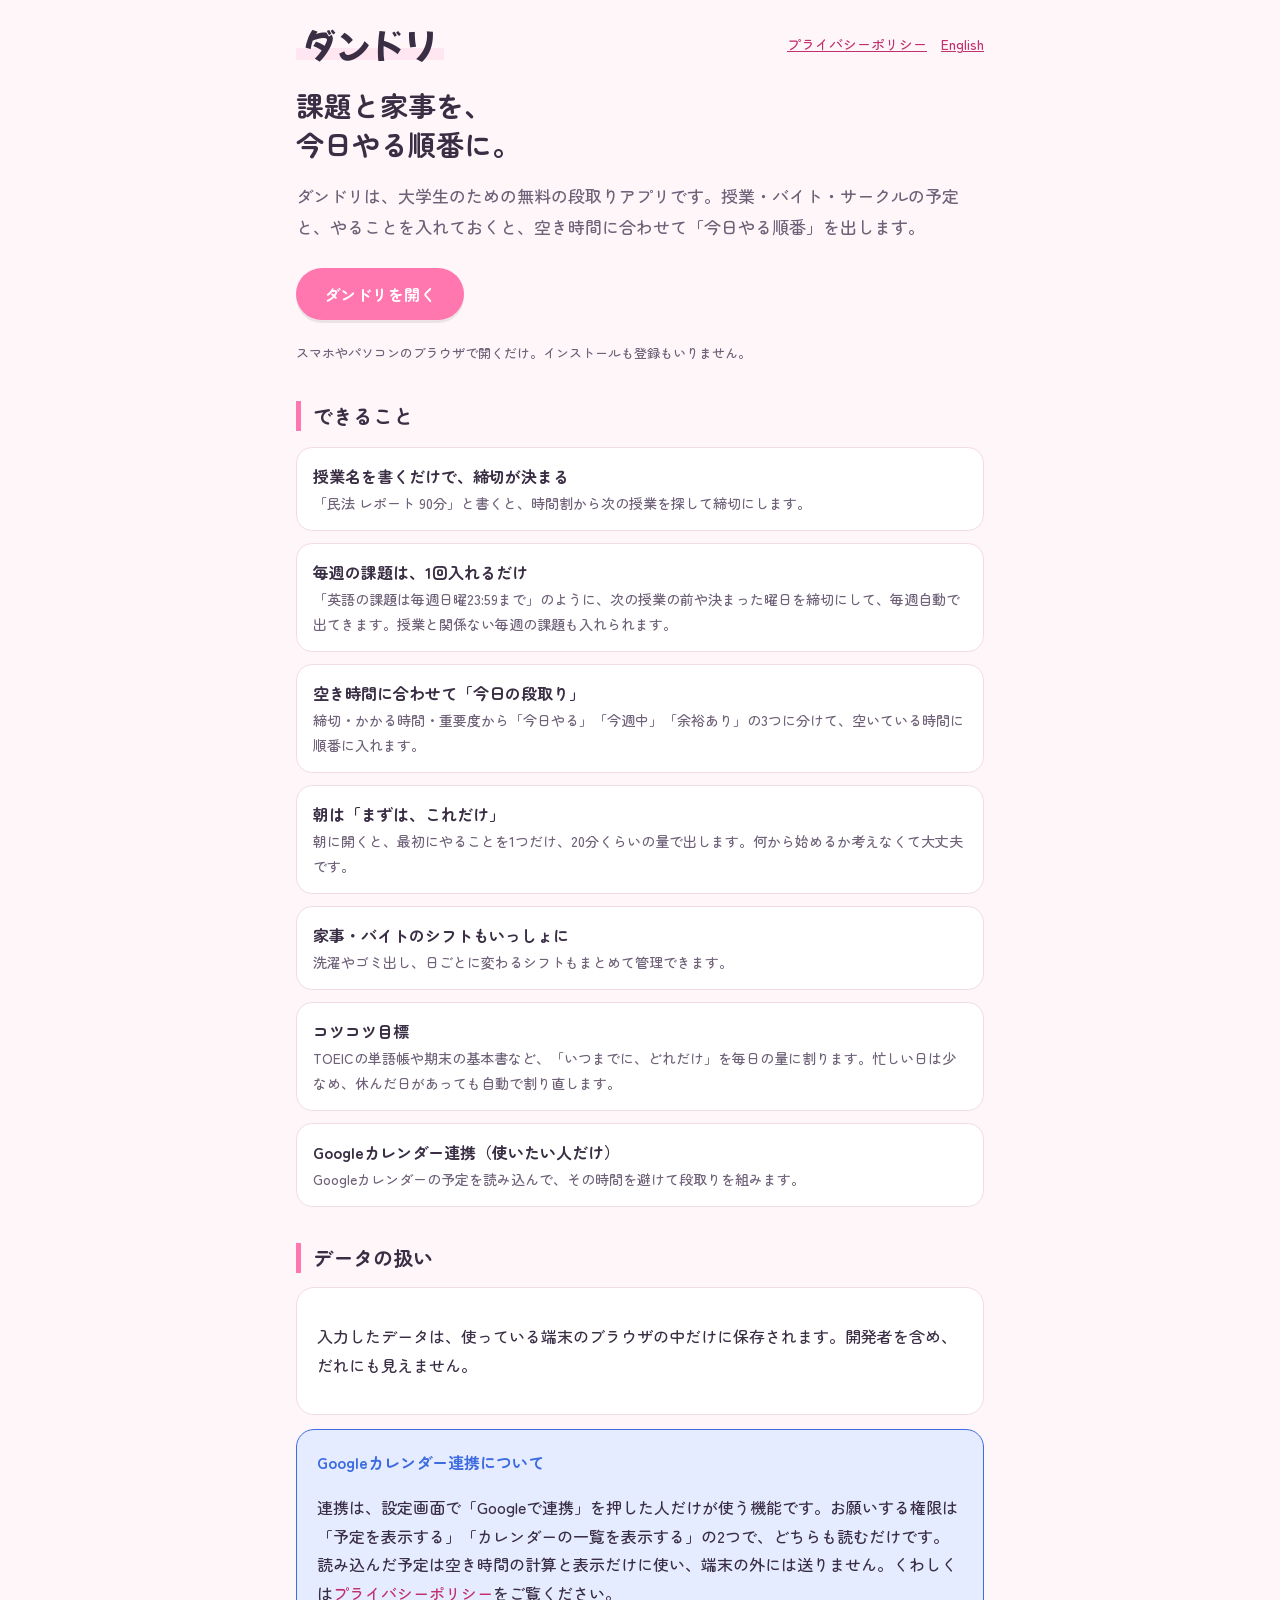
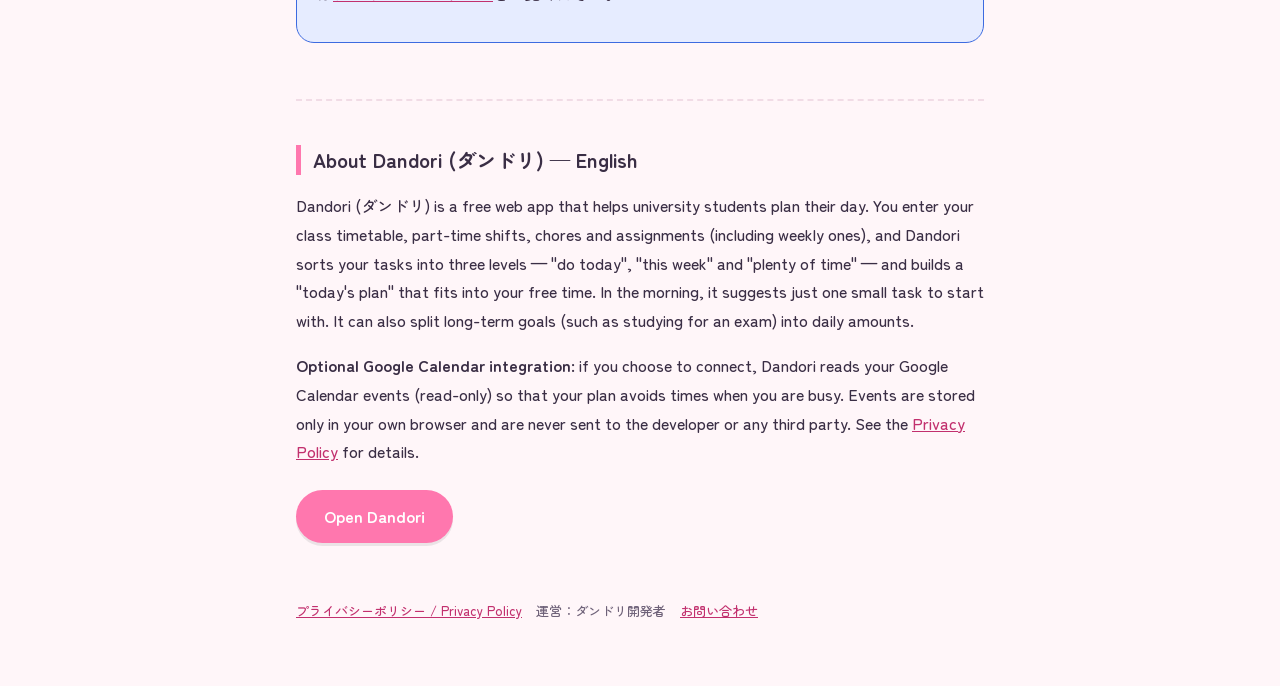
<file: about.html>
<!doctype html>
<html lang="ja">
<head>
<meta charset="utf-8">
<meta name="viewport" content="width=device-width,initial-scale=1">
<title>ダンドリについて｜大学生のための段取りアプリ</title>
<meta name="description" content="ダンドリは、課題・家事・バイトのシフトをまとめて、空き時間から「今日やる順番」を出す、大学生のための無料の段取りアプリです。">
<link rel="icon" href="favicon-32.png" sizes="32x32" type="image/png">
<meta property="og:title" content="ダンドリ｜課題と家事を、今日やる順番に。">
<meta property="og:image" content="og-image.png">
<link rel="preconnect" href="https://fonts.googleapis.com">
<link rel="preconnect" href="https://fonts.gstatic.com" crossorigin>
<link rel="stylesheet" href="https://fonts.googleapis.com/css2?family=Mochiy+Pop+One&family=Zen+Maru+Gothic:wght@500;700&display=swap">
<link rel="stylesheet" href="page.css">
</head>
<body>
<div class="wrap">
<div class="top"><a class="logo" href="./">ダンドリ</a><nav><a href="privacy.html">プライバシーポリシー</a><a href="#en">English</a></nav></div>

<h1>課題と家事を、<br>今日やる順番に。</h1>
<p class="lead">ダンドリは、大学生のための無料の段取りアプリです。授業・バイト・サークルの予定と、やることを入れておくと、空き時間に合わせて「今日やる順番」を出します。</p>
<a class="cta" href="./">ダンドリを開く</a>
<p class="note">スマホやパソコンのブラウザで開くだけ。インストールも登録もいりません。</p>

<h2>できること</h2>
<ul class="feat">
<li><b>授業名を書くだけで、締切が決まる</b><span>「民法 レポート 90分」と書くと、時間割から次の授業を探して締切にします。</span></li>
<li><b>毎週の課題は、1回入れるだけ</b><span>「英語の課題は毎週日曜23:59まで」のように、次の授業の前や決まった曜日を締切にして、毎週自動で出てきます。授業と関係ない毎週の課題も入れられます。</span></li>
<li><b>空き時間に合わせて「今日の段取り」</b><span>締切・かかる時間・重要度から「今日やる」「今週中」「余裕あり」の3つに分けて、空いている時間に順番に入れます。</span></li>
<li><b>朝は「まずは、これだけ」</b><span>朝に開くと、最初にやることを1つだけ、20分くらいの量で出します。何から始めるか考えなくて大丈夫です。</span></li>
<li><b>家事・バイトのシフトもいっしょに</b><span>洗濯やゴミ出し、日ごとに変わるシフトもまとめて管理できます。</span></li>
<li><b>コツコツ目標</b><span>TOEICの単語帳や期末の基本書など、「いつまでに、どれだけ」を毎日の量に割ります。忙しい日は少なめ、休んだ日があっても自動で割り直します。</span></li>
<li><b>Googleカレンダー連携（使いたい人だけ）</b><span>Googleカレンダーの予定を読み込んで、その時間を避けて段取りを組みます。</span></li>
</ul>

<h2>データの扱い</h2>
<div class="card">
<p>入力したデータは、使っている端末のブラウザの中だけに保存されます。開発者を含め、だれにも見えません。</p>
</div>
<div class="card g">
<h3>Googleカレンダー連携について</h3>
<p>連携は、設定画面で「Googleで連携」を押した人だけが使う機能です。お願いする権限は「予定を表示する」「カレンダーの一覧を表示する」の2つで、どちらも読むだけです。読み込んだ予定は空き時間の計算と表示だけに使い、端末の外には送りません。くわしくは<a href="privacy.html#google">プライバシーポリシー</a>をご覧ください。</p>
</div>

<section class="en" id="en" lang="en">
<h2>About Dandori (ダンドリ) — English</h2>
<p>Dandori (ダンドリ) is a free web app that helps university students plan their day. You enter your class timetable, part-time shifts, chores and assignments (including weekly ones), and Dandori sorts your tasks into three levels — "do today", "this week" and "plenty of time" — and builds a "today's plan" that fits into your free time. In the morning, it suggests just one small task to start with. It can also split long-term goals (such as studying for an exam) into daily amounts.</p>
<p><b>Optional Google Calendar integration:</b> if you choose to connect, Dandori reads your Google Calendar events (read-only) so that your plan avoids times when you are busy. Events are stored only in your own browser and are never sent to the developer or any third party. See the <a href="privacy.html#en">Privacy Policy</a> for details.</p>
<a class="cta" href="./">Open Dandori</a>
</section>

<footer><a href="privacy.html">プライバシーポリシー / Privacy Policy</a><span>運営：ダンドリ開発者</span><span><a href="https://forms.gle/vNWosybxXnKr1gSEA" target="_blank" rel="noopener">お問い合わせ</a></span></footer>
</div>
</body>
</html>
</file>
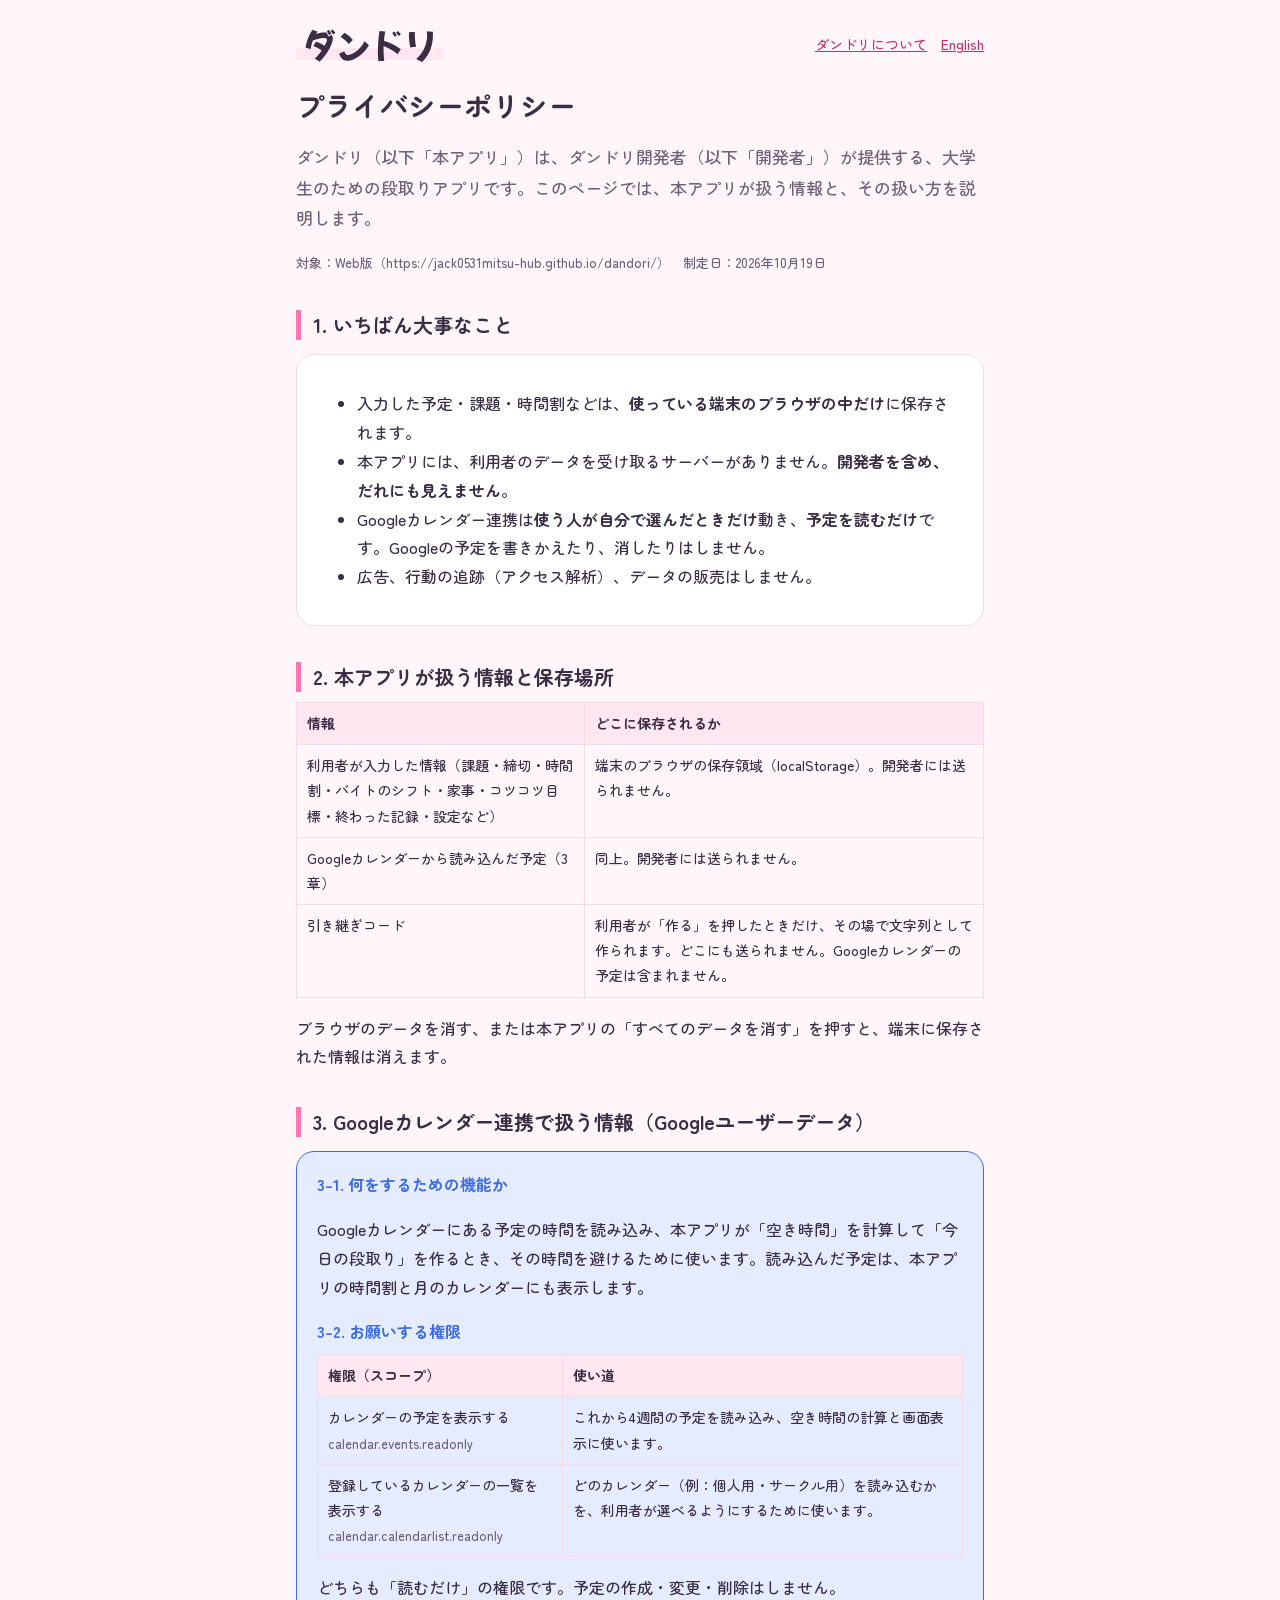
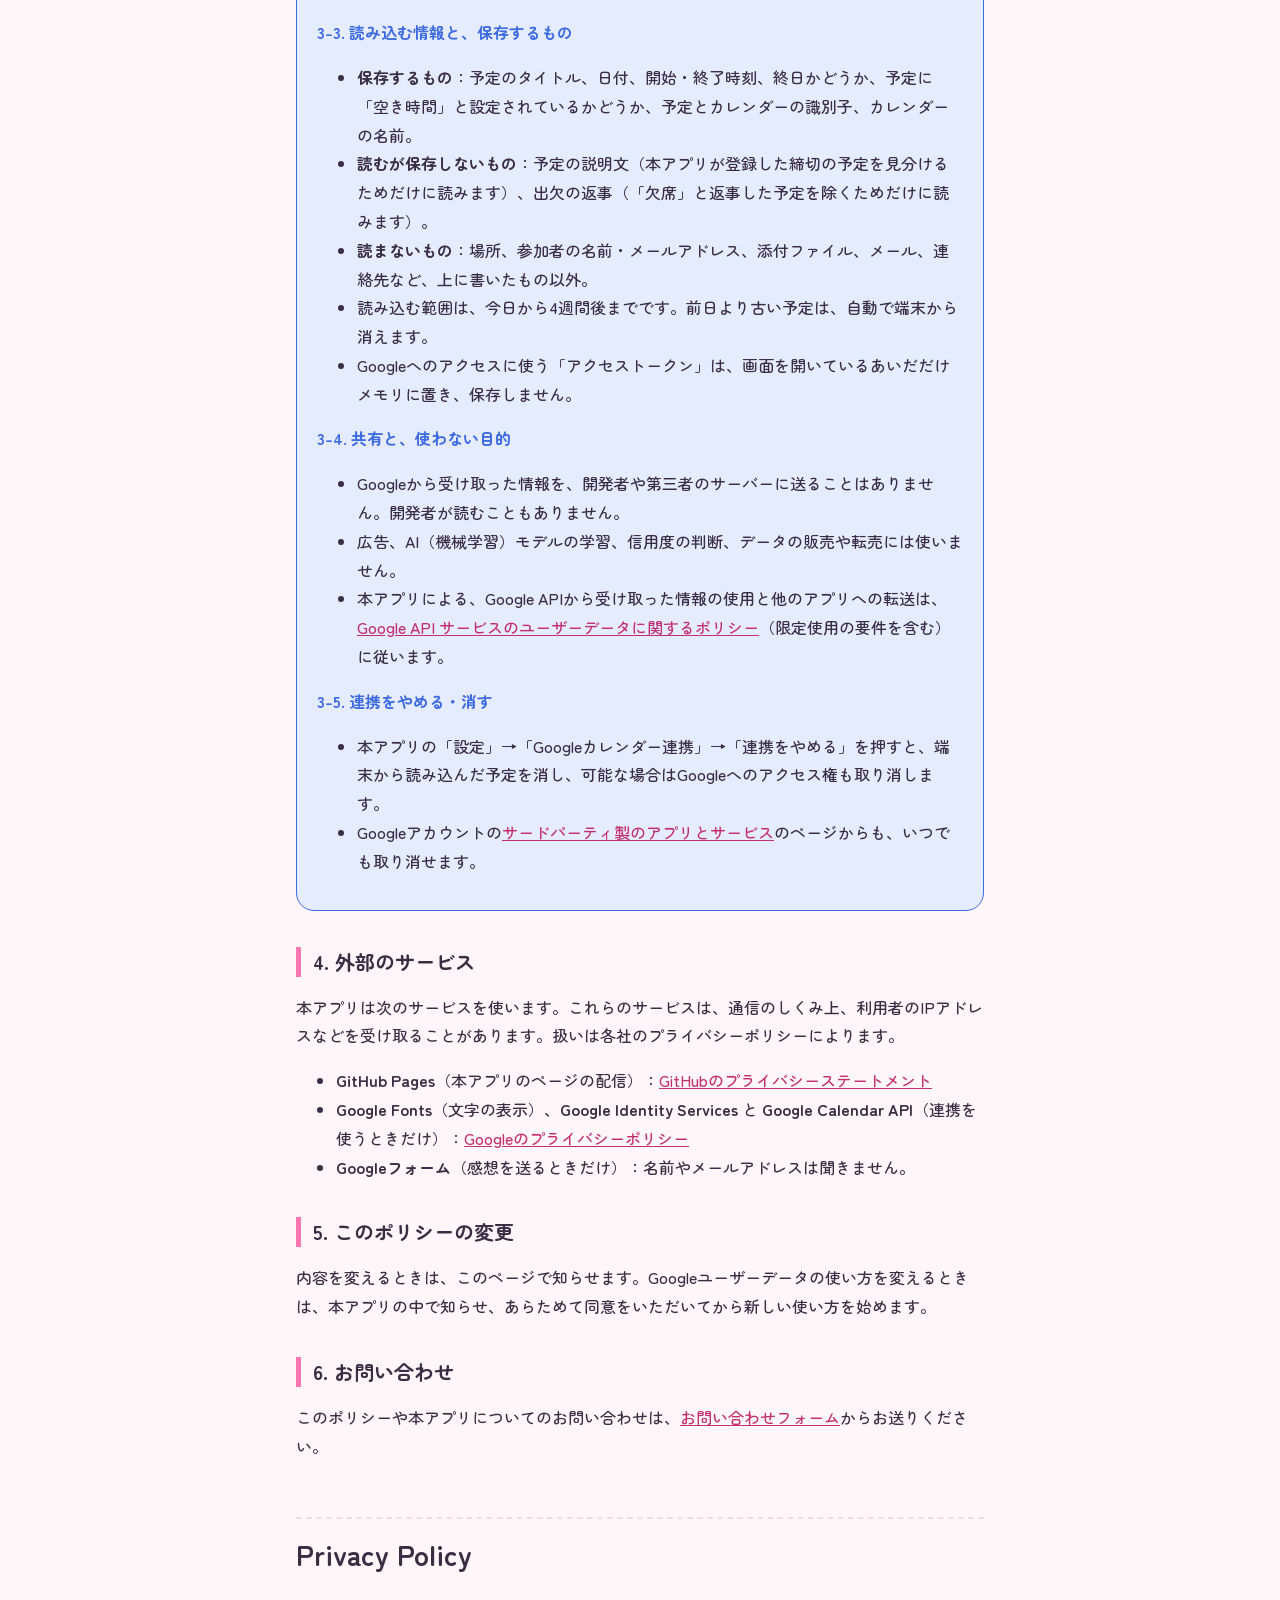
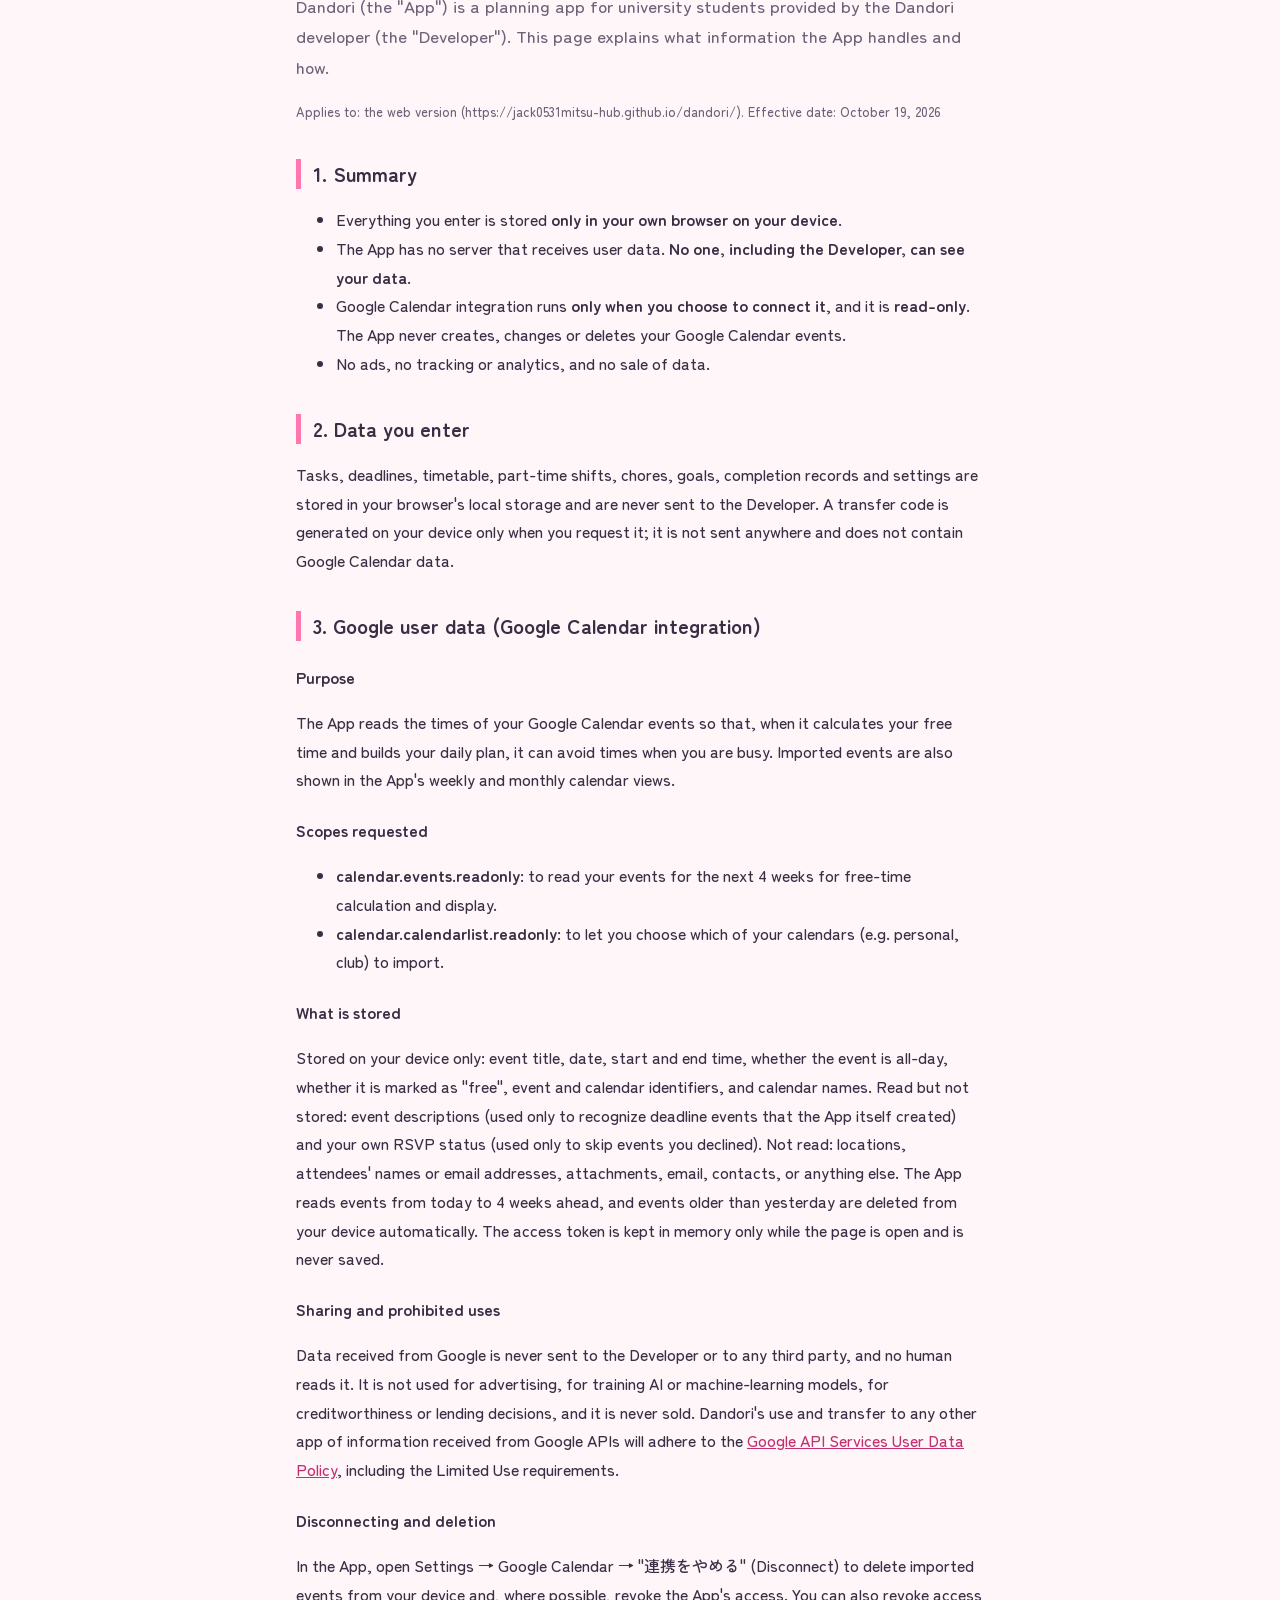
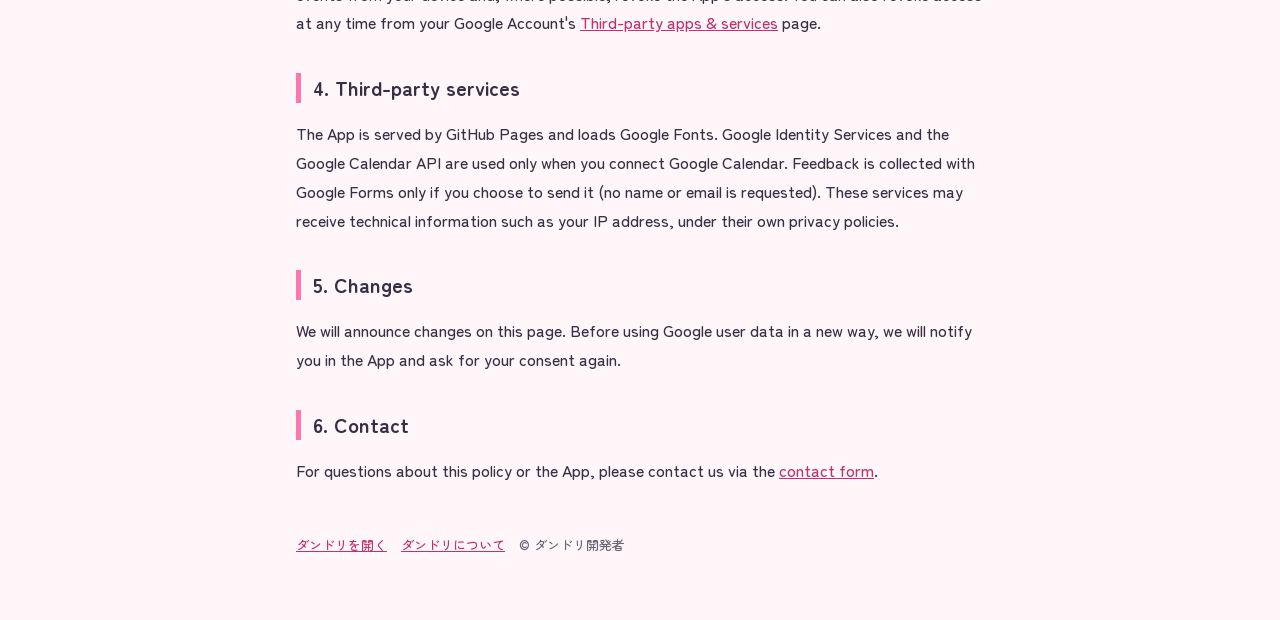
<file: privacy.html>
<!doctype html>
<html lang="ja">
<head>
<meta charset="utf-8">
<meta name="viewport" content="width=device-width,initial-scale=1">
<title>プライバシーポリシー｜ダンドリ</title>
<meta name="description" content="大学生のための段取りアプリ「ダンドリ」のプライバシーポリシー（Googleカレンダー連携の扱いを含む）。">
<link rel="icon" href="favicon-32.png" sizes="32x32" type="image/png">
<link rel="preconnect" href="https://fonts.googleapis.com">
<link rel="preconnect" href="https://fonts.gstatic.com" crossorigin>
<link rel="stylesheet" href="https://fonts.googleapis.com/css2?family=Mochiy+Pop+One&family=Zen+Maru+Gothic:wght@500;700&display=swap">
<link rel="stylesheet" href="page.css">
</head>
<body>
<div class="wrap">
<div class="top"><a class="logo" href="./">ダンドリ</a><nav><a href="about.html">ダンドリについて</a><a href="#en">English</a></nav></div>

<h1>プライバシーポリシー</h1>
<p class="lead">ダンドリ（以下「本アプリ」）は、ダンドリ開発者（以下「開発者」）が提供する、大学生のための段取りアプリです。このページでは、本アプリが扱う情報と、その扱い方を説明します。</p>
<p class="note">対象：Web版（https://jack0531mitsu-hub.github.io/dandori/）　制定日：2026年10月19日</p>

<h2>1. いちばん大事なこと</h2>
<div class="card">
<ul>
<li>入力した予定・課題・時間割などは、<b>使っている端末のブラウザの中だけ</b>に保存されます。</li>
<li>本アプリには、利用者のデータを受け取るサーバーがありません。<b>開発者を含め、だれにも見えません</b>。</li>
<li>Googleカレンダー連携は<b>使う人が自分で選んだときだけ</b>動き、<b>予定を読むだけ</b>です。Googleの予定を書きかえたり、消したりはしません。</li>
<li>広告、行動の追跡（アクセス解析）、データの販売はしません。</li>
</ul>
</div>

<h2>2. 本アプリが扱う情報と保存場所</h2>
<table>
<tr><th>情報</th><th>どこに保存されるか</th></tr>
<tr><td>利用者が入力した情報（課題・締切・時間割・バイトのシフト・家事・コツコツ目標・終わった記録・設定など）</td><td>端末のブラウザの保存領域（localStorage）。開発者には送られません。</td></tr>
<tr><td>Googleカレンダーから読み込んだ予定（3章）</td><td>同上。開発者には送られません。</td></tr>
<tr><td>引き継ぎコード</td><td>利用者が「作る」を押したときだけ、その場で文字列として作られます。どこにも送られません。Googleカレンダーの予定は含まれません。</td></tr>
</table>
<p>ブラウザのデータを消す、または本アプリの「すべてのデータを消す」を押すと、端末に保存された情報は消えます。</p>

<h2 id="google">3. Googleカレンダー連携で扱う情報（Googleユーザーデータ）</h2>
<div class="card g">
<h3>3-1. 何をするための機能か</h3>
<p>Googleカレンダーにある予定の時間を読み込み、本アプリが「空き時間」を計算して「今日の段取り」を作るとき、その時間を避けるために使います。読み込んだ予定は、本アプリの時間割と月のカレンダーにも表示します。</p>

<h3>3-2. お願いする権限</h3>
<table>
<tr><th>権限（スコープ）</th><th>使い道</th></tr>
<tr><td>カレンダーの予定を表示する<br><span class="note">calendar.events.readonly</span></td><td>これから4週間の予定を読み込み、空き時間の計算と画面表示に使います。</td></tr>
<tr><td>登録しているカレンダーの一覧を表示する<br><span class="note">calendar.calendarlist.readonly</span></td><td>どのカレンダー（例：個人用・サークル用）を読み込むかを、利用者が選べるようにするために使います。</td></tr>
</table>
<p>どちらも「読むだけ」の権限です。予定の作成・変更・削除はしません。</p>

<h3>3-3. 読み込む情報と、保存するもの</h3>
<ul>
<li><b>保存するもの</b>：予定のタイトル、日付、開始・終了時刻、終日かどうか、予定に「空き時間」と設定されているかどうか、予定とカレンダーの識別子、カレンダーの名前。</li>
<li><b>読むが保存しないもの</b>：予定の説明文（本アプリが登録した締切の予定を見分けるためだけに読みます）、出欠の返事（「欠席」と返事した予定を除くためだけに読みます）。</li>
<li><b>読まないもの</b>：場所、参加者の名前・メールアドレス、添付ファイル、メール、連絡先など、上に書いたもの以外。</li>
<li>読み込む範囲は、今日から4週間後までです。前日より古い予定は、自動で端末から消えます。</li>
<li>Googleへのアクセスに使う「アクセストークン」は、画面を開いているあいだだけメモリに置き、保存しません。</li>
</ul>

<h3>3-4. 共有と、使わない目的</h3>
<ul>
<li>Googleから受け取った情報を、開発者や第三者のサーバーに送ることはありません。開発者が読むこともありません。</li>
<li>広告、AI（機械学習）モデルの学習、信用度の判断、データの販売や転売には使いません。</li>
<li>本アプリによる、Google APIから受け取った情報の使用と他のアプリへの転送は、<a href="https://developers.google.com/terms/api-services-user-data-policy" target="_blank" rel="noopener">Google API サービスのユーザーデータに関するポリシー</a>（限定使用の要件を含む）に従います。</li>
</ul>

<h3>3-5. 連携をやめる・消す</h3>
<ul>
<li>本アプリの「設定」→「Googleカレンダー連携」→「連携をやめる」を押すと、端末から読み込んだ予定を消し、可能な場合はGoogleへのアクセス権も取り消します。</li>
<li>Googleアカウントの<a href="https://myaccount.google.com/permissions" target="_blank" rel="noopener">サードパーティ製のアプリとサービス</a>のページからも、いつでも取り消せます。</li>
</ul>
</div>

<h2>4. 外部のサービス</h2>
<p>本アプリは次のサービスを使います。これらのサービスは、通信のしくみ上、利用者のIPアドレスなどを受け取ることがあります。扱いは各社のプライバシーポリシーによります。</p>
<ul>
<li><b>GitHub Pages</b>（本アプリのページの配信）：<a href="https://docs.github.com/ja/site-policy/privacy-policies/github-general-privacy-statement" target="_blank" rel="noopener">GitHubのプライバシーステートメント</a></li>
<li><b>Google Fonts</b>（文字の表示）、<b>Google Identity Services</b> と <b>Google Calendar API</b>（連携を使うときだけ）：<a href="https://policies.google.com/privacy?hl=ja" target="_blank" rel="noopener">Googleのプライバシーポリシー</a></li>
<li><b>Googleフォーム</b>（感想を送るときだけ）：名前やメールアドレスは聞きません。</li>
</ul>

<h2>5. このポリシーの変更</h2>
<p>内容を変えるときは、このページで知らせます。Googleユーザーデータの使い方を変えるときは、本アプリの中で知らせ、あらためて同意をいただいてから新しい使い方を始めます。</p>

<h2>6. お問い合わせ</h2>
<p>このポリシーや本アプリについてのお問い合わせは、<a href="https://forms.gle/vNWosybxXnKr1gSEA" target="_blank" rel="noopener">お問い合わせフォーム</a>からお送りください。</p>

<section class="en" id="en" lang="en">
<h1>Privacy Policy</h1>
<p class="lead">Dandori (the "App") is a planning app for university students provided by the Dandori developer (the "Developer"). This page explains what information the App handles and how.</p>
<p class="note">Applies to: the web version (https://jack0531mitsu-hub.github.io/dandori/). Effective date: October 19, 2026</p>

<h2>1. Summary</h2>
<ul>
<li>Everything you enter is stored <b>only in your own browser on your device</b>.</li>
<li>The App has no server that receives user data. <b>No one, including the Developer, can see your data.</b></li>
<li>Google Calendar integration runs <b>only when you choose to connect it</b>, and it is <b>read-only</b>. The App never creates, changes or deletes your Google Calendar events.</li>
<li>No ads, no tracking or analytics, and no sale of data.</li>
</ul>

<h2>2. Data you enter</h2>
<p>Tasks, deadlines, timetable, part-time shifts, chores, goals, completion records and settings are stored in your browser's local storage and are never sent to the Developer. A transfer code is generated on your device only when you request it; it is not sent anywhere and does not contain Google Calendar data.</p>

<h2>3. Google user data (Google Calendar integration)</h2>
<h3>Purpose</h3>
<p>The App reads the times of your Google Calendar events so that, when it calculates your free time and builds your daily plan, it can avoid times when you are busy. Imported events are also shown in the App's weekly and monthly calendar views.</p>
<h3>Scopes requested</h3>
<ul>
<li><b>calendar.events.readonly</b>: to read your events for the next 4 weeks for free-time calculation and display.</li>
<li><b>calendar.calendarlist.readonly</b>: to let you choose which of your calendars (e.g. personal, club) to import.</li>
</ul>
<h3>What is stored</h3>
<p>Stored on your device only: event title, date, start and end time, whether the event is all-day, whether it is marked as "free", event and calendar identifiers, and calendar names. Read but not stored: event descriptions (used only to recognize deadline events that the App itself created) and your own RSVP status (used only to skip events you declined). Not read: locations, attendees' names or email addresses, attachments, email, contacts, or anything else. The App reads events from today to 4 weeks ahead, and events older than yesterday are deleted from your device automatically. The access token is kept in memory only while the page is open and is never saved.</p>
<h3>Sharing and prohibited uses</h3>
<p>Data received from Google is never sent to the Developer or to any third party, and no human reads it. It is not used for advertising, for training AI or machine-learning models, for creditworthiness or lending decisions, and it is never sold. Dandori's use and transfer to any other app of information received from Google APIs will adhere to the <a href="https://developers.google.com/terms/api-services-user-data-policy" target="_blank" rel="noopener">Google API Services User Data Policy</a>, including the Limited Use requirements.</p>
<h3>Disconnecting and deletion</h3>
<p>In the App, open Settings → Google Calendar → "連携をやめる" (Disconnect) to delete imported events from your device and, where possible, revoke the App's access. You can also revoke access at any time from your Google Account's <a href="https://myaccount.google.com/permissions" target="_blank" rel="noopener">Third-party apps &amp; services</a> page.</p>

<h2>4. Third-party services</h2>
<p>The App is served by GitHub Pages and loads Google Fonts. Google Identity Services and the Google Calendar API are used only when you connect Google Calendar. Feedback is collected with Google Forms only if you choose to send it (no name or email is requested). These services may receive technical information such as your IP address, under their own privacy policies.</p>

<h2>5. Changes</h2>
<p>We will announce changes on this page. Before using Google user data in a new way, we will notify you in the App and ask for your consent again.</p>

<h2>6. Contact</h2>
<p>For questions about this policy or the App, please contact us via the <a href="https://forms.gle/vNWosybxXnKr1gSEA" target="_blank" rel="noopener">contact form</a>.</p>
</section>

<footer><a href="./">ダンドリを開く</a><a href="about.html">ダンドリについて</a><span>© ダンドリ開発者</span></footer>
</div>
</body>
</html>
</file>
<file: page.css>
:root{--bg:#FFF6F9;--card:#FFFFFF;--ink:#3A2E45;--ink-2:#6E6178;--line:#F1DCE6;--acc:#FF77AE;--acc-ink:#C2306E;--soft:#FFE6F0;--gc:#3D6BE0;--gc-soft:#E6ECFF}
@media (prefers-color-scheme: dark){:root:not([data-theme="light"]){--bg:#18131F;--card:#231C2D;--ink:#EDE6F2;--ink-2:#B5A9C0;--line:#3A2F47;--acc:#FF8FBE;--acc-ink:#FF9FC8;--soft:#3A2233;--gc:#A3B9FF;--gc-soft:#222B45}}
:root[data-theme="dark"]{--bg:#18131F;--card:#231C2D;--ink:#EDE6F2;--ink-2:#B5A9C0;--line:#3A2F47;--acc:#FF8FBE;--acc-ink:#FF9FC8;--soft:#3A2233;--gc:#A3B9FF;--gc-soft:#222B45}
*{box-sizing:border-box}
html{-webkit-text-size-adjust:100%}
body{margin:0;background:var(--bg);color:var(--ink);font-family:"Zen Maru Gothic","Hiragino Maru Gothic ProN","Hiragino Sans",sans-serif;font-weight:500;line-height:1.8;font-size:16px}
.wrap{max-width:720px;margin:0 auto;padding:28px 16px 64px}
a{color:var(--acc-ink)}
.logo{font-family:"Mochiy Pop One",sans-serif;font-size:34px;line-height:1;display:inline-block;background:linear-gradient(transparent 58%,var(--soft) 58%,var(--soft) 94%,transparent 94%);padding:0 6px;text-decoration:none;color:var(--ink)}
.top{display:flex;align-items:center;justify-content:space-between;gap:12px;margin-bottom:24px}
.top nav{display:flex;gap:14px;font-size:14px}
h1{font-size:28px;line-height:1.4;margin:8px 0 12px}
h2{font-size:20px;line-height:1.5;margin:36px 0 10px;padding-left:12px;border-left:5px solid var(--acc)}
h3{font-size:16px;margin:22px 0 6px}
p,li{color:var(--ink)}
.lead{font-size:17px;color:var(--ink-2)}
.card{background:var(--card);border:1px solid var(--line);border-radius:18px;padding:18px 20px;margin:14px 0}
.feat{display:grid;gap:12px;padding:0;margin:16px 0;list-style:none}
.feat li{background:var(--card);border:1px solid var(--line);border-radius:16px;padding:14px 16px}
.feat b{display:block;font-size:16px}
.feat span{display:block;font-size:14px;color:var(--ink-2)}
.cta{display:inline-block;background:var(--acc);color:#fff;text-decoration:none;font-weight:700;border-radius:999px;padding:12px 28px;margin:8px 0;box-shadow:0 3px 0 rgba(0,0,0,.08)}
.g{border-color:var(--gc);background:var(--gc-soft)}
.g h3{margin-top:0;color:var(--gc)}
table{border-collapse:collapse;width:100%;font-size:14px;margin:8px 0}
th,td{border:1px solid var(--line);padding:8px 10px;text-align:left;vertical-align:top}
th{background:var(--soft);font-weight:700;white-space:nowrap}
.note{font-size:13px;color:var(--ink-2)}
.en{margin-top:56px;padding-top:8px;border-top:2px dashed var(--line)}
footer{margin-top:48px;font-size:13px;color:var(--ink-2);display:flex;flex-wrap:wrap;gap:14px}
@media (max-width:480px){h1{font-size:24px}.logo{font-size:28px}table{font-size:13px}th{white-space:normal}}
</file>
